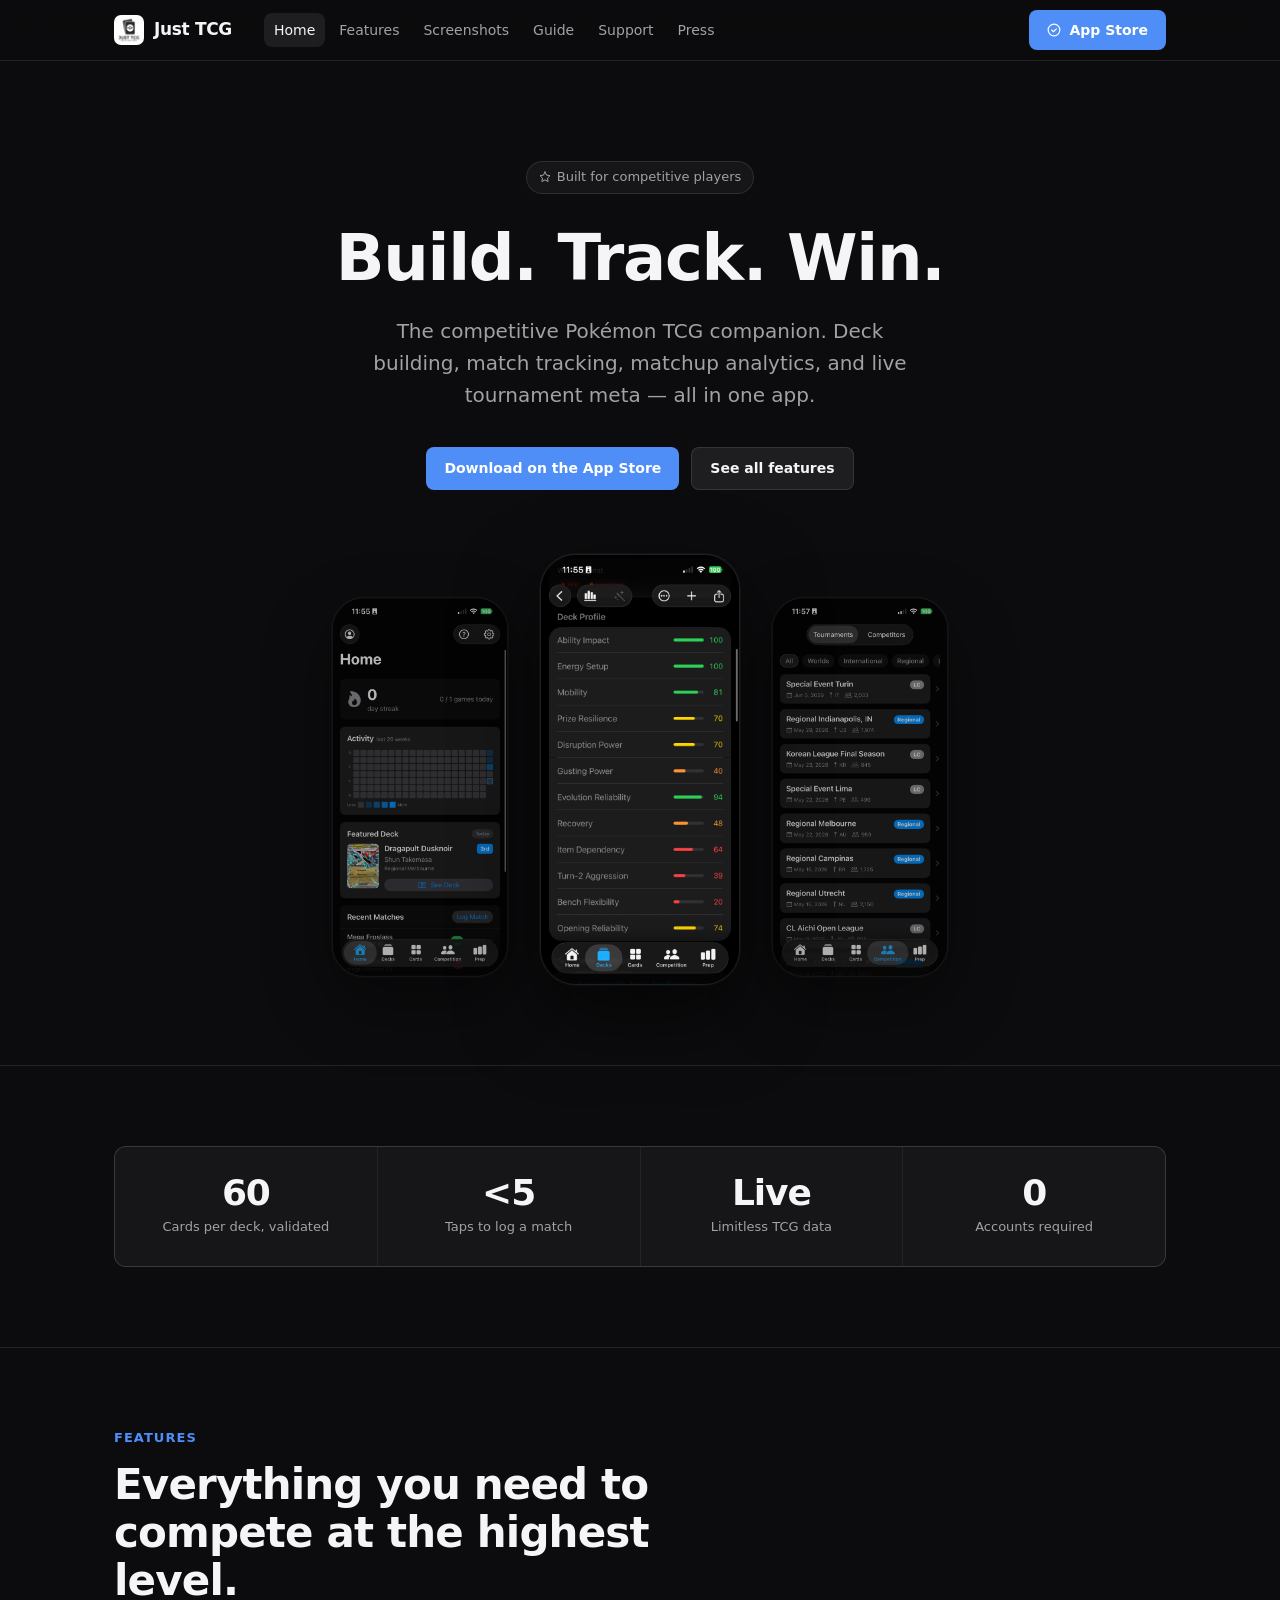
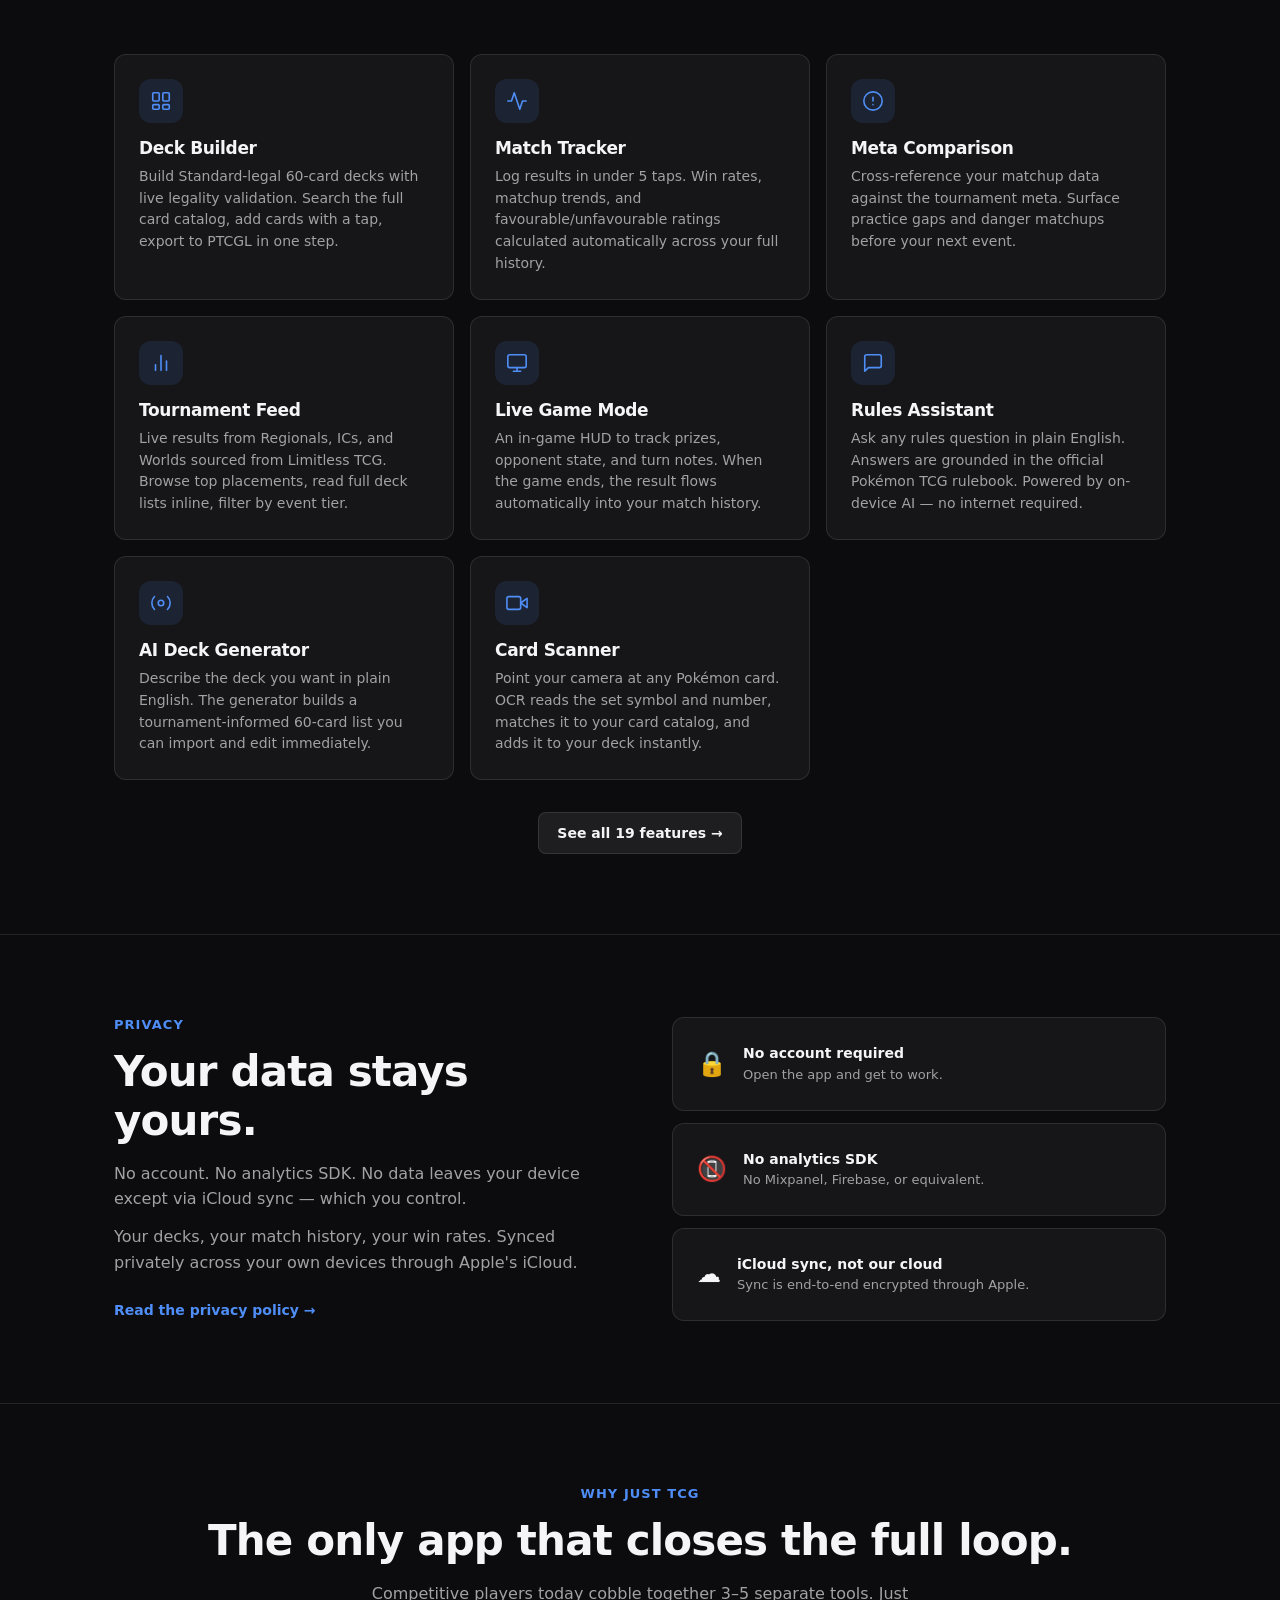
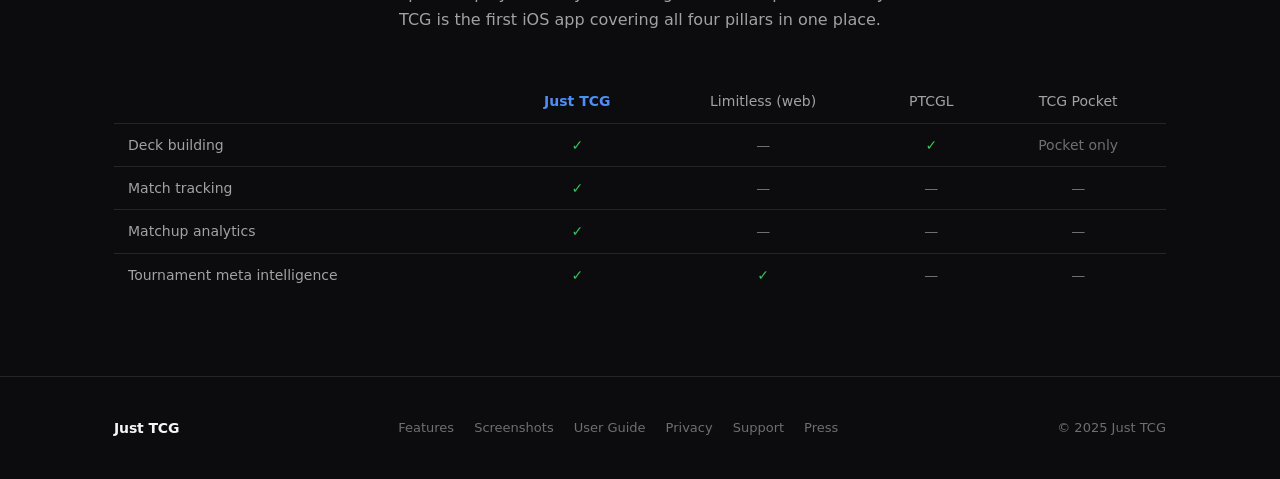
<file: docs/index.html>
<!DOCTYPE html>
<html lang="en">
<head>
  <meta charset="UTF-8">
  <meta name="viewport" content="width=device-width, initial-scale=1.0">
  <title>Just TCG — Competitive Pokémon TCG Companion</title>
  <meta name="description" content="Build decks, track matches, understand your matchups, and follow the tournament meta. Just TCG is the competitive Pokémon TCG companion for iOS.">
  <link rel="icon" type="image/png" href="assets/icon.png">
  <link rel="stylesheet" href="css/style.css">
</head>
<body>

<nav class="nav">
  <div class="nav-inner">
    <a class="nav-logo" href="index.html">
      <img src="assets/icon.png" alt="Just TCG icon">
      Just TCG
    </a>
    <div class="nav-links">
      <a href="index.html" class="active">Home</a>
      <a href="features.html">Features</a>
      <a href="screenshots.html">Screenshots</a>
      <a href="guide.html">Guide</a>
      <a href="support.html">Support</a>
      <a href="press.html">Press</a>
    </div>
    <div class="nav-cta">
      <a href="#" class="btn btn-primary">
        <svg width="14" height="14" viewBox="0 0 24 24" fill="none" stroke="currentColor" stroke-width="2" stroke-linecap="round" stroke-linejoin="round"><path d="M12 2a10 10 0 1 0 0 20A10 10 0 0 0 12 2z"/><path d="M8 12l3 3 5-5"/></svg>
        App Store
      </a>
    </div>
  </div>
</nav>

<!-- HERO -->
<section class="hero">
  <div class="container">
    <div class="hero-badge">
      <svg width="12" height="12" viewBox="0 0 24 24" fill="none" stroke="currentColor" stroke-width="2" stroke-linecap="round" stroke-linejoin="round"><polygon points="12 2 15.09 8.26 22 9.27 17 14.14 18.18 21.02 12 17.77 5.82 21.02 7 14.14 2 9.27 8.91 8.26 12 2"/></svg>
      Built for competitive players
    </div>
    <h1>Build. Track. Win.</h1>
    <p class="hero-sub">The competitive Pokémon TCG companion. Deck building, match tracking, matchup analytics, and live tournament meta — all in one app.</p>
    <div class="hero-actions">
      <a href="#" class="btn btn-primary">Download on the App Store</a>
      <a href="features.html" class="btn btn-secondary">See all features</a>
    </div>

    <!-- Phone screenshots -->
    <div class="phone-wrap">

      <div class="phone-screenshot">
        <img src="assets/screenshots/home.PNG" alt="Home dashboard">
      </div>

      <div class="phone-screenshot phone-screenshot--center">
        <img src="assets/screenshots/deck-stats.PNG" alt="Deck stats">
      </div>

      <div class="phone-screenshot">
        <img src="assets/screenshots/tournaments.PNG" alt="Tournament feed">
      </div>

    </div>
  </div>
</section>

<div class="divider"></div>

<!-- STATS -->
<section>
  <div class="container">
    <div class="stats-row">
      <div class="stat-item">
        <div class="stat-num">60</div>
        <div class="stat-label">Cards per deck, validated</div>
      </div>
      <div class="stat-item">
        <div class="stat-num">&lt;5</div>
        <div class="stat-label">Taps to log a match</div>
      </div>
      <div class="stat-item">
        <div class="stat-num">Live</div>
        <div class="stat-label">Limitless TCG data</div>
      </div>
      <div class="stat-item">
        <div class="stat-num">0</div>
        <div class="stat-label">Accounts required</div>
      </div>
    </div>
  </div>
</section>

<div class="divider"></div>

<!-- FEATURE HIGHLIGHTS -->
<section>
  <div class="container">
    <div class="section-label">Features</div>
    <h2 style="max-width:560px;margin-bottom:48px;">Everything you need to compete at the highest level.</h2>
    <div class="feature-grid">

      <div class="card">
        <div class="feature-icon">
          <svg viewBox="0 0 24 24"><rect x="3" y="3" width="7" height="9" rx="1"/><rect x="14" y="3" width="7" height="9" rx="1"/><rect x="3" y="16" width="7" height="5" rx="1"/><rect x="14" y="16" width="7" height="5" rx="1"/></svg>
        </div>
        <h3>Deck Builder</h3>
        <p>Build Standard-legal 60-card decks with live legality validation. Search the full card catalog, add cards with a tap, export to PTCGL in one step.</p>
      </div>

      <div class="card">
        <div class="feature-icon">
          <svg viewBox="0 0 24 24"><polyline points="22 12 18 12 15 21 9 3 6 12 2 12"/></svg>
        </div>
        <h3>Match Tracker</h3>
        <p>Log results in under 5 taps. Win rates, matchup trends, and favourable/unfavourable ratings calculated automatically across your full history.</p>
      </div>

      <div class="card">
        <div class="feature-icon">
          <svg viewBox="0 0 24 24"><circle cx="12" cy="12" r="10"/><line x1="12" y1="8" x2="12" y2="12"/><line x1="12" y1="16" x2="12.01" y2="16"/></svg>
        </div>
        <h3>Meta Comparison</h3>
        <p>Cross-reference your matchup data against the tournament meta. Surface practice gaps and danger matchups before your next event.</p>
      </div>

      <div class="card">
        <div class="feature-icon">
          <svg viewBox="0 0 24 24"><path d="M18 20V10"/><path d="M12 20V4"/><path d="M6 20v-6"/></svg>
        </div>
        <h3>Tournament Feed</h3>
        <p>Live results from Regionals, ICs, and Worlds sourced from Limitless TCG. Browse top placements, read full deck lists inline, filter by event tier.</p>
      </div>

      <div class="card">
        <div class="feature-icon">
          <svg viewBox="0 0 24 24"><rect x="2" y="3" width="20" height="14" rx="2"/><line x1="8" y1="21" x2="16" y2="21"/><line x1="12" y1="17" x2="12" y2="21"/></svg>
        </div>
        <h3>Live Game Mode</h3>
        <p>An in-game HUD to track prizes, opponent state, and turn notes. When the game ends, the result flows automatically into your match history.</p>
      </div>

      <div class="card">
        <div class="feature-icon">
          <svg viewBox="0 0 24 24"><path d="M21 15a2 2 0 0 1-2 2H7l-4 4V5a2 2 0 0 1 2-2h14a2 2 0 0 1 2 2z"/></svg>
        </div>
        <h3>Rules Assistant</h3>
        <p>Ask any rules question in plain English. Answers are grounded in the official Pokémon TCG rulebook. Powered by on-device AI — no internet required.</p>
      </div>

      <div class="card">
        <div class="feature-icon">
          <svg viewBox="0 0 24 24"><circle cx="12" cy="12" r="3"/><path d="M19.07 4.93a10 10 0 0 1 0 14.14"/><path d="M4.93 4.93a10 10 0 0 0 0 14.14"/></svg>
        </div>
        <h3>AI Deck Generator</h3>
        <p>Describe the deck you want in plain English. The generator builds a tournament-informed 60-card list you can import and edit immediately.</p>
      </div>

      <div class="card">
        <div class="feature-icon">
          <svg viewBox="0 0 24 24"><path d="M23 7l-7 5 7 5V7z"/><rect x="1" y="5" width="15" height="14" rx="2"/></svg>
        </div>
        <h3>Card Scanner</h3>
        <p>Point your camera at any Pokémon card. OCR reads the set symbol and number, matches it to your card catalog, and adds it to your deck instantly.</p>
      </div>

    </div>
    <div style="margin-top:32px;text-align:center;">
      <a href="features.html" class="btn btn-secondary">See all 19 features →</a>
    </div>
  </div>
</section>

<div class="divider"></div>

<!-- PRIVACY PITCH -->
<section>
  <div class="container" style="display:grid;grid-template-columns:1fr 1fr;gap:64px;align-items:center;">
    <div>
      <div class="section-label">Privacy</div>
      <h2>Your data stays yours.</h2>
      <p style="margin-top:16px;">No account. No analytics SDK. No data leaves your device except via iCloud sync — which you control.</p>
      <p>Your decks, your match history, your win rates. Synced privately across your own devices through Apple's iCloud.</p>
      <a href="privacy.html" style="display:inline-block;margin-top:24px;color:var(--accent);font-size:14px;font-weight:600;">Read the privacy policy →</a>
    </div>
    <div style="display:flex;flex-direction:column;gap:12px;">
      <div class="card" style="display:flex;align-items:center;gap:16px;">
        <span style="font-size:24px">🔒</span>
        <div>
          <div style="font-size:14px;font-weight:600;color:var(--text);">No account required</div>
          <div style="font-size:13px;color:var(--text-secondary);">Open the app and get to work.</div>
        </div>
      </div>
      <div class="card" style="display:flex;align-items:center;gap:16px;">
        <span style="font-size:24px">📵</span>
        <div>
          <div style="font-size:14px;font-weight:600;color:var(--text);">No analytics SDK</div>
          <div style="font-size:13px;color:var(--text-secondary);">No Mixpanel, Firebase, or equivalent.</div>
        </div>
      </div>
      <div class="card" style="display:flex;align-items:center;gap:16px;">
        <span style="font-size:24px">☁️</span>
        <div>
          <div style="font-size:14px;font-weight:600;color:var(--text);">iCloud sync, not our cloud</div>
          <div style="font-size:13px;color:var(--text-secondary);">Sync is end-to-end encrypted through Apple.</div>
        </div>
      </div>
    </div>
  </div>
</section>

<div class="divider"></div>

<!-- COMPETITIVE LANDSCAPE -->
<section>
  <div class="container text-center">
    <div class="section-label">Why Just TCG</div>
    <h2 style="margin-bottom:16px;">The only app that closes the full loop.</h2>
    <p style="max-width:560px;margin:0 auto 48px;">Competitive players today cobble together 3–5 separate tools. Just TCG is the first iOS app covering all four pillars in one place.</p>
    <div style="overflow-x:auto;">
      <table style="width:100%;border-collapse:collapse;font-size:14px;min-width:560px;">
        <thead>
          <tr style="border-bottom:1px solid var(--border);">
            <th style="text-align:left;padding:10px 14px;color:var(--text-secondary);font-weight:500;"></th>
            <th style="padding:10px 14px;color:var(--accent);font-weight:700;">Just TCG</th>
            <th style="padding:10px 14px;color:var(--text-secondary);font-weight:500;">Limitless (web)</th>
            <th style="padding:10px 14px;color:var(--text-secondary);font-weight:500;">PTCGL</th>
            <th style="padding:10px 14px;color:var(--text-secondary);font-weight:500;">TCG Pocket</th>
          </tr>
        </thead>
        <tbody>
          <tr style="border-bottom:1px solid var(--border);">
            <td style="text-align:left;padding:10px 14px;color:var(--text-secondary);">Deck building</td>
            <td style="text-align:center;padding:10px 14px;color:var(--success);">✓</td>
            <td style="text-align:center;padding:10px 14px;color:var(--text-tertiary);">—</td>
            <td style="text-align:center;padding:10px 14px;color:var(--success);">✓</td>
            <td style="text-align:center;padding:10px 14px;color:var(--text-tertiary);">Pocket only</td>
          </tr>
          <tr style="border-bottom:1px solid var(--border);">
            <td style="text-align:left;padding:10px 14px;color:var(--text-secondary);">Match tracking</td>
            <td style="text-align:center;padding:10px 14px;color:var(--success);">✓</td>
            <td style="text-align:center;padding:10px 14px;color:var(--text-tertiary);">—</td>
            <td style="text-align:center;padding:10px 14px;color:var(--text-tertiary);">—</td>
            <td style="text-align:center;padding:10px 14px;color:var(--text-tertiary);">—</td>
          </tr>
          <tr style="border-bottom:1px solid var(--border);">
            <td style="text-align:left;padding:10px 14px;color:var(--text-secondary);">Matchup analytics</td>
            <td style="text-align:center;padding:10px 14px;color:var(--success);">✓</td>
            <td style="text-align:center;padding:10px 14px;color:var(--text-tertiary);">—</td>
            <td style="text-align:center;padding:10px 14px;color:var(--text-tertiary);">—</td>
            <td style="text-align:center;padding:10px 14px;color:var(--text-tertiary);">—</td>
          </tr>
          <tr>
            <td style="text-align:left;padding:10px 14px;color:var(--text-secondary);">Tournament meta intelligence</td>
            <td style="text-align:center;padding:10px 14px;color:var(--success);">✓</td>
            <td style="text-align:center;padding:10px 14px;color:var(--success);">✓</td>
            <td style="text-align:center;padding:10px 14px;color:var(--text-tertiary);">—</td>
            <td style="text-align:center;padding:10px 14px;color:var(--text-tertiary);">—</td>
          </tr>
        </tbody>
      </table>
    </div>
  </div>
</section>

<footer>
  <div class="footer-inner">
    <div class="footer-logo">Just TCG</div>
    <div class="footer-links">
      <a href="features.html">Features</a>
      <a href="screenshots.html">Screenshots</a>
      <a href="guide.html">User Guide</a>
      <a href="privacy.html">Privacy</a>
      <a href="support.html">Support</a>
      <a href="press.html">Press</a>
    </div>
    <div class="footer-copy">© 2025 Just TCG</div>
  </div>
</footer>

</body>
</html>
</file>
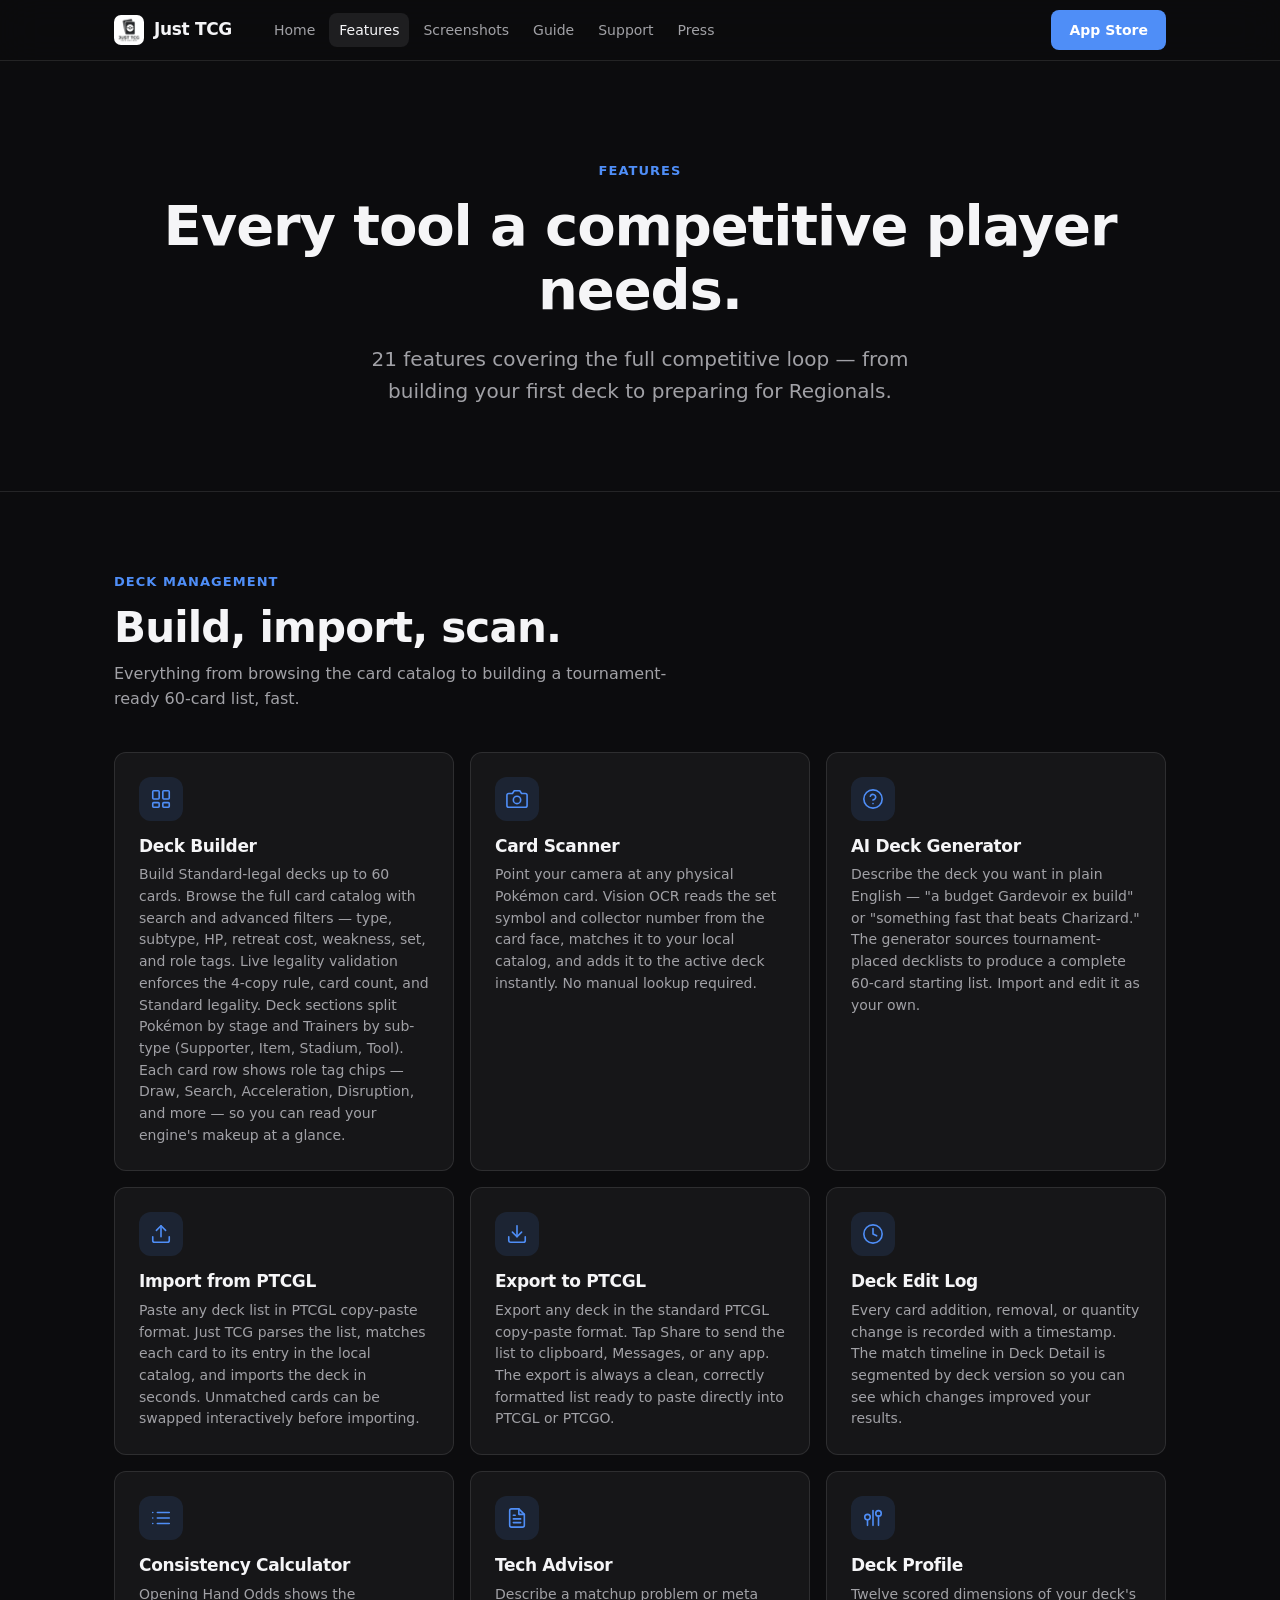
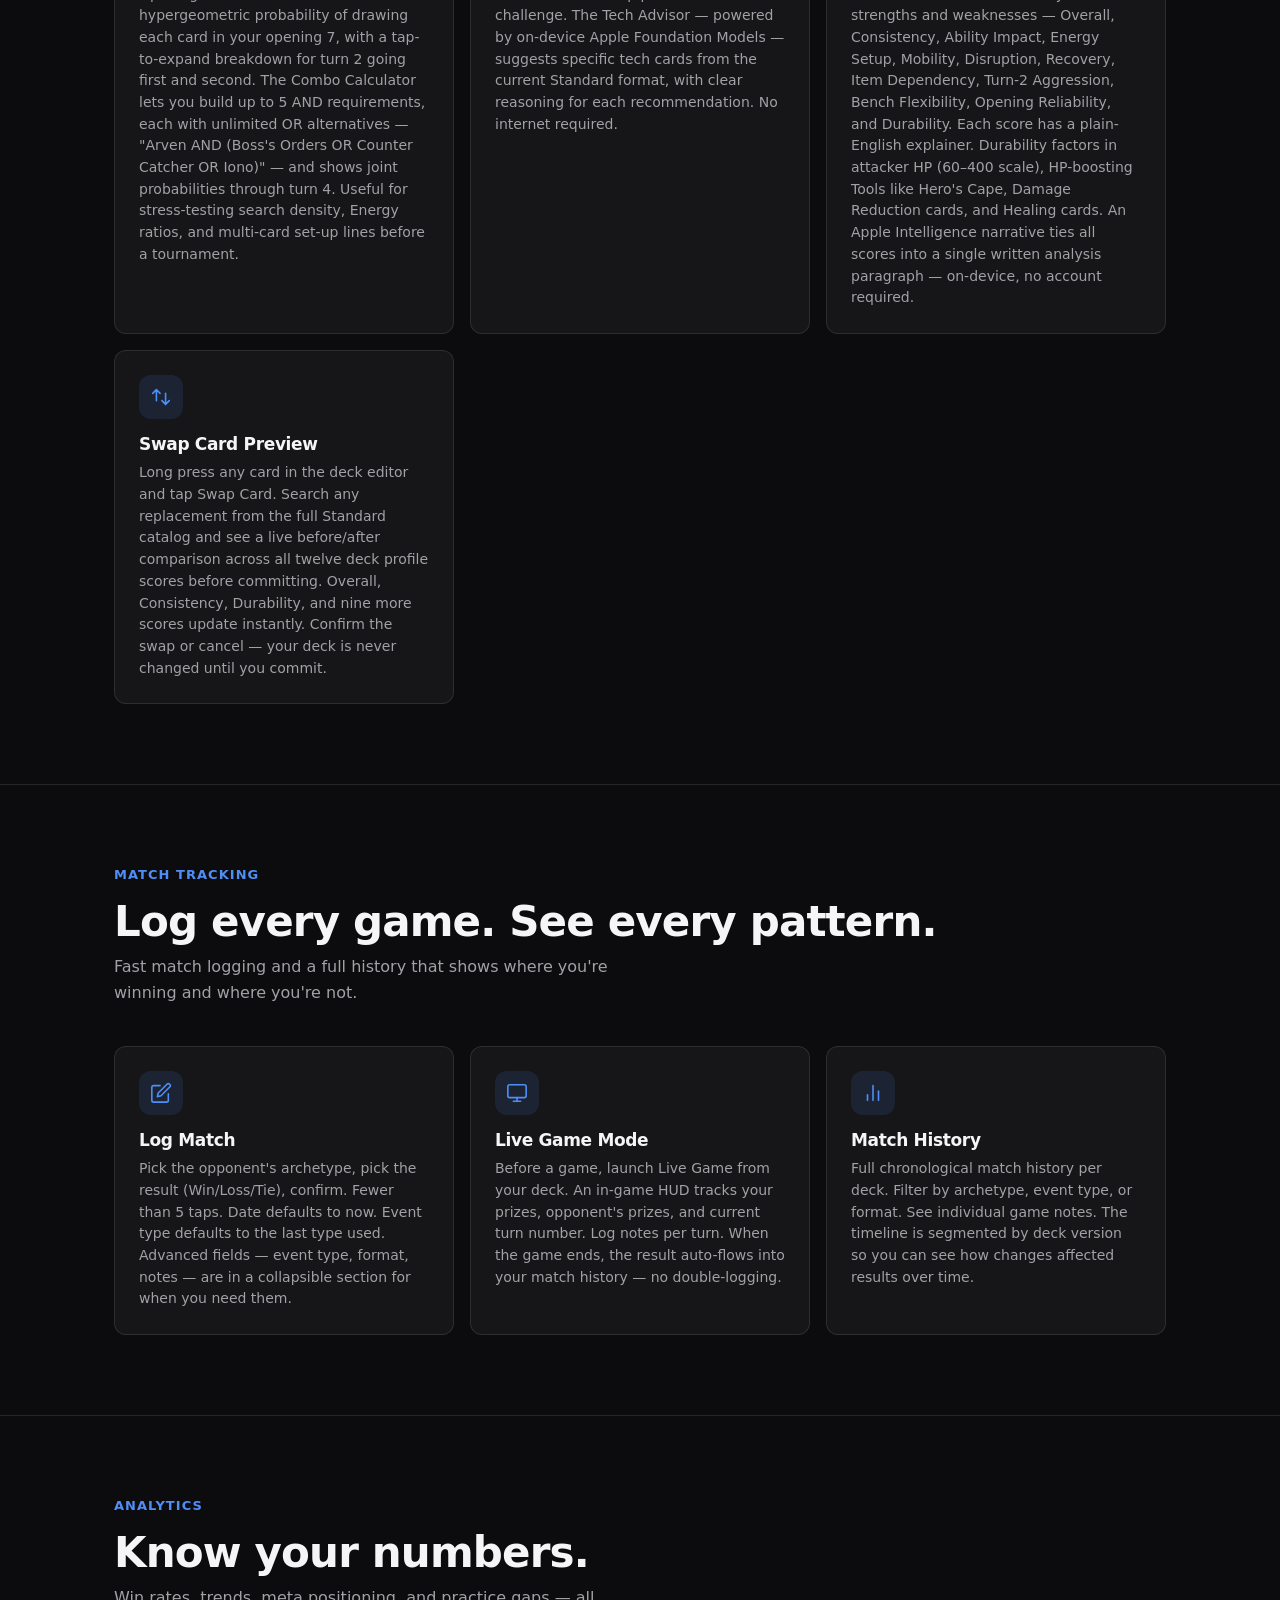
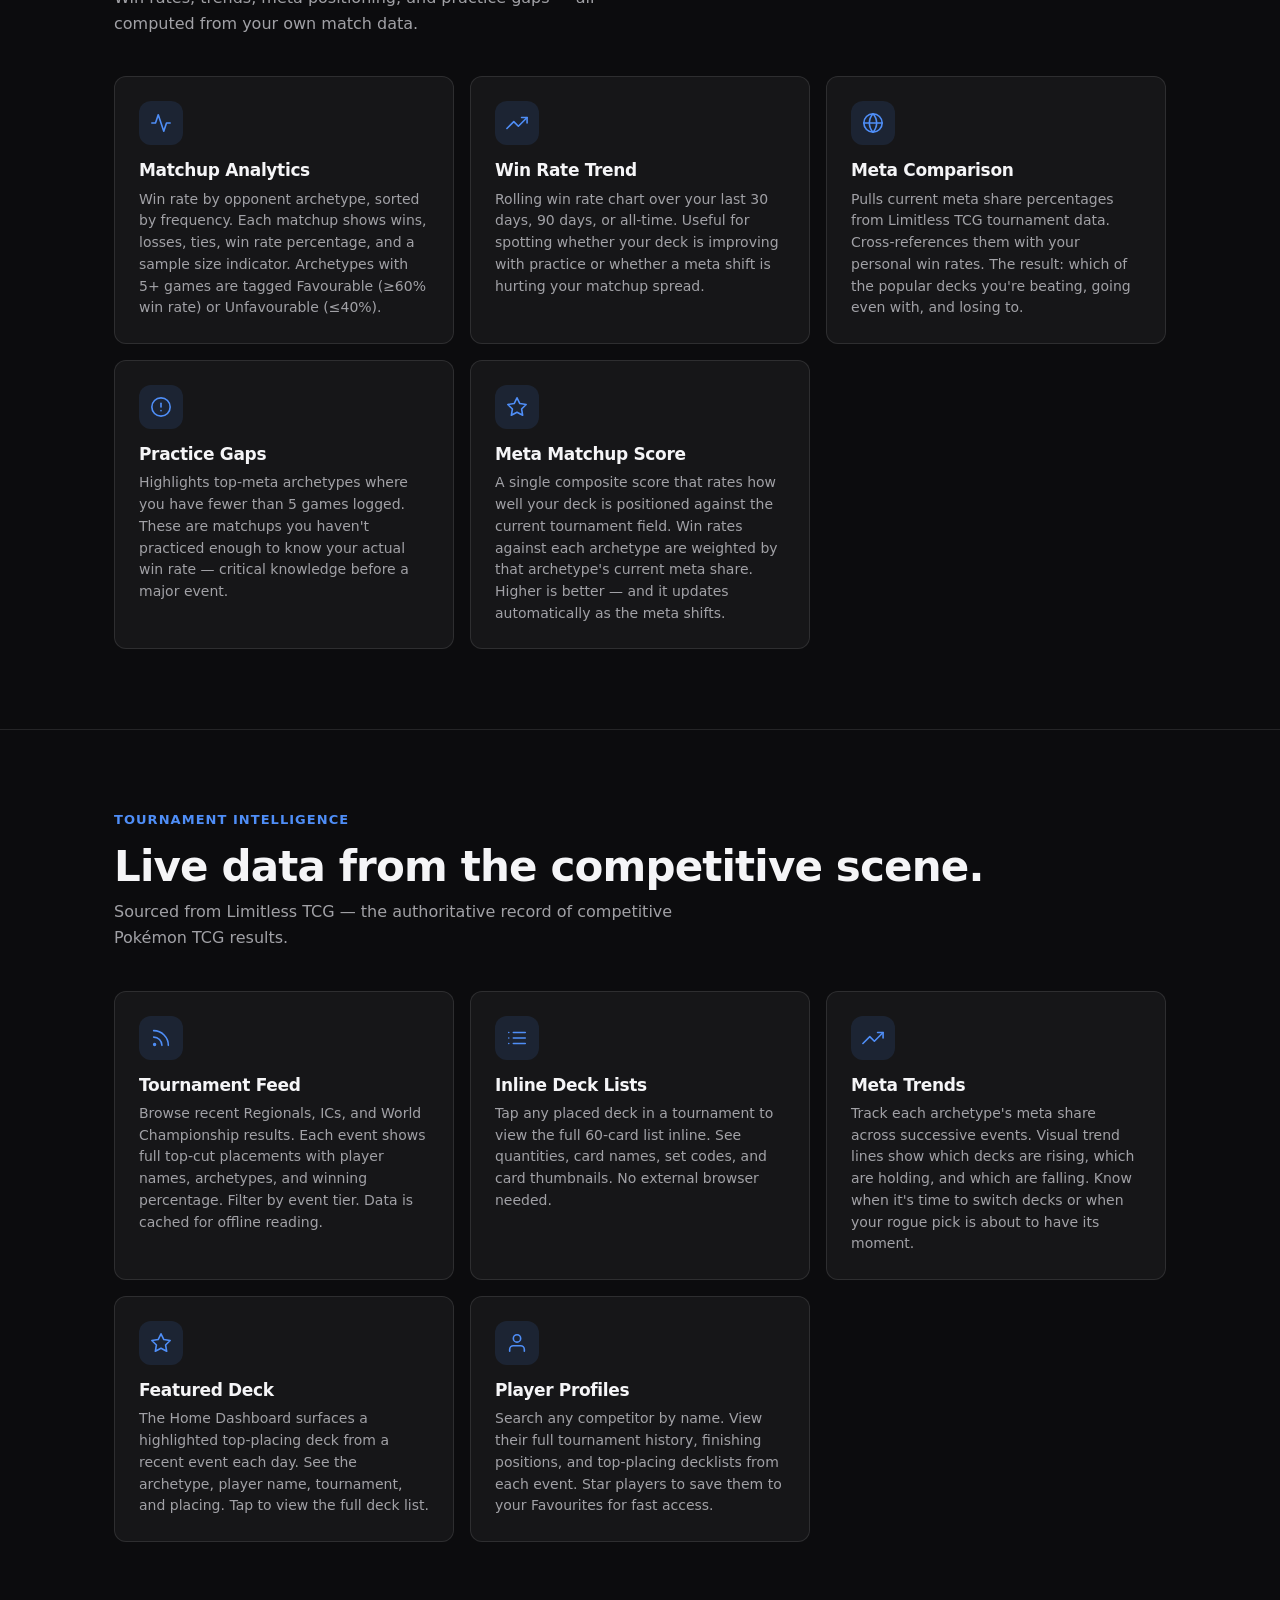
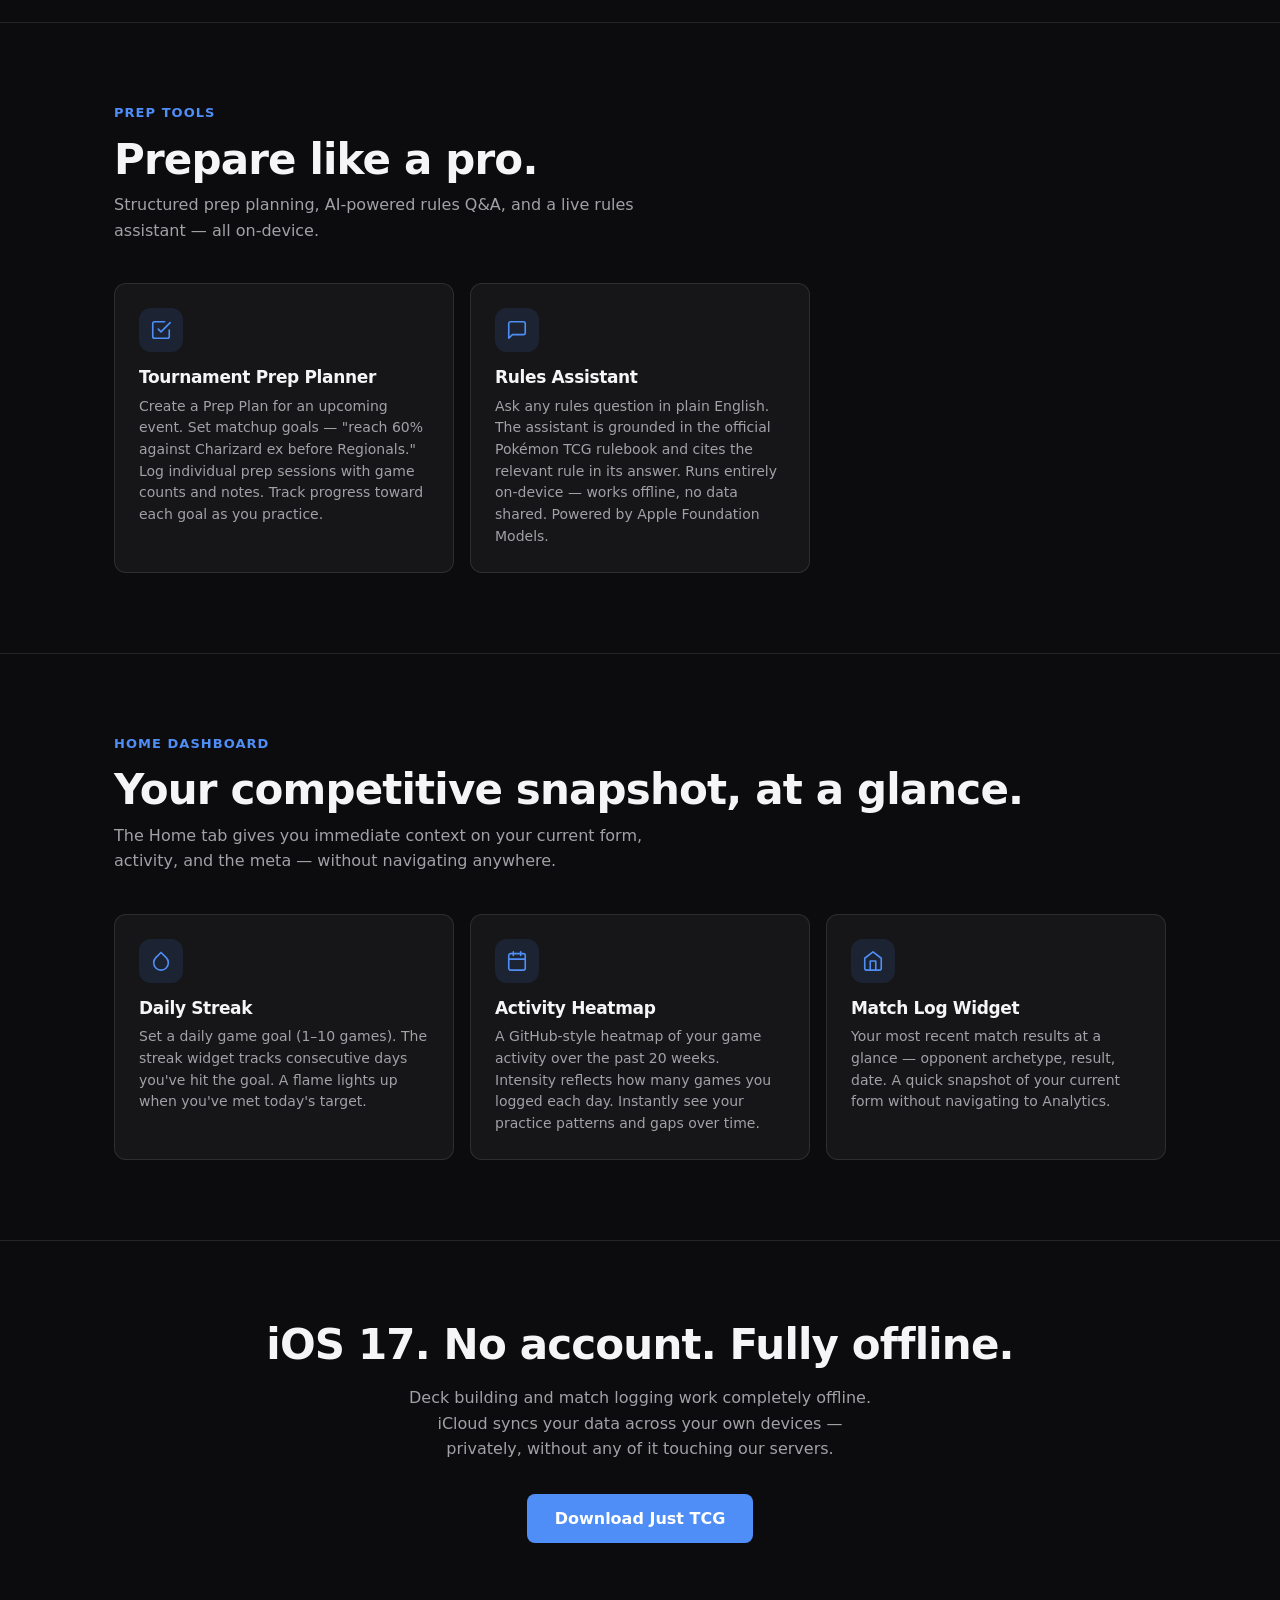
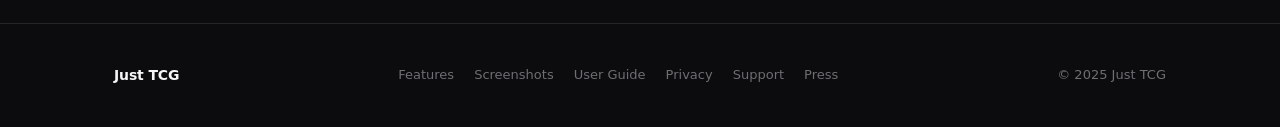
<file: docs/features.html>
<!DOCTYPE html>
<html lang="en">
<head>
  <meta charset="UTF-8">
  <meta name="viewport" content="width=device-width, initial-scale=1.0">
  <title>Features — Just TCG</title>
  <meta name="description" content="Deck building, match tracking, analytics, tournament meta, AI tools, and more. Everything in Just TCG.">
  <link rel="icon" type="image/png" href="assets/icon.png">
  <link rel="stylesheet" href="css/style.css">
</head>
<body>

<nav class="nav">
  <div class="nav-inner">
    <a class="nav-logo" href="index.html">
      <img src="assets/icon.png" alt="Just TCG icon">
      Just TCG
    </a>
    <div class="nav-links">
      <a href="index.html">Home</a>
      <a href="features.html" class="active">Features</a>
      <a href="screenshots.html">Screenshots</a>
      <a href="guide.html">Guide</a>
      <a href="support.html">Support</a>
      <a href="press.html">Press</a>
    </div>
    <div class="nav-cta">
      <a href="#" class="btn btn-primary">App Store</a>
    </div>
  </div>
</nav>

<section class="hero" style="padding-bottom:48px;">
  <div class="container">
    <div class="section-label">Features</div>
    <h1 style="font-size:clamp(34px,5vw,56px);">Every tool a competitive player needs.</h1>
    <p class="hero-sub">21 features covering the full competitive loop — from building your first deck to preparing for Regionals.</p>
  </div>
</section>

<div class="divider"></div>

<!-- DECK MANAGEMENT -->
<section>
  <div class="container">
    <div class="section-label">Deck Management</div>
    <h2 style="margin-bottom:8px;">Build, import, scan.</h2>
    <p style="max-width:560px;margin-bottom:40px;">Everything from browsing the card catalog to building a tournament-ready 60-card list, fast.</p>

    <div class="feature-grid">

      <div class="card">
        <div class="feature-icon">
          <svg viewBox="0 0 24 24" fill="none" stroke="var(--accent)" stroke-width="1.75" stroke-linecap="round" stroke-linejoin="round"><rect x="3" y="3" width="7" height="9" rx="1"/><rect x="14" y="3" width="7" height="9" rx="1"/><rect x="3" y="16" width="7" height="5" rx="1"/><rect x="14" y="16" width="7" height="5" rx="1"/></svg>
        </div>
        <h3>Deck Builder</h3>
        <p>Build Standard-legal decks up to 60 cards. Browse the full card catalog with search and advanced filters — type, subtype, HP, retreat cost, weakness, set, and role tags. Live legality validation enforces the 4-copy rule, card count, and Standard legality. Deck sections split Pokémon by stage and Trainers by sub-type (Supporter, Item, Stadium, Tool). Each card row shows role tag chips — Draw, Search, Acceleration, Disruption, and more — so you can read your engine's makeup at a glance.</p>
      </div>

      <div class="card">
        <div class="feature-icon">
          <svg viewBox="0 0 24 24" fill="none" stroke="var(--accent)" stroke-width="1.75" stroke-linecap="round" stroke-linejoin="round"><path d="M23 19a2 2 0 0 1-2 2H3a2 2 0 0 1-2-2V8a2 2 0 0 1 2-2h4l2-3h6l2 3h4a2 2 0 0 1 2 2z"/><circle cx="12" cy="13" r="4"/></svg>
        </div>
        <h3>Card Scanner</h3>
        <p>Point your camera at any physical Pokémon card. Vision OCR reads the set symbol and collector number from the card face, matches it to your local catalog, and adds it to the active deck instantly. No manual lookup required.</p>
      </div>

      <div class="card">
        <div class="feature-icon">
          <svg viewBox="0 0 24 24" fill="none" stroke="var(--accent)" stroke-width="1.75" stroke-linecap="round" stroke-linejoin="round"><circle cx="12" cy="12" r="10"/><path d="M9.09 9a3 3 0 0 1 5.83 1c0 2-3 3-3 3"/><line x1="12" y1="17" x2="12.01" y2="17"/></svg>
        </div>
        <h3>AI Deck Generator</h3>
        <p>Describe the deck you want in plain English — "a budget Gardevoir ex build" or "something fast that beats Charizard." The generator sources tournament-placed decklists to produce a complete 60-card starting list. Import and edit it as your own.</p>
      </div>

      <div class="card">
        <div class="feature-icon">
          <svg viewBox="0 0 24 24" fill="none" stroke="var(--accent)" stroke-width="1.75" stroke-linecap="round" stroke-linejoin="round"><path d="M21 15v4a2 2 0 0 1-2 2H5a2 2 0 0 1-2-2v-4"/><polyline points="17 8 12 3 7 8"/><line x1="12" y1="3" x2="12" y2="15"/></svg>
        </div>
        <h3>Import from PTCGL</h3>
        <p>Paste any deck list in PTCGL copy-paste format. Just TCG parses the list, matches each card to its entry in the local catalog, and imports the deck in seconds. Unmatched cards can be swapped interactively before importing.</p>
      </div>

      <div class="card">
        <div class="feature-icon">
          <svg viewBox="0 0 24 24" fill="none" stroke="var(--accent)" stroke-width="1.75" stroke-linecap="round" stroke-linejoin="round"><path d="M21 15v4a2 2 0 0 1-2 2H5a2 2 0 0 1-2-2v-4"/><polyline points="7 10 12 15 17 10"/><line x1="12" y1="15" x2="12" y2="3"/></svg>
        </div>
        <h3>Export to PTCGL</h3>
        <p>Export any deck in the standard PTCGL copy-paste format. Tap Share to send the list to clipboard, Messages, or any app. The export is always a clean, correctly formatted list ready to paste directly into PTCGL or PTCGO.</p>
      </div>

      <div class="card">
        <div class="feature-icon">
          <svg viewBox="0 0 24 24" fill="none" stroke="var(--accent)" stroke-width="1.75" stroke-linecap="round" stroke-linejoin="round"><circle cx="12" cy="12" r="10"/><polyline points="12 6 12 12 16 14"/></svg>
        </div>
        <h3>Deck Edit Log</h3>
        <p>Every card addition, removal, or quantity change is recorded with a timestamp. The match timeline in Deck Detail is segmented by deck version so you can see which changes improved your results.</p>
      </div>

      <div class="card">
        <div class="feature-icon">
          <svg viewBox="0 0 24 24" fill="none" stroke="var(--accent)" stroke-width="1.75" stroke-linecap="round" stroke-linejoin="round"><line x1="8" y1="6" x2="21" y2="6"/><line x1="8" y1="12" x2="21" y2="12"/><line x1="8" y1="18" x2="21" y2="18"/><line x1="3" y1="6" x2="3.01" y2="6"/><line x1="3" y1="12" x2="3.01" y2="12"/><line x1="3" y1="18" x2="3.01" y2="18"/></svg>
        </div>
        <h3>Consistency Calculator</h3>
        <p>Opening Hand Odds shows the hypergeometric probability of drawing each card in your opening 7, with a tap-to-expand breakdown for turn 2 going first and second. The Combo Calculator lets you build up to 5 AND requirements, each with unlimited OR alternatives — "Arven AND (Boss's Orders OR Counter Catcher OR Iono)" — and shows joint probabilities through turn 4. Useful for stress-testing search density, Energy ratios, and multi-card set-up lines before a tournament.</p>
      </div>

      <div class="card">
        <div class="feature-icon">
          <svg viewBox="0 0 24 24" fill="none" stroke="var(--accent)" stroke-width="1.75" stroke-linecap="round" stroke-linejoin="round"><path d="M14 2H6a2 2 0 0 0-2 2v16a2 2 0 0 0 2 2h12a2 2 0 0 0 2-2V8z"/><polyline points="14 2 14 8 20 8"/><line x1="16" y1="13" x2="8" y2="13"/><line x1="16" y1="17" x2="8" y2="17"/><polyline points="10 9 9 9 8 9"/></svg>
        </div>
        <h3>Tech Advisor</h3>
        <p>Describe a matchup problem or meta challenge. The Tech Advisor — powered by on-device Apple Foundation Models — suggests specific tech cards from the current Standard format, with clear reasoning for each recommendation. No internet required.</p>
      </div>

      <div class="card">
        <div class="feature-icon">
          <svg viewBox="0 0 24 24" fill="none" stroke="var(--accent)" stroke-width="1.75" stroke-linecap="round" stroke-linejoin="round"><path d="M18 20V10"/><path d="M12 20V4"/><path d="M6 20v-6"/><circle cx="18" cy="7" r="3"/><circle cx="6" cy="11" r="3"/></svg>
        </div>
        <h3>Deck Profile</h3>
        <p>Twelve scored dimensions of your deck's strengths and weaknesses — Overall, Consistency, Ability Impact, Energy Setup, Mobility, Disruption, Recovery, Item Dependency, Turn-2 Aggression, Bench Flexibility, Opening Reliability, and Durability. Each score has a plain-English explainer. Durability factors in attacker HP (60–400 scale), HP-boosting Tools like Hero's Cape, Damage Reduction cards, and Healing cards. An Apple Intelligence narrative ties all scores into a single written analysis paragraph — on-device, no account required.</p>
      </div>

      <div class="card">
        <div class="feature-icon">
          <svg viewBox="0 0 24 24" fill="none" stroke="var(--accent)" stroke-width="1.75" stroke-linecap="round" stroke-linejoin="round"><path d="M7 16V4m0 0L3 8m4-4 4 4"/><path d="M17 8v12m0 0 4-4m-4 4-4-4"/></svg>
        </div>
        <h3>Swap Card Preview</h3>
        <p>Long press any card in the deck editor and tap Swap Card. Search any replacement from the full Standard catalog and see a live before/after comparison across all twelve deck profile scores before committing. Overall, Consistency, Durability, and nine more scores update instantly. Confirm the swap or cancel — your deck is never changed until you commit.</p>
      </div>

    </div>
  </div>
</section>

<div class="divider"></div>

<!-- MATCH TRACKING -->
<section>
  <div class="container">
    <div class="section-label">Match Tracking</div>
    <h2 style="margin-bottom:8px;">Log every game. See every pattern.</h2>
    <p style="max-width:560px;margin-bottom:40px;">Fast match logging and a full history that shows where you're winning and where you're not.</p>

    <div class="feature-grid">

      <div class="card">
        <div class="feature-icon">
          <svg viewBox="0 0 24 24" fill="none" stroke="var(--accent)" stroke-width="1.75" stroke-linecap="round" stroke-linejoin="round"><path d="M11 4H4a2 2 0 0 0-2 2v14a2 2 0 0 0 2 2h14a2 2 0 0 0 2-2v-7"/><path d="M18.5 2.5a2.121 2.121 0 0 1 3 3L12 15l-4 1 1-4 9.5-9.5z"/></svg>
        </div>
        <h3>Log Match</h3>
        <p>Pick the opponent's archetype, pick the result (Win/Loss/Tie), confirm. Fewer than 5 taps. Date defaults to now. Event type defaults to the last type used. Advanced fields — event type, format, notes — are in a collapsible section for when you need them.</p>
      </div>

      <div class="card">
        <div class="feature-icon">
          <svg viewBox="0 0 24 24" fill="none" stroke="var(--accent)" stroke-width="1.75" stroke-linecap="round" stroke-linejoin="round"><rect x="2" y="3" width="20" height="14" rx="2"/><line x1="8" y1="21" x2="16" y2="21"/><line x1="12" y1="17" x2="12" y2="21"/></svg>
        </div>
        <h3>Live Game Mode</h3>
        <p>Before a game, launch Live Game from your deck. An in-game HUD tracks your prizes, opponent's prizes, and current turn number. Log notes per turn. When the game ends, the result auto-flows into your match history — no double-logging.</p>
      </div>

      <div class="card">
        <div class="feature-icon">
          <svg viewBox="0 0 24 24" fill="none" stroke="var(--accent)" stroke-width="1.75" stroke-linecap="round" stroke-linejoin="round"><path d="M18 20V10"/><path d="M12 20V4"/><path d="M6 20v-6"/></svg>
        </div>
        <h3>Match History</h3>
        <p>Full chronological match history per deck. Filter by archetype, event type, or format. See individual game notes. The timeline is segmented by deck version so you can see how changes affected results over time.</p>
      </div>

    </div>
  </div>
</section>

<div class="divider"></div>

<!-- ANALYTICS -->
<section>
  <div class="container">
    <div class="section-label">Analytics</div>
    <h2 style="margin-bottom:8px;">Know your numbers.</h2>
    <p style="max-width:560px;margin-bottom:40px;">Win rates, trends, meta positioning, and practice gaps — all computed from your own match data.</p>

    <div class="feature-grid">

      <div class="card">
        <div class="feature-icon">
          <svg viewBox="0 0 24 24" fill="none" stroke="var(--accent)" stroke-width="1.75" stroke-linecap="round" stroke-linejoin="round"><polyline points="22 12 18 12 15 21 9 3 6 12 2 12"/></svg>
        </div>
        <h3>Matchup Analytics</h3>
        <p>Win rate by opponent archetype, sorted by frequency. Each matchup shows wins, losses, ties, win rate percentage, and a sample size indicator. Archetypes with 5+ games are tagged Favourable (≥60% win rate) or Unfavourable (≤40%).</p>
      </div>

      <div class="card">
        <div class="feature-icon">
          <svg viewBox="0 0 24 24" fill="none" stroke="var(--accent)" stroke-width="1.75" stroke-linecap="round" stroke-linejoin="round"><polyline points="23 6 13.5 15.5 8.5 10.5 1 18"/><polyline points="17 6 23 6 23 12"/></svg>
        </div>
        <h3>Win Rate Trend</h3>
        <p>Rolling win rate chart over your last 30 days, 90 days, or all-time. Useful for spotting whether your deck is improving with practice or whether a meta shift is hurting your matchup spread.</p>
      </div>

      <div class="card">
        <div class="feature-icon">
          <svg viewBox="0 0 24 24" fill="none" stroke="var(--accent)" stroke-width="1.75" stroke-linecap="round" stroke-linejoin="round"><circle cx="12" cy="12" r="10"/><line x1="2" y1="12" x2="22" y2="12"/><path d="M12 2a15.3 15.3 0 0 1 4 10 15.3 15.3 0 0 1-4 10 15.3 15.3 0 0 1-4-10 15.3 15.3 0 0 1 4-10z"/></svg>
        </div>
        <h3>Meta Comparison</h3>
        <p>Pulls current meta share percentages from Limitless TCG tournament data. Cross-references them with your personal win rates. The result: which of the popular decks you're beating, going even with, and losing to.</p>
      </div>

      <div class="card">
        <div class="feature-icon">
          <svg viewBox="0 0 24 24" fill="none" stroke="var(--accent)" stroke-width="1.75" stroke-linecap="round" stroke-linejoin="round"><circle cx="12" cy="12" r="10"/><line x1="12" y1="8" x2="12" y2="12"/><line x1="12" y1="16" x2="12.01" y2="16"/></svg>
        </div>
        <h3>Practice Gaps</h3>
        <p>Highlights top-meta archetypes where you have fewer than 5 games logged. These are matchups you haven't practiced enough to know your actual win rate — critical knowledge before a major event.</p>
      </div>

      <div class="card">
        <div class="feature-icon">
          <svg viewBox="0 0 24 24" fill="none" stroke="var(--accent)" stroke-width="1.75" stroke-linecap="round" stroke-linejoin="round"><polygon points="12 2 15.09 8.26 22 9.27 17 14.14 18.18 21.02 12 17.77 5.82 21.02 7 14.14 2 9.27 8.91 8.26 12 2"/></svg>
        </div>
        <h3>Meta Matchup Score</h3>
        <p>A single composite score that rates how well your deck is positioned against the current tournament field. Win rates against each archetype are weighted by that archetype's current meta share. Higher is better — and it updates automatically as the meta shifts.</p>
      </div>

    </div>
  </div>
</section>

<div class="divider"></div>

<!-- TOURNAMENT INTELLIGENCE -->
<section>
  <div class="container">
    <div class="section-label">Tournament Intelligence</div>
    <h2 style="margin-bottom:8px;">Live data from the competitive scene.</h2>
    <p style="max-width:560px;margin-bottom:40px;">Sourced from Limitless TCG — the authoritative record of competitive Pokémon TCG results.</p>

    <div class="feature-grid">

      <div class="card">
        <div class="feature-icon">
          <svg viewBox="0 0 24 24" fill="none" stroke="var(--accent)" stroke-width="1.75" stroke-linecap="round" stroke-linejoin="round"><path d="M4 11a9 9 0 0 1 9 9"/><path d="M4 4a16 16 0 0 1 16 16"/><circle cx="5" cy="19" r="1"/></svg>
        </div>
        <h3>Tournament Feed</h3>
        <p>Browse recent Regionals, ICs, and World Championship results. Each event shows full top-cut placements with player names, archetypes, and winning percentage. Filter by event tier. Data is cached for offline reading.</p>
      </div>

      <div class="card">
        <div class="feature-icon">
          <svg viewBox="0 0 24 24" fill="none" stroke="var(--accent)" stroke-width="1.75" stroke-linecap="round" stroke-linejoin="round"><line x1="8" y1="6" x2="21" y2="6"/><line x1="8" y1="12" x2="21" y2="12"/><line x1="8" y1="18" x2="21" y2="18"/><line x1="3" y1="6" x2="3.01" y2="6"/><line x1="3" y1="12" x2="3.01" y2="12"/><line x1="3" y1="18" x2="3.01" y2="18"/></svg>
        </div>
        <h3>Inline Deck Lists</h3>
        <p>Tap any placed deck in a tournament to view the full 60-card list inline. See quantities, card names, set codes, and card thumbnails. No external browser needed.</p>
      </div>

      <div class="card">
        <div class="feature-icon">
          <svg viewBox="0 0 24 24" fill="none" stroke="var(--accent)" stroke-width="1.75" stroke-linecap="round" stroke-linejoin="round"><polyline points="23 6 13.5 15.5 8.5 10.5 1 18"/><polyline points="17 6 23 6 23 12"/></svg>
        </div>
        <h3>Meta Trends</h3>
        <p>Track each archetype's meta share across successive events. Visual trend lines show which decks are rising, which are holding, and which are falling. Know when it's time to switch decks or when your rogue pick is about to have its moment.</p>
      </div>

      <div class="card">
        <div class="feature-icon">
          <svg viewBox="0 0 24 24" fill="none" stroke="var(--accent)" stroke-width="1.75" stroke-linecap="round" stroke-linejoin="round"><polygon points="12 2 15.09 8.26 22 9.27 17 14.14 18.18 21.02 12 17.77 5.82 21.02 7 14.14 2 9.27 8.91 8.26 12 2"/></svg>
        </div>
        <h3>Featured Deck</h3>
        <p>The Home Dashboard surfaces a highlighted top-placing deck from a recent event each day. See the archetype, player name, tournament, and placing. Tap to view the full deck list.</p>
      </div>

      <div class="card">
        <div class="feature-icon">
          <svg viewBox="0 0 24 24" fill="none" stroke="var(--accent)" stroke-width="1.75" stroke-linecap="round" stroke-linejoin="round"><path d="M20 21v-2a4 4 0 0 0-4-4H8a4 4 0 0 0-4 4v2"/><circle cx="12" cy="7" r="4"/></svg>
        </div>
        <h3>Player Profiles</h3>
        <p>Search any competitor by name. View their full tournament history, finishing positions, and top-placing decklists from each event. Star players to save them to your Favourites for fast access.</p>
      </div>

    </div>
  </div>
</section>

<div class="divider"></div>

<!-- PREP & AI -->
<section>
  <div class="container">
    <div class="section-label">Prep Tools</div>
    <h2 style="margin-bottom:8px;">Prepare like a pro.</h2>
    <p style="max-width:560px;margin-bottom:40px;">Structured prep planning, AI-powered rules Q&A, and a live rules assistant — all on-device.</p>

    <div class="feature-grid">

      <div class="card">
        <div class="feature-icon">
          <svg viewBox="0 0 24 24" fill="none" stroke="var(--accent)" stroke-width="1.75" stroke-linecap="round" stroke-linejoin="round"><path d="M9 11l3 3L22 4"/><path d="M21 12v7a2 2 0 0 1-2 2H5a2 2 0 0 1-2-2V5a2 2 0 0 1 2-2h11"/></svg>
        </div>
        <h3>Tournament Prep Planner</h3>
        <p>Create a Prep Plan for an upcoming event. Set matchup goals — "reach 60% against Charizard ex before Regionals." Log individual prep sessions with game counts and notes. Track progress toward each goal as you practice.</p>
      </div>

      <div class="card">
        <div class="feature-icon">
          <svg viewBox="0 0 24 24" fill="none" stroke="var(--accent)" stroke-width="1.75" stroke-linecap="round" stroke-linejoin="round"><path d="M21 15a2 2 0 0 1-2 2H7l-4 4V5a2 2 0 0 1 2-2h14a2 2 0 0 1 2 2z"/></svg>
        </div>
        <h3>Rules Assistant</h3>
        <p>Ask any rules question in plain English. The assistant is grounded in the official Pokémon TCG rulebook and cites the relevant rule in its answer. Runs entirely on-device — works offline, no data shared. Powered by Apple Foundation Models.</p>
      </div>

    </div>
  </div>
</section>

<div class="divider"></div>

<!-- HOME -->
<section>
  <div class="container">
    <div class="section-label">Home Dashboard</div>
    <h2 style="margin-bottom:8px;">Your competitive snapshot, at a glance.</h2>
    <p style="max-width:560px;margin-bottom:40px;">The Home tab gives you immediate context on your current form, activity, and the meta — without navigating anywhere.</p>

    <div class="feature-grid">

      <div class="card">
        <div class="feature-icon">
          <svg viewBox="0 0 24 24" fill="none" stroke="var(--accent)" stroke-width="1.75" stroke-linecap="round" stroke-linejoin="round"><path d="M12 2.69l5.66 5.66a8 8 0 1 1-11.31 0z"/></svg>
        </div>
        <h3>Daily Streak</h3>
        <p>Set a daily game goal (1–10 games). The streak widget tracks consecutive days you've hit the goal. A flame lights up when you've met today's target.</p>
      </div>

      <div class="card">
        <div class="feature-icon">
          <svg viewBox="0 0 24 24" fill="none" stroke="var(--accent)" stroke-width="1.75" stroke-linecap="round" stroke-linejoin="round"><rect x="3" y="4" width="18" height="18" rx="2"/><line x1="16" y1="2" x2="16" y2="6"/><line x1="8" y1="2" x2="8" y2="6"/><line x1="3" y1="10" x2="21" y2="10"/></svg>
        </div>
        <h3>Activity Heatmap</h3>
        <p>A GitHub-style heatmap of your game activity over the past 20 weeks. Intensity reflects how many games you logged each day. Instantly see your practice patterns and gaps over time.</p>
      </div>

      <div class="card">
        <div class="feature-icon">
          <svg viewBox="0 0 24 24" fill="none" stroke="var(--accent)" stroke-width="1.75" stroke-linecap="round" stroke-linejoin="round"><path d="M3 9l9-7 9 7v11a2 2 0 0 1-2 2H5a2 2 0 0 1-2-2z"/><polyline points="9 22 9 12 15 12 15 22"/></svg>
        </div>
        <h3>Match Log Widget</h3>
        <p>Your most recent match results at a glance — opponent archetype, result, date. A quick snapshot of your current form without navigating to Analytics.</p>
      </div>

    </div>
  </div>
</section>

<div class="divider"></div>

<section>
  <div class="container text-center">
    <h2 style="margin-bottom:16px;">iOS 17. No account. Fully offline.</h2>
    <p style="max-width:480px;margin:0 auto 32px;">Deck building and match logging work completely offline. iCloud syncs your data across your own devices — privately, without any of it touching our servers.</p>
    <a href="#" class="btn btn-primary" style="font-size:16px;padding:12px 28px;">Download Just TCG</a>
  </div>
</section>

<footer>
  <div class="footer-inner">
    <div class="footer-logo">Just TCG</div>
    <div class="footer-links">
      <a href="features.html">Features</a>
      <a href="screenshots.html">Screenshots</a>
      <a href="guide.html">User Guide</a>
      <a href="privacy.html">Privacy</a>
      <a href="support.html">Support</a>
      <a href="press.html">Press</a>
    </div>
    <div class="footer-copy">© 2025 Just TCG</div>
  </div>
</footer>

</body>
</html>
</file>
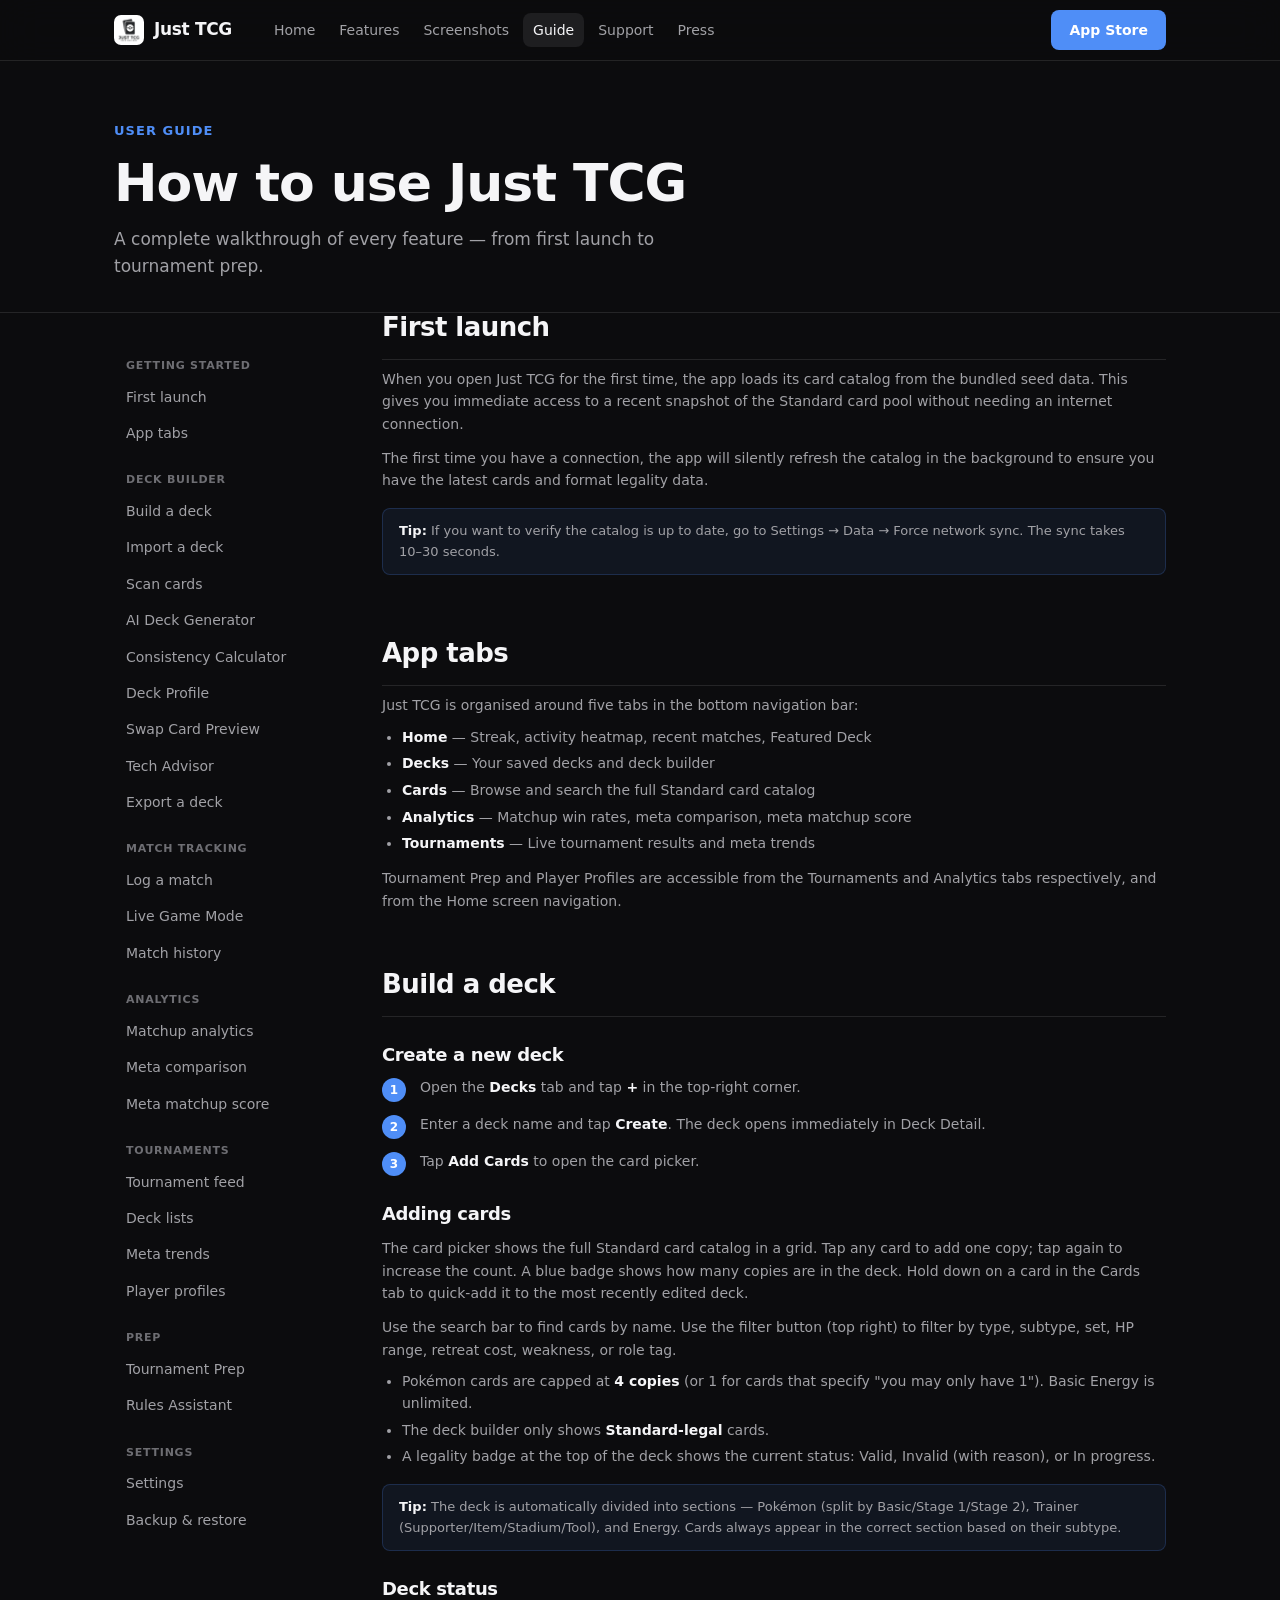
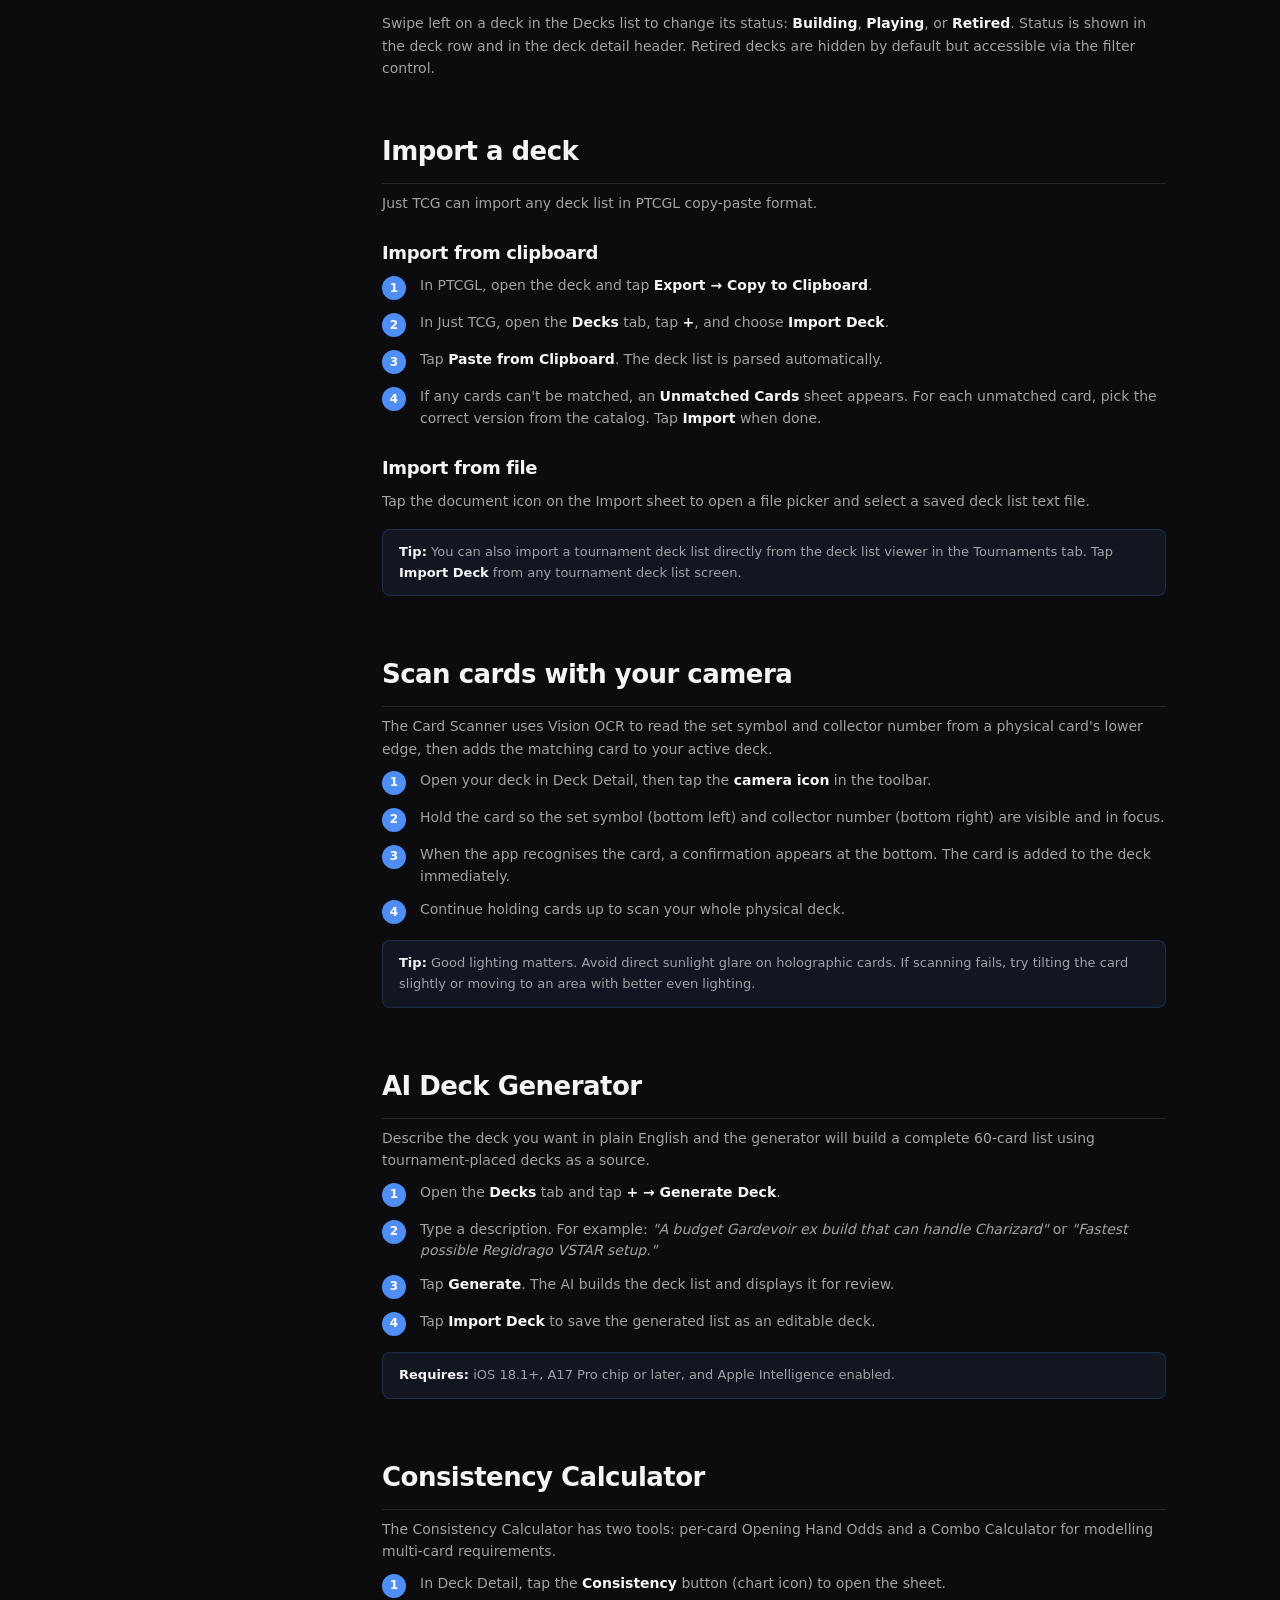
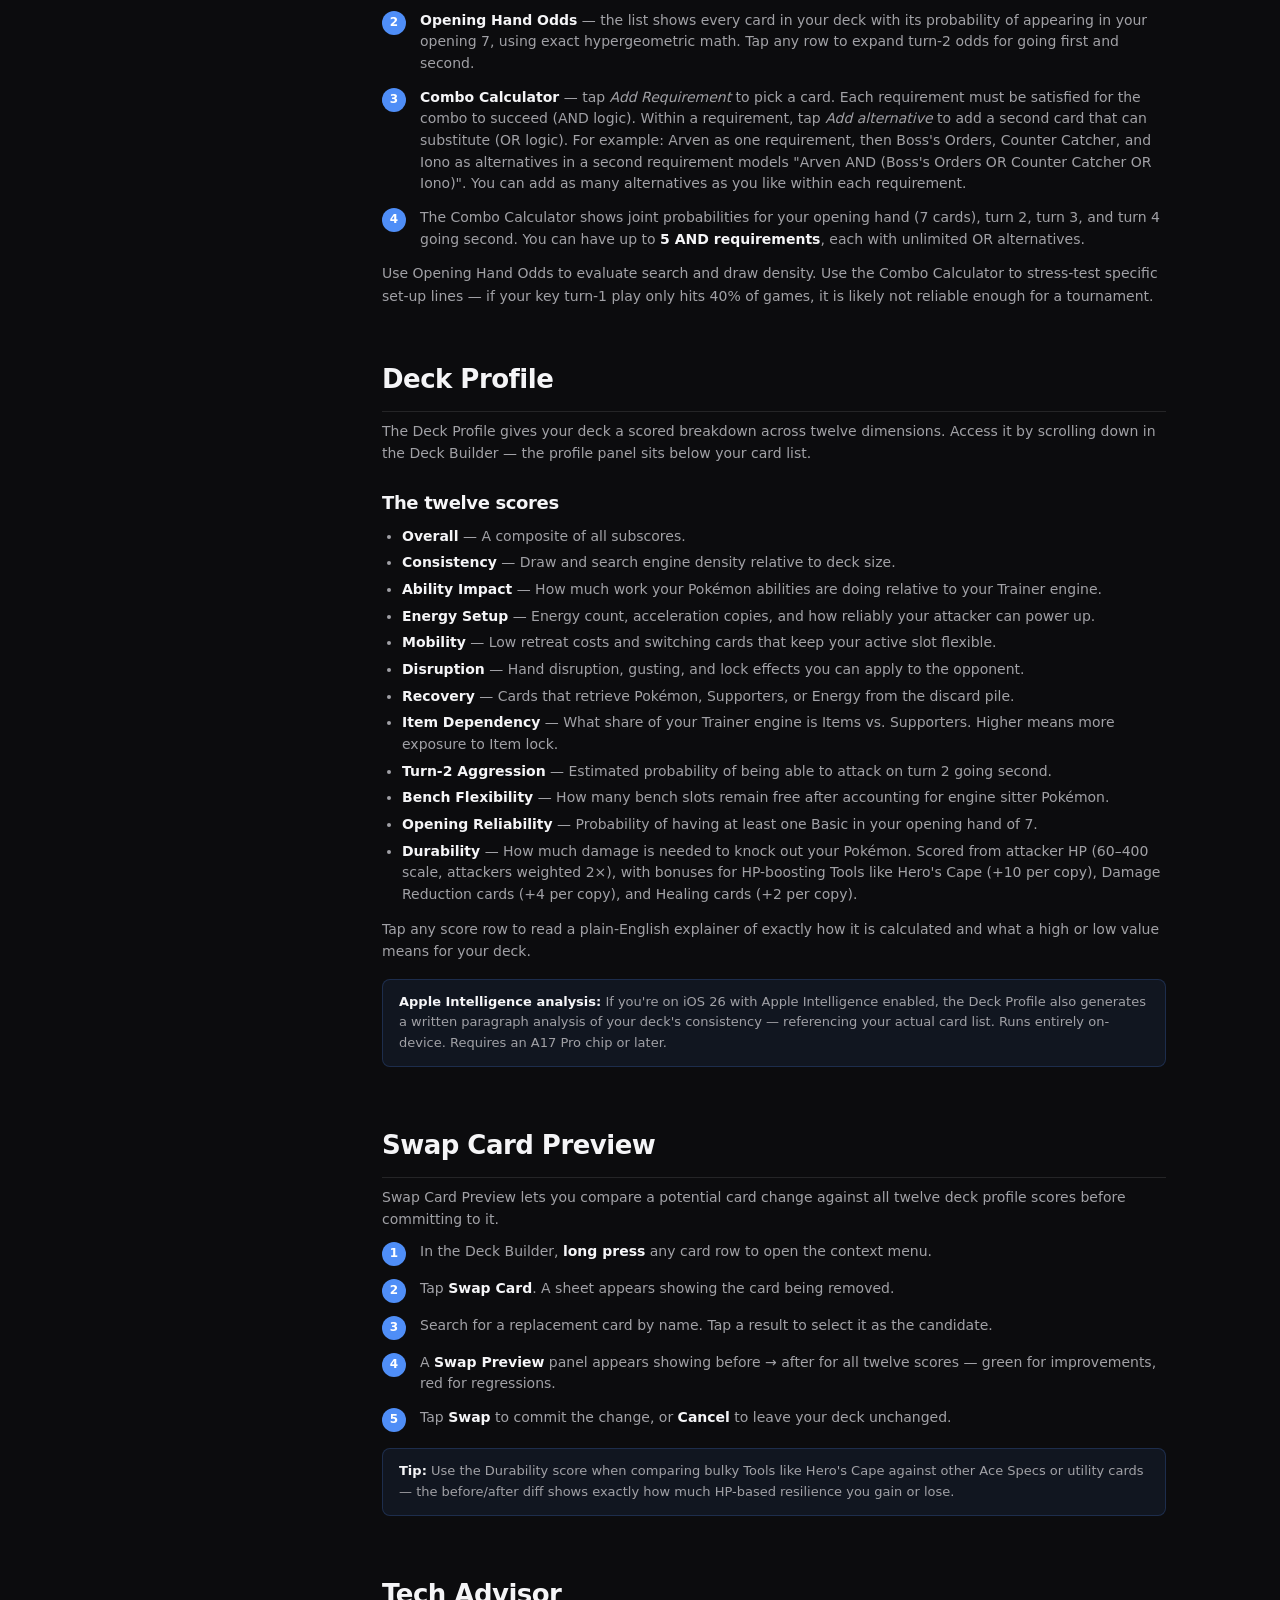
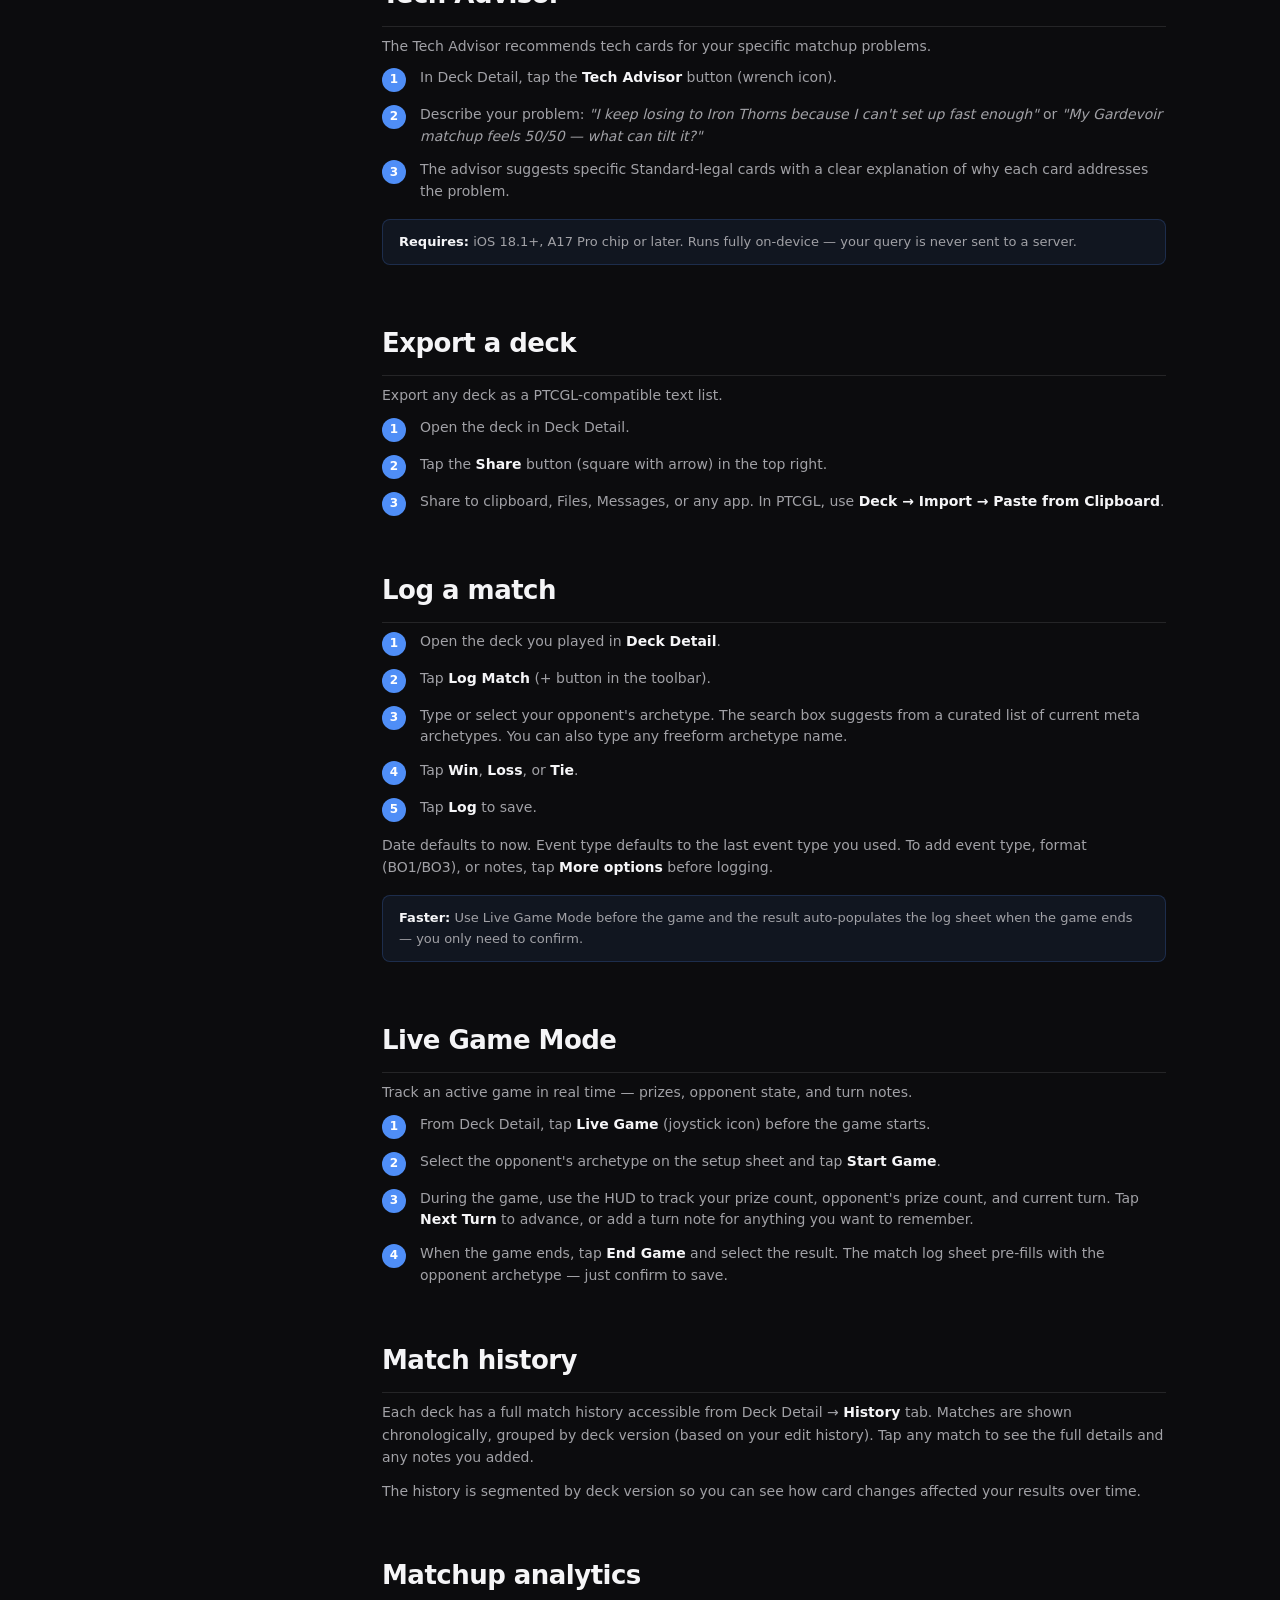
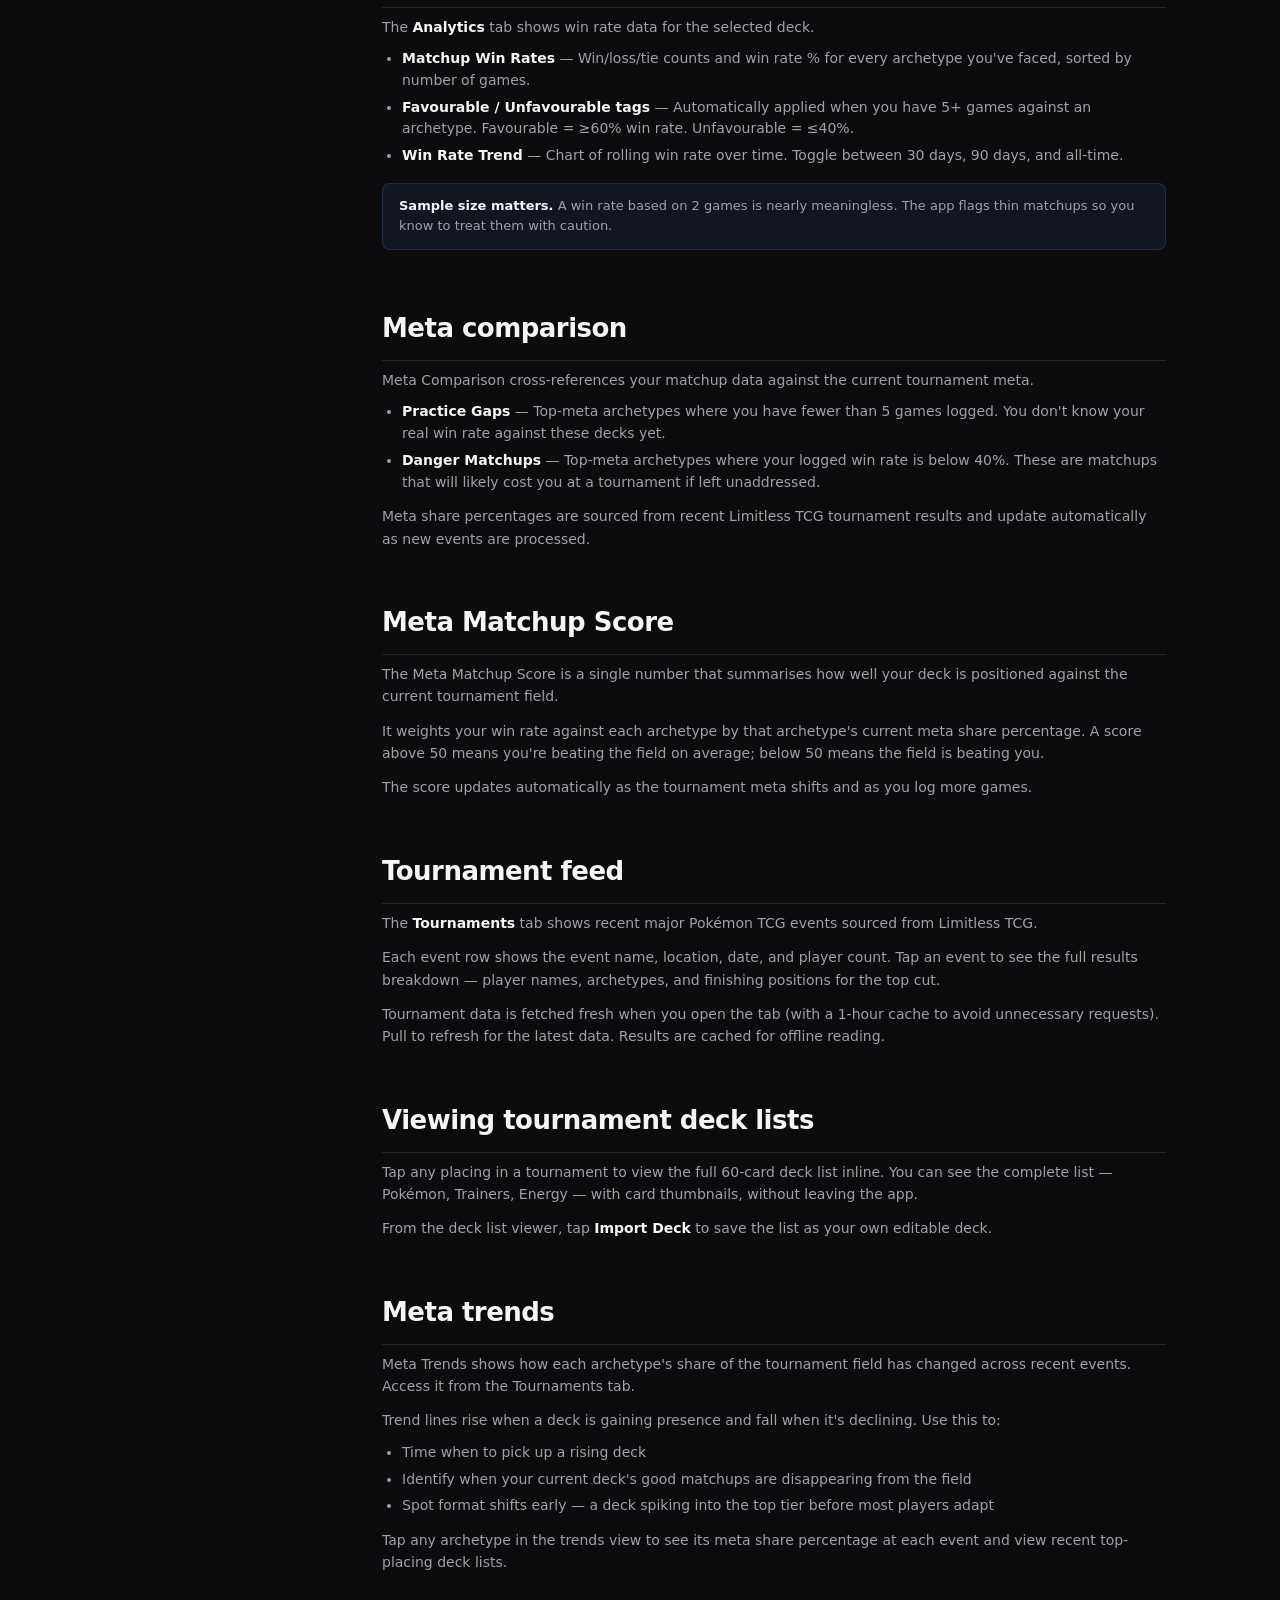
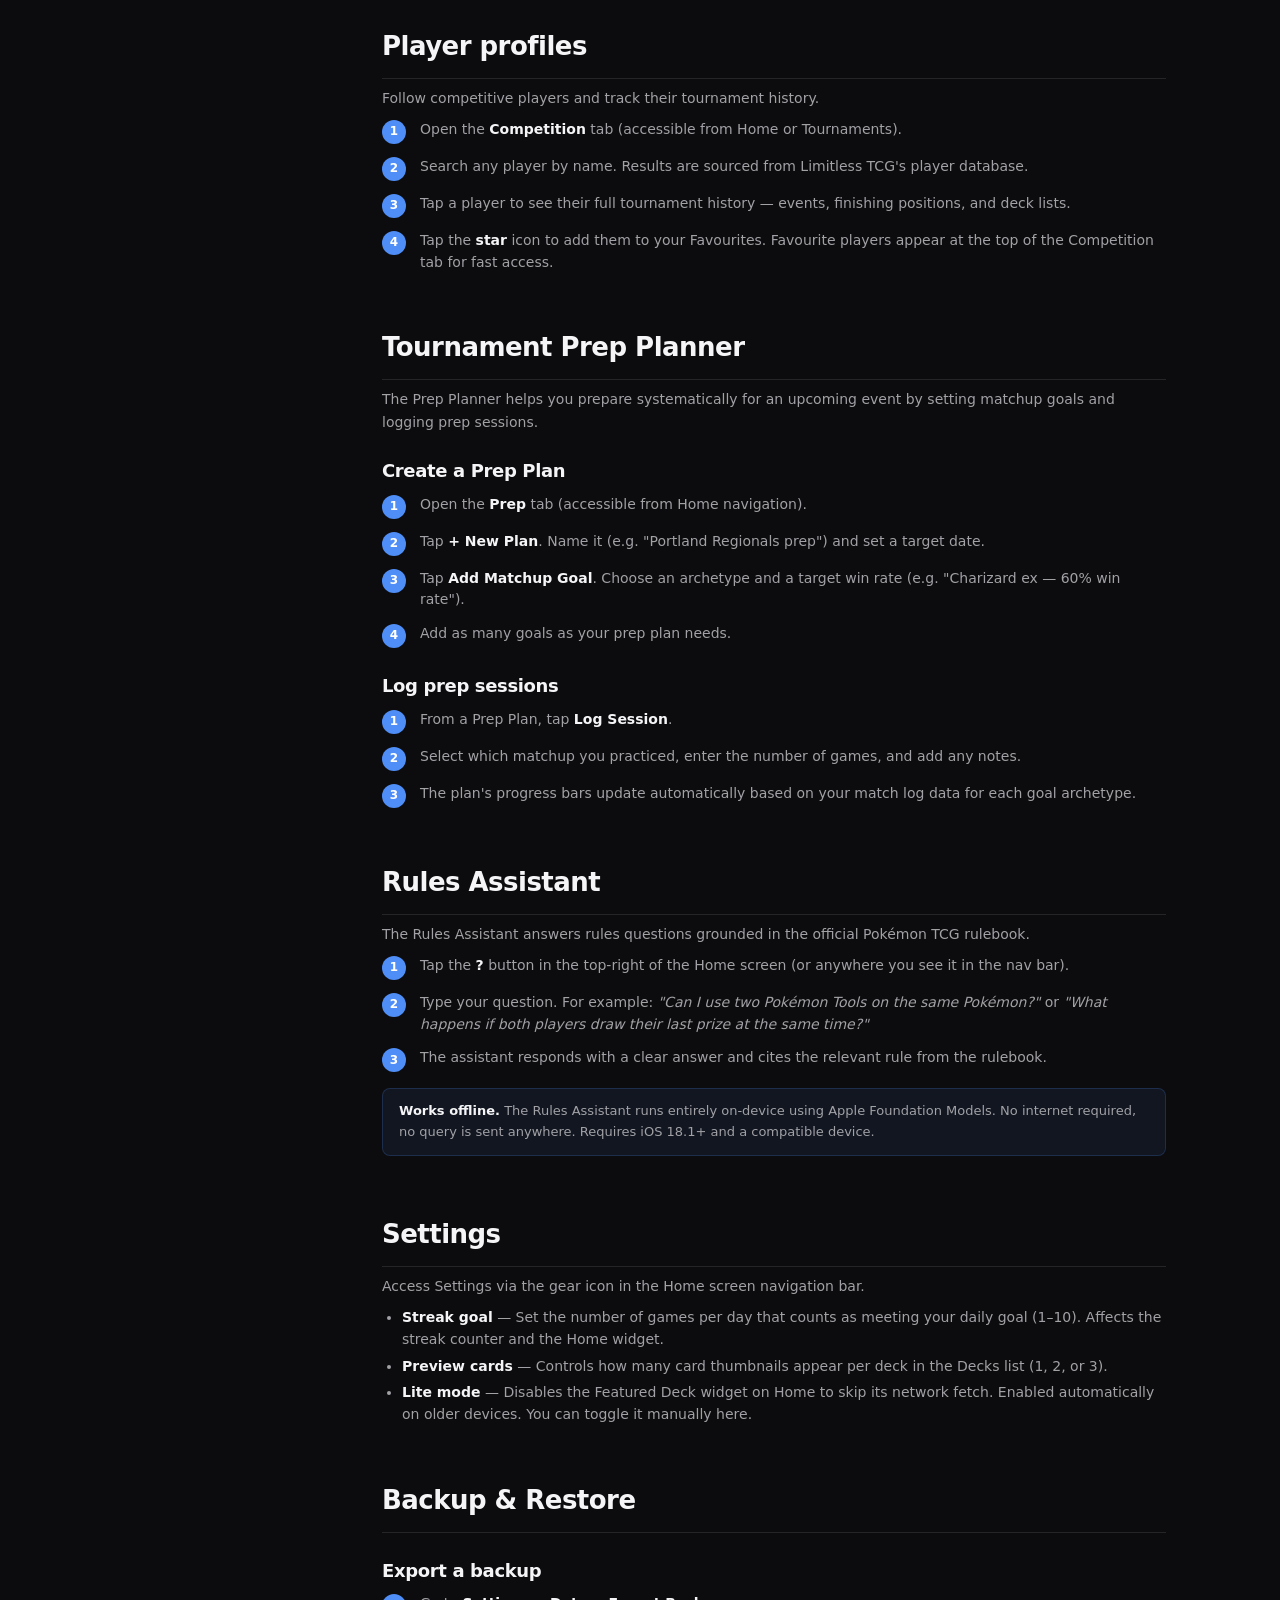
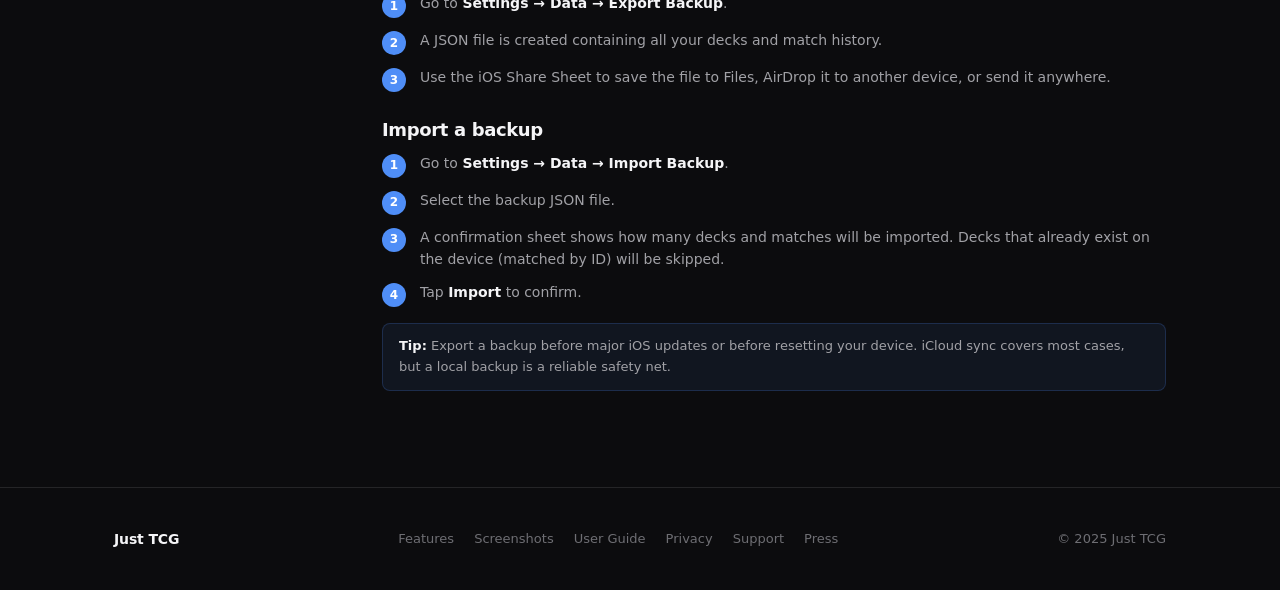
<file: docs/guide.html>
<!DOCTYPE html>
<html lang="en">
<head>
  <meta charset="UTF-8">
  <meta name="viewport" content="width=device-width, initial-scale=1.0">
  <title>User Guide — Just TCG</title>
  <meta name="description" content="Complete user guide for Just TCG. Learn how to build decks, track matches, use analytics, and follow the tournament meta.">
  <link rel="icon" type="image/png" href="assets/icon.png">
  <link rel="stylesheet" href="css/style.css">
  <style>
    .guide-step {
      display: flex;
      gap: 14px;
      align-items: flex-start;
      margin-bottom: 12px;
    }
    .step-num {
      width: 24px;
      height: 24px;
      background: var(--accent);
      border-radius: 50%;
      display: flex;
      align-items: center;
      justify-content: center;
      font-size: 12px;
      font-weight: 700;
      color: #fff;
      flex-shrink: 0;
      margin-top: 1px;
    }
    .step-text { font-size: 14px; color: var(--text-secondary); line-height: 1.55; }
    .step-text strong { color: var(--text); }

    .tip {
      background: rgba(79, 142, 247, 0.08);
      border: 1px solid rgba(79, 142, 247, 0.2);
      border-radius: var(--radius-sm);
      padding: 12px 16px;
      font-size: 13px;
      color: var(--text-secondary);
      margin: 16px 0;
    }
    .tip strong { color: var(--accent); }

    .guide-section {
      scroll-margin-top: 80px;
      padding-top: 48px;
    }
    .guide-section:first-child { padding-top: 0; }
    .guide-section h2 {
      font-size: 26px;
      margin-bottom: 8px;
      padding-bottom: 16px;
      border-bottom: 1px solid var(--border);
    }
    .guide-section h3 {
      font-size: 18px;
      margin: 28px 0 12px;
      color: var(--text);
    }
    .guide-section p {
      font-size: 14px;
      line-height: 1.6;
      color: var(--text-secondary);
      margin-bottom: 10px;
    }
    .guide-section ul {
      font-size: 14px;
      color: var(--text-secondary);
      padding-left: 20px;
      margin-bottom: 12px;
    }
    .guide-section li { margin-bottom: 5px; line-height: 1.55; }
    .guide-section strong { color: var(--text); }

    .guide-nav-section {
      font-size: 11px;
      font-weight: 600;
      text-transform: uppercase;
      letter-spacing: 0.07em;
      color: var(--text-tertiary);
      padding: 12px 12px 4px;
      margin-top: 8px;
    }
  </style>
</head>
<body>

<nav class="nav">
  <div class="nav-inner">
    <a class="nav-logo" href="index.html">
      <img src="assets/icon.png" alt="Just TCG icon">
      Just TCG
    </a>
    <div class="nav-links">
      <a href="index.html">Home</a>
      <a href="features.html">Features</a>
      <a href="screenshots.html">Screenshots</a>
      <a href="guide.html" class="active">Guide</a>
      <a href="support.html">Support</a>
      <a href="press.html">Press</a>
    </div>
    <div class="nav-cta">
      <a href="#" class="btn btn-primary">App Store</a>
    </div>
  </div>
</nav>

<section style="padding-top:60px;padding-bottom:32px;">
  <div class="container">
    <div class="section-label">User Guide</div>
    <h1 style="font-size:clamp(32px,5vw,52px);margin-bottom:12px;">How to use Just TCG</h1>
    <p style="font-size:17px;color:var(--text-secondary);max-width:560px;">A complete walkthrough of every feature — from first launch to tournament prep.</p>
  </div>
</section>

<div class="divider"></div>

<section style="padding-top:0;padding-bottom:80px;">
  <div class="container">
    <div class="guide-layout">

      <!-- Sidebar nav -->
      <nav class="guide-nav">
        <div class="guide-nav-section">Getting started</div>
        <a href="#getting-started">First launch</a>
        <a href="#tabs">App tabs</a>

        <div class="guide-nav-section">Deck Builder</div>
        <a href="#build-deck">Build a deck</a>
        <a href="#import-deck">Import a deck</a>
        <a href="#scan-cards">Scan cards</a>
        <a href="#deck-generator">AI Deck Generator</a>
        <a href="#consistency">Consistency Calculator</a>
        <a href="#deck-profile">Deck Profile</a>
        <a href="#swap-card">Swap Card Preview</a>
        <a href="#tech-advisor">Tech Advisor</a>
        <a href="#export-deck">Export a deck</a>

        <div class="guide-nav-section">Match Tracking</div>
        <a href="#log-match">Log a match</a>
        <a href="#live-game">Live Game Mode</a>
        <a href="#match-history">Match history</a>

        <div class="guide-nav-section">Analytics</div>
        <a href="#analytics">Matchup analytics</a>
        <a href="#meta-comparison">Meta comparison</a>
        <a href="#meta-score">Meta matchup score</a>

        <div class="guide-nav-section">Tournaments</div>
        <a href="#tournament-feed">Tournament feed</a>
        <a href="#deck-lists">Deck lists</a>
        <a href="#meta-trends">Meta trends</a>
        <a href="#players">Player profiles</a>

        <div class="guide-nav-section">Prep</div>
        <a href="#prep-planner">Tournament Prep</a>
        <a href="#rules-assistant">Rules Assistant</a>

        <div class="guide-nav-section">Settings</div>
        <a href="#settings">Settings</a>
        <a href="#backup">Backup &amp; restore</a>
      </nav>

      <!-- Content -->
      <div class="guide-content">

        <!-- GETTING STARTED -->
        <div class="guide-section" id="getting-started">
          <h2>First launch</h2>
          <p>When you open Just TCG for the first time, the app loads its card catalog from the bundled seed data. This gives you immediate access to a recent snapshot of the Standard card pool without needing an internet connection.</p>
          <p>The first time you have a connection, the app will silently refresh the catalog in the background to ensure you have the latest cards and format legality data.</p>
          <div class="tip"><strong>Tip:</strong> If you want to verify the catalog is up to date, go to Settings → Data → Force network sync. The sync takes 10–30 seconds.</div>
        </div>

        <div class="guide-section" id="tabs">
          <h2>App tabs</h2>
          <p>Just TCG is organised around five tabs in the bottom navigation bar:</p>
          <ul>
            <li><strong>Home</strong> — Streak, activity heatmap, recent matches, Featured Deck</li>
            <li><strong>Decks</strong> — Your saved decks and deck builder</li>
            <li><strong>Cards</strong> — Browse and search the full Standard card catalog</li>
            <li><strong>Analytics</strong> — Matchup win rates, meta comparison, meta matchup score</li>
            <li><strong>Tournaments</strong> — Live tournament results and meta trends</li>
          </ul>
          <p>Tournament Prep and Player Profiles are accessible from the Tournaments and Analytics tabs respectively, and from the Home screen navigation.</p>
        </div>

        <!-- DECK BUILDER -->
        <div class="guide-section" id="build-deck">
          <h2>Build a deck</h2>

          <h3>Create a new deck</h3>
          <div class="guide-step"><div class="step-num">1</div><div class="step-text">Open the <strong>Decks</strong> tab and tap <strong>+</strong> in the top-right corner.</div></div>
          <div class="guide-step"><div class="step-num">2</div><div class="step-text">Enter a deck name and tap <strong>Create</strong>. The deck opens immediately in Deck Detail.</div></div>
          <div class="guide-step"><div class="step-num">3</div><div class="step-text">Tap <strong>Add Cards</strong> to open the card picker.</div></div>

          <h3>Adding cards</h3>
          <p>The card picker shows the full Standard card catalog in a grid. Tap any card to add one copy; tap again to increase the count. A blue badge shows how many copies are in the deck. Hold down on a card in the Cards tab to quick-add it to the most recently edited deck.</p>
          <p>Use the search bar to find cards by name. Use the filter button (top right) to filter by type, subtype, set, HP range, retreat cost, weakness, or role tag.</p>
          <ul>
            <li>Pokémon cards are capped at <strong>4 copies</strong> (or 1 for cards that specify "you may only have 1"). Basic Energy is unlimited.</li>
            <li>The deck builder only shows <strong>Standard-legal</strong> cards.</li>
            <li>A legality badge at the top of the deck shows the current status: Valid, Invalid (with reason), or In progress.</li>
          </ul>

          <div class="tip"><strong>Tip:</strong> The deck is automatically divided into sections — Pokémon (split by Basic/Stage 1/Stage 2), Trainer (Supporter/Item/Stadium/Tool), and Energy. Cards always appear in the correct section based on their subtype.</div>

          <h3>Deck status</h3>
          <p>Swipe left on a deck in the Decks list to change its status: <strong>Building</strong>, <strong>Playing</strong>, or <strong>Retired</strong>. Status is shown in the deck row and in the deck detail header. Retired decks are hidden by default but accessible via the filter control.</p>
        </div>

        <div class="guide-section" id="import-deck">
          <h2>Import a deck</h2>
          <p>Just TCG can import any deck list in PTCGL copy-paste format.</p>

          <h3>Import from clipboard</h3>
          <div class="guide-step"><div class="step-num">1</div><div class="step-text">In PTCGL, open the deck and tap <strong>Export → Copy to Clipboard</strong>.</div></div>
          <div class="guide-step"><div class="step-num">2</div><div class="step-text">In Just TCG, open the <strong>Decks</strong> tab, tap <strong>+</strong>, and choose <strong>Import Deck</strong>.</div></div>
          <div class="guide-step"><div class="step-num">3</div><div class="step-text">Tap <strong>Paste from Clipboard</strong>. The deck list is parsed automatically.</div></div>
          <div class="guide-step"><div class="step-num">4</div><div class="step-text">If any cards can't be matched, an <strong>Unmatched Cards</strong> sheet appears. For each unmatched card, pick the correct version from the catalog. Tap <strong>Import</strong> when done.</div></div>

          <h3>Import from file</h3>
          <p>Tap the document icon on the Import sheet to open a file picker and select a saved deck list text file.</p>

          <div class="tip"><strong>Tip:</strong> You can also import a tournament deck list directly from the deck list viewer in the Tournaments tab. Tap <strong>Import Deck</strong> from any tournament deck list screen.</div>
        </div>

        <div class="guide-section" id="scan-cards">
          <h2>Scan cards with your camera</h2>
          <p>The Card Scanner uses Vision OCR to read the set symbol and collector number from a physical card's lower edge, then adds the matching card to your active deck.</p>

          <div class="guide-step"><div class="step-num">1</div><div class="step-text">Open your deck in Deck Detail, then tap the <strong>camera icon</strong> in the toolbar.</div></div>
          <div class="guide-step"><div class="step-num">2</div><div class="step-text">Hold the card so the set symbol (bottom left) and collector number (bottom right) are visible and in focus.</div></div>
          <div class="guide-step"><div class="step-num">3</div><div class="step-text">When the app recognises the card, a confirmation appears at the bottom. The card is added to the deck immediately.</div></div>
          <div class="guide-step"><div class="step-num">4</div><div class="step-text">Continue holding cards up to scan your whole physical deck.</div></div>

          <div class="tip"><strong>Tip:</strong> Good lighting matters. Avoid direct sunlight glare on holographic cards. If scanning fails, try tilting the card slightly or moving to an area with better even lighting.</div>
        </div>

        <div class="guide-section" id="deck-generator">
          <h2>AI Deck Generator</h2>
          <p>Describe the deck you want in plain English and the generator will build a complete 60-card list using tournament-placed decks as a source.</p>

          <div class="guide-step"><div class="step-num">1</div><div class="step-text">Open the <strong>Decks</strong> tab and tap <strong>+ → Generate Deck</strong>.</div></div>
          <div class="guide-step"><div class="step-num">2</div><div class="step-text">Type a description. For example: <em>"A budget Gardevoir ex build that can handle Charizard"</em> or <em>"Fastest possible Regidrago VSTAR setup."</em></div></div>
          <div class="guide-step"><div class="step-num">3</div><div class="step-text">Tap <strong>Generate</strong>. The AI builds the deck list and displays it for review.</div></div>
          <div class="guide-step"><div class="step-num">4</div><div class="step-text">Tap <strong>Import Deck</strong> to save the generated list as an editable deck.</div></div>

          <div class="tip"><strong>Requires:</strong> iOS 18.1+, A17 Pro chip or later, and Apple Intelligence enabled.</div>
        </div>

        <div class="guide-section" id="consistency">
          <h2>Consistency Calculator</h2>
          <p>The Consistency Calculator has two tools: per-card Opening Hand Odds and a Combo Calculator for modelling multi-card requirements.</p>

          <div class="guide-step"><div class="step-num">1</div><div class="step-text">In Deck Detail, tap the <strong>Consistency</strong> button (chart icon) to open the sheet.</div></div>
          <div class="guide-step"><div class="step-num">2</div><div class="step-text"><strong>Opening Hand Odds</strong> — the list shows every card in your deck with its probability of appearing in your opening 7, using exact hypergeometric math. Tap any row to expand turn-2 odds for going first and second.</div></div>
          <div class="guide-step"><div class="step-num">3</div><div class="step-text"><strong>Combo Calculator</strong> — tap <em>Add Requirement</em> to pick a card. Each requirement must be satisfied for the combo to succeed (AND logic). Within a requirement, tap <em>Add alternative</em> to add a second card that can substitute (OR logic). For example: Arven as one requirement, then Boss's Orders, Counter Catcher, and Iono as alternatives in a second requirement models "Arven AND (Boss's Orders OR Counter Catcher OR Iono)". You can add as many alternatives as you like within each requirement.</div></div>
          <div class="guide-step"><div class="step-num">4</div><div class="step-text">The Combo Calculator shows joint probabilities for your opening hand (7 cards), turn 2, turn 3, and turn 4 going second. You can have up to <strong>5 AND requirements</strong>, each with unlimited OR alternatives.</div></div>

          <p>Use Opening Hand Odds to evaluate search and draw density. Use the Combo Calculator to stress-test specific set-up lines — if your key turn-1 play only hits 40% of games, it is likely not reliable enough for a tournament.</p>
        </div>

        <div class="guide-section" id="deck-profile">
          <h2>Deck Profile</h2>
          <p>The Deck Profile gives your deck a scored breakdown across twelve dimensions. Access it by scrolling down in the Deck Builder — the profile panel sits below your card list.</p>

          <h3>The twelve scores</h3>
          <ul>
            <li><strong>Overall</strong> — A composite of all subscores.</li>
            <li><strong>Consistency</strong> — Draw and search engine density relative to deck size.</li>
            <li><strong>Ability Impact</strong> — How much work your Pokémon abilities are doing relative to your Trainer engine.</li>
            <li><strong>Energy Setup</strong> — Energy count, acceleration copies, and how reliably your attacker can power up.</li>
            <li><strong>Mobility</strong> — Low retreat costs and switching cards that keep your active slot flexible.</li>
            <li><strong>Disruption</strong> — Hand disruption, gusting, and lock effects you can apply to the opponent.</li>
            <li><strong>Recovery</strong> — Cards that retrieve Pokémon, Supporters, or Energy from the discard pile.</li>
            <li><strong>Item Dependency</strong> — What share of your Trainer engine is Items vs. Supporters. Higher means more exposure to Item lock.</li>
            <li><strong>Turn-2 Aggression</strong> — Estimated probability of being able to attack on turn 2 going second.</li>
            <li><strong>Bench Flexibility</strong> — How many bench slots remain free after accounting for engine sitter Pokémon.</li>
            <li><strong>Opening Reliability</strong> — Probability of having at least one Basic in your opening hand of 7.</li>
            <li><strong>Durability</strong> — How much damage is needed to knock out your Pokémon. Scored from attacker HP (60–400 scale, attackers weighted 2×), with bonuses for HP-boosting Tools like Hero's Cape (+10 per copy), Damage Reduction cards (+4 per copy), and Healing cards (+2 per copy).</li>
          </ul>

          <p>Tap any score row to read a plain-English explainer of exactly how it is calculated and what a high or low value means for your deck.</p>

          <div class="tip"><strong>Apple Intelligence analysis:</strong> If you're on iOS 26 with Apple Intelligence enabled, the Deck Profile also generates a written paragraph analysis of your deck's consistency — referencing your actual card list. Runs entirely on-device. Requires an A17 Pro chip or later.</div>
        </div>

        <div class="guide-section" id="swap-card">
          <h2>Swap Card Preview</h2>
          <p>Swap Card Preview lets you compare a potential card change against all twelve deck profile scores before committing to it.</p>

          <div class="guide-step"><div class="step-num">1</div><div class="step-text">In the Deck Builder, <strong>long press</strong> any card row to open the context menu.</div></div>
          <div class="guide-step"><div class="step-num">2</div><div class="step-text">Tap <strong>Swap Card</strong>. A sheet appears showing the card being removed.</div></div>
          <div class="guide-step"><div class="step-num">3</div><div class="step-text">Search for a replacement card by name. Tap a result to select it as the candidate.</div></div>
          <div class="guide-step"><div class="step-num">4</div><div class="step-text">A <strong>Swap Preview</strong> panel appears showing before → after for all twelve scores — green for improvements, red for regressions.</div></div>
          <div class="guide-step"><div class="step-num">5</div><div class="step-text">Tap <strong>Swap</strong> to commit the change, or <strong>Cancel</strong> to leave your deck unchanged.</div></div>

          <div class="tip"><strong>Tip:</strong> Use the Durability score when comparing bulky Tools like Hero's Cape against other Ace Specs or utility cards — the before/after diff shows exactly how much HP-based resilience you gain or lose.</div>
        </div>

        <div class="guide-section" id="tech-advisor">
          <h2>Tech Advisor</h2>
          <p>The Tech Advisor recommends tech cards for your specific matchup problems.</p>

          <div class="guide-step"><div class="step-num">1</div><div class="step-text">In Deck Detail, tap the <strong>Tech Advisor</strong> button (wrench icon).</div></div>
          <div class="guide-step"><div class="step-num">2</div><div class="step-text">Describe your problem: <em>"I keep losing to Iron Thorns because I can't set up fast enough"</em> or <em>"My Gardevoir matchup feels 50/50 — what can tilt it?"</em></div></div>
          <div class="guide-step"><div class="step-num">3</div><div class="step-text">The advisor suggests specific Standard-legal cards with a clear explanation of why each card addresses the problem.</div></div>

          <div class="tip"><strong>Requires:</strong> iOS 18.1+, A17 Pro chip or later. Runs fully on-device — your query is never sent to a server.</div>
        </div>

        <div class="guide-section" id="export-deck">
          <h2>Export a deck</h2>
          <p>Export any deck as a PTCGL-compatible text list.</p>

          <div class="guide-step"><div class="step-num">1</div><div class="step-text">Open the deck in Deck Detail.</div></div>
          <div class="guide-step"><div class="step-num">2</div><div class="step-text">Tap the <strong>Share</strong> button (square with arrow) in the top right.</div></div>
          <div class="guide-step"><div class="step-num">3</div><div class="step-text">Share to clipboard, Files, Messages, or any app. In PTCGL, use <strong>Deck → Import → Paste from Clipboard</strong>.</div></div>
        </div>

        <!-- MATCH TRACKING -->
        <div class="guide-section" id="log-match">
          <h2>Log a match</h2>

          <div class="guide-step"><div class="step-num">1</div><div class="step-text">Open the deck you played in <strong>Deck Detail</strong>.</div></div>
          <div class="guide-step"><div class="step-num">2</div><div class="step-text">Tap <strong>Log Match</strong> (+ button in the toolbar).</div></div>
          <div class="guide-step"><div class="step-num">3</div><div class="step-text">Type or select your opponent's archetype. The search box suggests from a curated list of current meta archetypes. You can also type any freeform archetype name.</div></div>
          <div class="guide-step"><div class="step-num">4</div><div class="step-text">Tap <strong>Win</strong>, <strong>Loss</strong>, or <strong>Tie</strong>.</div></div>
          <div class="guide-step"><div class="step-num">5</div><div class="step-text">Tap <strong>Log</strong> to save.</div></div>

          <p>Date defaults to now. Event type defaults to the last event type you used. To add event type, format (BO1/BO3), or notes, tap <strong>More options</strong> before logging.</p>

          <div class="tip"><strong>Faster:</strong> Use Live Game Mode before the game and the result auto-populates the log sheet when the game ends — you only need to confirm.</div>
        </div>

        <div class="guide-section" id="live-game">
          <h2>Live Game Mode</h2>
          <p>Track an active game in real time — prizes, opponent state, and turn notes.</p>

          <div class="guide-step"><div class="step-num">1</div><div class="step-text">From Deck Detail, tap <strong>Live Game</strong> (joystick icon) before the game starts.</div></div>
          <div class="guide-step"><div class="step-num">2</div><div class="step-text">Select the opponent's archetype on the setup sheet and tap <strong>Start Game</strong>.</div></div>
          <div class="guide-step"><div class="step-num">3</div><div class="step-text">During the game, use the HUD to track your prize count, opponent's prize count, and current turn. Tap <strong>Next Turn</strong> to advance, or add a turn note for anything you want to remember.</div></div>
          <div class="guide-step"><div class="step-num">4</div><div class="step-text">When the game ends, tap <strong>End Game</strong> and select the result. The match log sheet pre-fills with the opponent archetype — just confirm to save.</div></div>
        </div>

        <div class="guide-section" id="match-history">
          <h2>Match history</h2>
          <p>Each deck has a full match history accessible from Deck Detail → <strong>History</strong> tab. Matches are shown chronologically, grouped by deck version (based on your edit history). Tap any match to see the full details and any notes you added.</p>
          <p>The history is segmented by deck version so you can see how card changes affected your results over time.</p>
        </div>

        <!-- ANALYTICS -->
        <div class="guide-section" id="analytics">
          <h2>Matchup analytics</h2>
          <p>The <strong>Analytics</strong> tab shows win rate data for the selected deck.</p>
          <ul>
            <li><strong>Matchup Win Rates</strong> — Win/loss/tie counts and win rate % for every archetype you've faced, sorted by number of games.</li>
            <li><strong>Favourable / Unfavourable tags</strong> — Automatically applied when you have 5+ games against an archetype. Favourable = ≥60% win rate. Unfavourable = ≤40%.</li>
            <li><strong>Win Rate Trend</strong> — Chart of rolling win rate over time. Toggle between 30 days, 90 days, and all-time.</li>
          </ul>
          <div class="tip"><strong>Sample size matters.</strong> A win rate based on 2 games is nearly meaningless. The app flags thin matchups so you know to treat them with caution.</div>
        </div>

        <div class="guide-section" id="meta-comparison">
          <h2>Meta comparison</h2>
          <p>Meta Comparison cross-references your matchup data against the current tournament meta.</p>
          <ul>
            <li><strong>Practice Gaps</strong> — Top-meta archetypes where you have fewer than 5 games logged. You don't know your real win rate against these decks yet.</li>
            <li><strong>Danger Matchups</strong> — Top-meta archetypes where your logged win rate is below 40%. These are matchups that will likely cost you at a tournament if left unaddressed.</li>
          </ul>
          <p>Meta share percentages are sourced from recent Limitless TCG tournament results and update automatically as new events are processed.</p>
        </div>

        <div class="guide-section" id="meta-score">
          <h2>Meta Matchup Score</h2>
          <p>The Meta Matchup Score is a single number that summarises how well your deck is positioned against the current tournament field.</p>
          <p>It weights your win rate against each archetype by that archetype's current meta share percentage. A score above 50 means you're beating the field on average; below 50 means the field is beating you.</p>
          <p>The score updates automatically as the tournament meta shifts and as you log more games.</p>
        </div>

        <!-- TOURNAMENTS -->
        <div class="guide-section" id="tournament-feed">
          <h2>Tournament feed</h2>
          <p>The <strong>Tournaments</strong> tab shows recent major Pokémon TCG events sourced from Limitless TCG.</p>
          <p>Each event row shows the event name, location, date, and player count. Tap an event to see the full results breakdown — player names, archetypes, and finishing positions for the top cut.</p>
          <p>Tournament data is fetched fresh when you open the tab (with a 1-hour cache to avoid unnecessary requests). Pull to refresh for the latest data. Results are cached for offline reading.</p>
        </div>

        <div class="guide-section" id="deck-lists">
          <h2>Viewing tournament deck lists</h2>
          <p>Tap any placing in a tournament to view the full 60-card deck list inline. You can see the complete list — Pokémon, Trainers, Energy — with card thumbnails, without leaving the app.</p>
          <p>From the deck list viewer, tap <strong>Import Deck</strong> to save the list as your own editable deck.</p>
        </div>

        <div class="guide-section" id="meta-trends">
          <h2>Meta trends</h2>
          <p>Meta Trends shows how each archetype's share of the tournament field has changed across recent events. Access it from the Tournaments tab.</p>
          <p>Trend lines rise when a deck is gaining presence and fall when it's declining. Use this to:</p>
          <ul>
            <li>Time when to pick up a rising deck</li>
            <li>Identify when your current deck's good matchups are disappearing from the field</li>
            <li>Spot format shifts early — a deck spiking into the top tier before most players adapt</li>
          </ul>
          <p>Tap any archetype in the trends view to see its meta share percentage at each event and view recent top-placing deck lists.</p>
        </div>

        <div class="guide-section" id="players">
          <h2>Player profiles</h2>
          <p>Follow competitive players and track their tournament history.</p>

          <div class="guide-step"><div class="step-num">1</div><div class="step-text">Open the <strong>Competition</strong> tab (accessible from Home or Tournaments).</div></div>
          <div class="guide-step"><div class="step-num">2</div><div class="step-text">Search any player by name. Results are sourced from Limitless TCG's player database.</div></div>
          <div class="guide-step"><div class="step-num">3</div><div class="step-text">Tap a player to see their full tournament history — events, finishing positions, and deck lists.</div></div>
          <div class="guide-step"><div class="step-num">4</div><div class="step-text">Tap the <strong>star</strong> icon to add them to your Favourites. Favourite players appear at the top of the Competition tab for fast access.</div></div>
        </div>

        <!-- PREP -->
        <div class="guide-section" id="prep-planner">
          <h2>Tournament Prep Planner</h2>
          <p>The Prep Planner helps you prepare systematically for an upcoming event by setting matchup goals and logging prep sessions.</p>

          <h3>Create a Prep Plan</h3>
          <div class="guide-step"><div class="step-num">1</div><div class="step-text">Open the <strong>Prep</strong> tab (accessible from Home navigation).</div></div>
          <div class="guide-step"><div class="step-num">2</div><div class="step-text">Tap <strong>+ New Plan</strong>. Name it (e.g. "Portland Regionals prep") and set a target date.</div></div>
          <div class="guide-step"><div class="step-num">3</div><div class="step-text">Tap <strong>Add Matchup Goal</strong>. Choose an archetype and a target win rate (e.g. "Charizard ex — 60% win rate").</div></div>
          <div class="guide-step"><div class="step-num">4</div><div class="step-text">Add as many goals as your prep plan needs.</div></div>

          <h3>Log prep sessions</h3>
          <div class="guide-step"><div class="step-num">1</div><div class="step-text">From a Prep Plan, tap <strong>Log Session</strong>.</div></div>
          <div class="guide-step"><div class="step-num">2</div><div class="step-text">Select which matchup you practiced, enter the number of games, and add any notes.</div></div>
          <div class="guide-step"><div class="step-num">3</div><div class="step-text">The plan's progress bars update automatically based on your match log data for each goal archetype.</div></div>
        </div>

        <div class="guide-section" id="rules-assistant">
          <h2>Rules Assistant</h2>
          <p>The Rules Assistant answers rules questions grounded in the official Pokémon TCG rulebook.</p>

          <div class="guide-step"><div class="step-num">1</div><div class="step-text">Tap the <strong>?</strong> button in the top-right of the Home screen (or anywhere you see it in the nav bar).</div></div>
          <div class="guide-step"><div class="step-num">2</div><div class="step-text">Type your question. For example: <em>"Can I use two Pokémon Tools on the same Pokémon?"</em> or <em>"What happens if both players draw their last prize at the same time?"</em></div></div>
          <div class="guide-step"><div class="step-num">3</div><div class="step-text">The assistant responds with a clear answer and cites the relevant rule from the rulebook.</div></div>

          <div class="tip"><strong>Works offline.</strong> The Rules Assistant runs entirely on-device using Apple Foundation Models. No internet required, no query is sent anywhere. Requires iOS 18.1+ and a compatible device.</div>
        </div>

        <!-- SETTINGS -->
        <div class="guide-section" id="settings">
          <h2>Settings</h2>
          <p>Access Settings via the gear icon in the Home screen navigation bar.</p>
          <ul>
            <li><strong>Streak goal</strong> — Set the number of games per day that counts as meeting your daily goal (1–10). Affects the streak counter and the Home widget.</li>
            <li><strong>Preview cards</strong> — Controls how many card thumbnails appear per deck in the Decks list (1, 2, or 3).</li>
            <li><strong>Lite mode</strong> — Disables the Featured Deck widget on Home to skip its network fetch. Enabled automatically on older devices. You can toggle it manually here.</li>
          </ul>
        </div>

        <div class="guide-section" id="backup">
          <h2>Backup &amp; Restore</h2>

          <h3>Export a backup</h3>
          <div class="guide-step"><div class="step-num">1</div><div class="step-text">Go to <strong>Settings → Data → Export Backup</strong>.</div></div>
          <div class="guide-step"><div class="step-num">2</div><div class="step-text">A JSON file is created containing all your decks and match history.</div></div>
          <div class="guide-step"><div class="step-num">3</div><div class="step-text">Use the iOS Share Sheet to save the file to Files, AirDrop it to another device, or send it anywhere.</div></div>

          <h3>Import a backup</h3>
          <div class="guide-step"><div class="step-num">1</div><div class="step-text">Go to <strong>Settings → Data → Import Backup</strong>.</div></div>
          <div class="guide-step"><div class="step-num">2</div><div class="step-text">Select the backup JSON file.</div></div>
          <div class="guide-step"><div class="step-num">3</div><div class="step-text">A confirmation sheet shows how many decks and matches will be imported. Decks that already exist on the device (matched by ID) will be skipped.</div></div>
          <div class="guide-step"><div class="step-num">4</div><div class="step-text">Tap <strong>Import</strong> to confirm.</div></div>

          <div class="tip"><strong>Tip:</strong> Export a backup before major iOS updates or before resetting your device. iCloud sync covers most cases, but a local backup is a reliable safety net.</div>
        </div>

      </div>
    </div>
  </div>
</section>

<footer>
  <div class="footer-inner">
    <div class="footer-logo">Just TCG</div>
    <div class="footer-links">
      <a href="features.html">Features</a>
      <a href="screenshots.html">Screenshots</a>
      <a href="guide.html">User Guide</a>
      <a href="privacy.html">Privacy</a>
      <a href="support.html">Support</a>
      <a href="press.html">Press</a>
    </div>
    <div class="footer-copy">© 2025 Just TCG</div>
  </div>
</footer>

<script>
// Highlight active guide nav link on scroll
const sections = document.querySelectorAll('.guide-section');
const navLinks = document.querySelectorAll('.guide-nav a');

function updateActiveLink() {
  let current = '';
  sections.forEach(section => {
    const top = section.getBoundingClientRect().top;
    if (top <= 100) current = section.id;
  });
  navLinks.forEach(link => {
    link.classList.remove('active');
    if (link.getAttribute('href') === '#' + current) link.classList.add('active');
  });
}

window.addEventListener('scroll', updateActiveLink, { passive: true });
updateActiveLink();
</script>

</body>
</html>
</file>
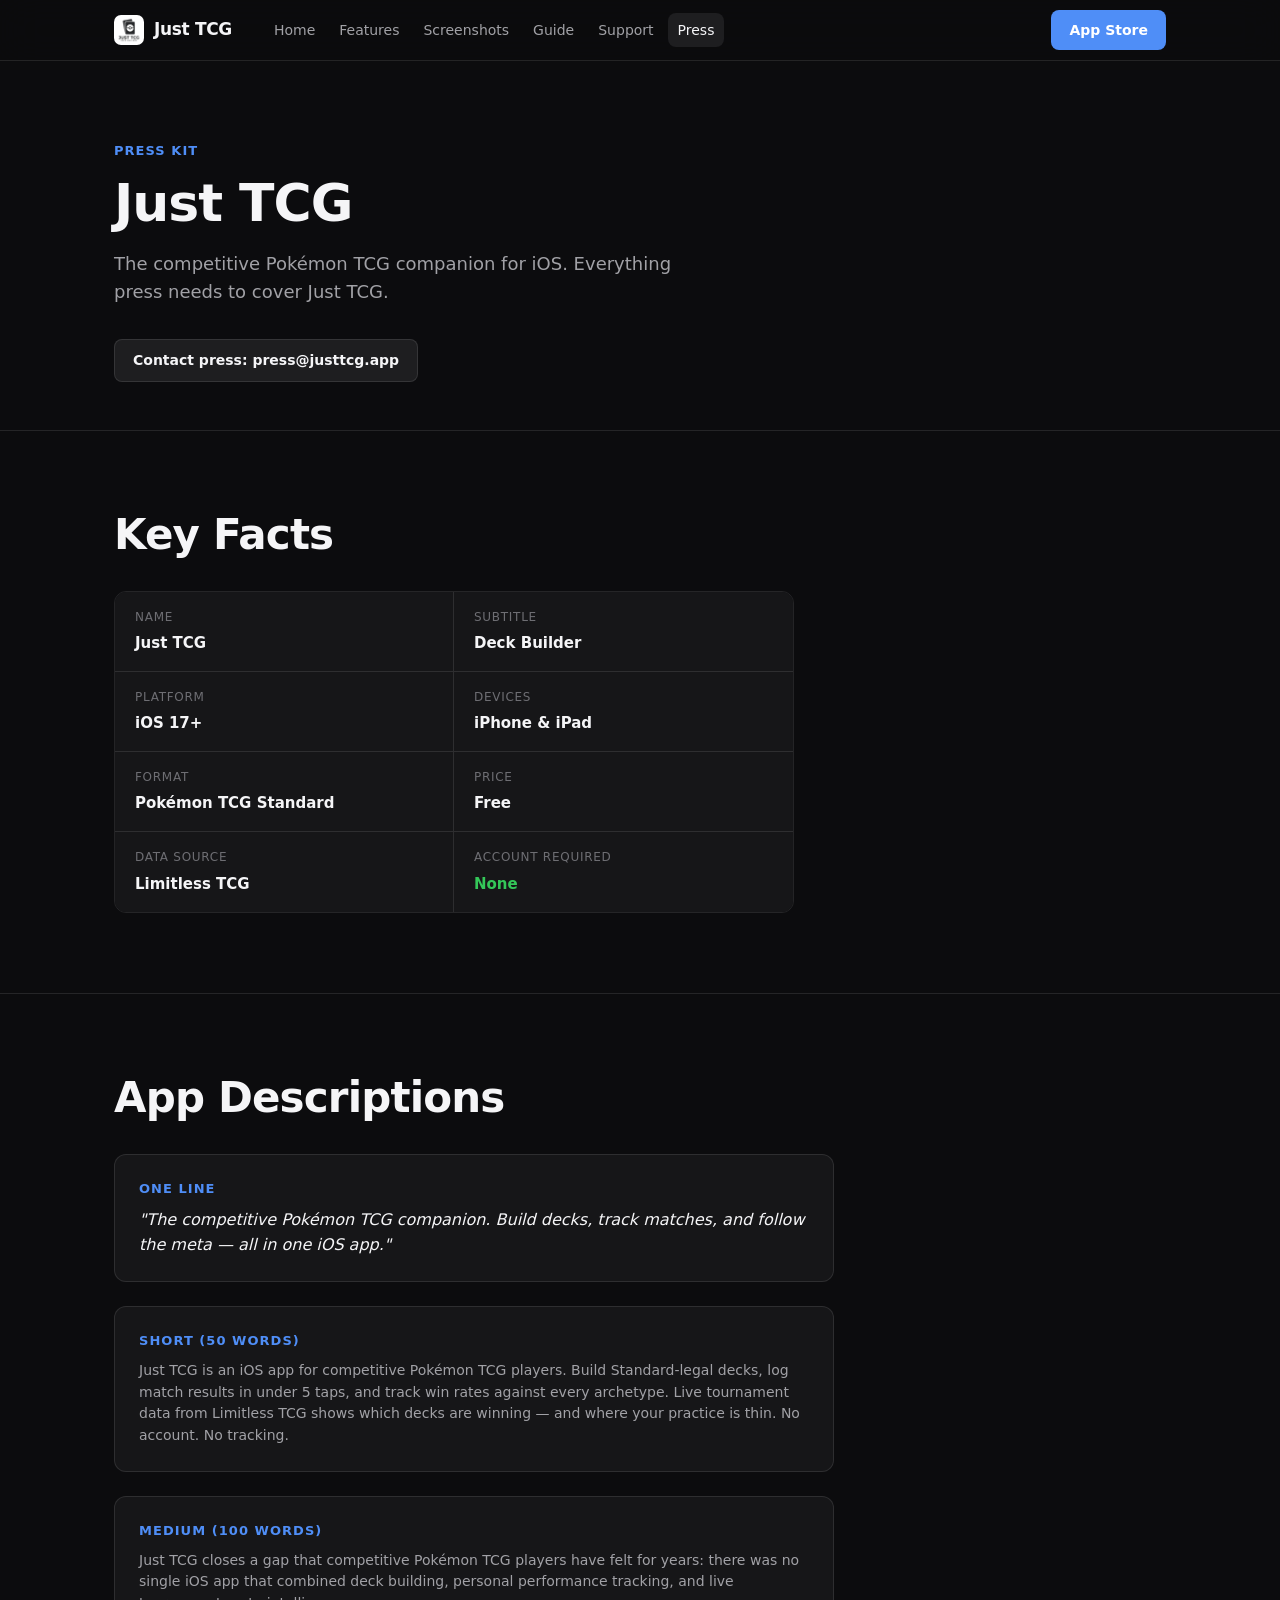
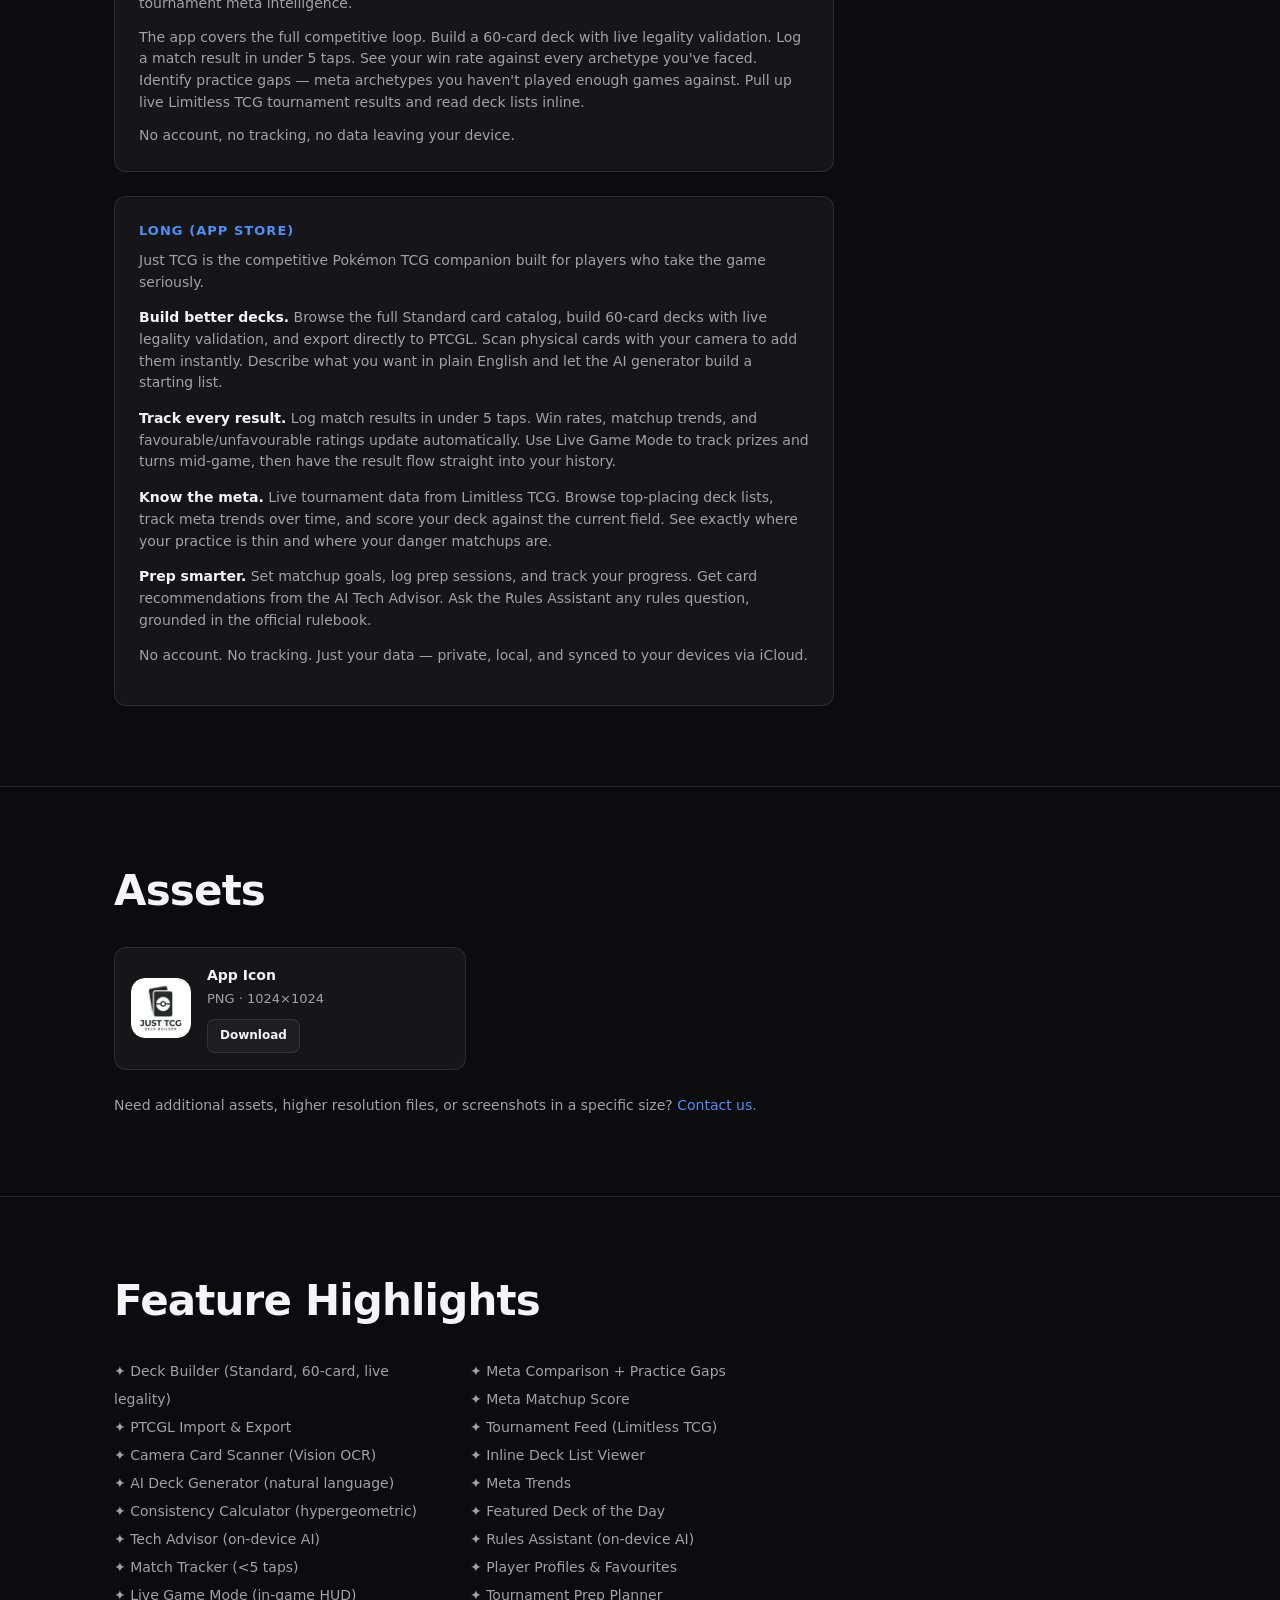
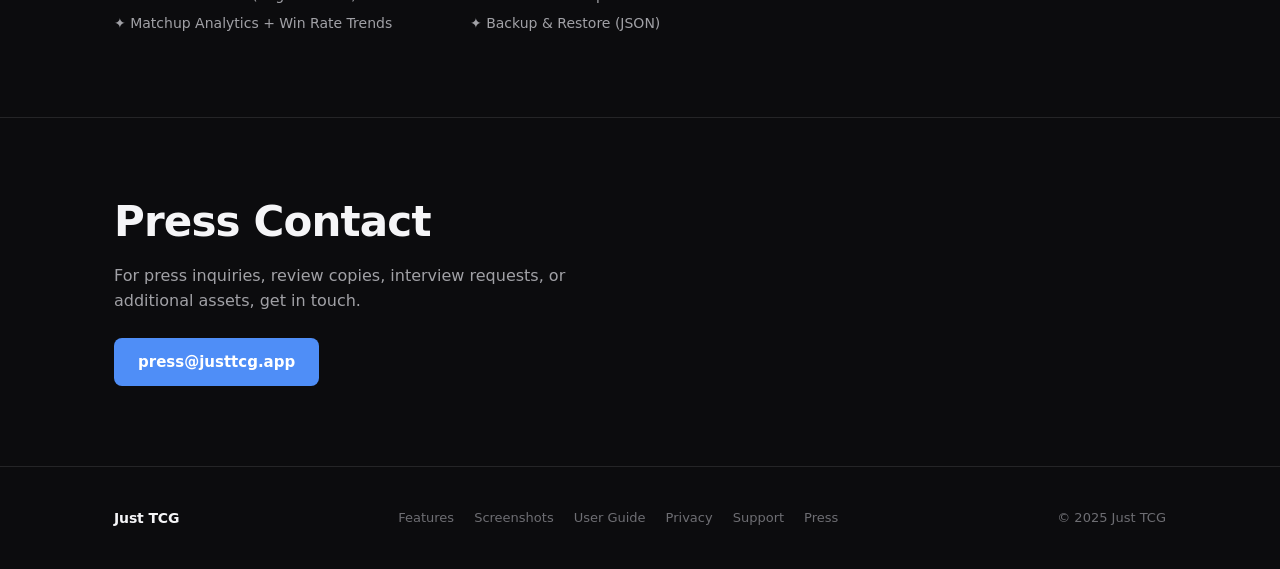
<file: docs/press.html>
<!DOCTYPE html>
<html lang="en">
<head>
  <meta charset="UTF-8">
  <meta name="viewport" content="width=device-width, initial-scale=1.0">
  <title>Press — Just TCG</title>
  <meta name="description" content="Press kit for Just TCG — app descriptions, key facts, icon downloads, and contact.">
  <link rel="icon" type="image/png" href="assets/icon.png">
  <link rel="stylesheet" href="css/style.css">
</head>
<body>

<nav class="nav">
  <div class="nav-inner">
    <a class="nav-logo" href="index.html">
      <img src="assets/icon.png" alt="Just TCG icon">
      Just TCG
    </a>
    <div class="nav-links">
      <a href="index.html">Home</a>
      <a href="features.html">Features</a>
      <a href="screenshots.html">Screenshots</a>
      <a href="guide.html">Guide</a>
      <a href="support.html">Support</a>
      <a href="press.html" class="active">Press</a>
    </div>
    <div class="nav-cta">
      <a href="#" class="btn btn-primary">App Store</a>
    </div>
  </div>
</nav>

<section style="padding-top:80px;padding-bottom:48px;">
  <div class="container">
    <div class="section-label">Press Kit</div>
    <h1 style="font-size:clamp(32px,5vw,52px);margin-bottom:16px;">Just TCG</h1>
    <p style="font-size:18px;color:var(--text-secondary);max-width:560px;margin-bottom:32px;">The competitive Pokémon TCG companion for iOS. Everything press needs to cover Just TCG.</p>
    <a href="mailto:press@justtcg.app" class="btn btn-secondary">Contact press: press@justtcg.app</a>
  </div>
</section>

<div class="divider"></div>

<!-- KEY FACTS -->
<section>
  <div class="container">
    <h2 style="margin-bottom:32px;">Key Facts</h2>
    <div style="display:grid;grid-template-columns:1fr 1fr;gap:0;border:1px solid var(--border);border-radius:var(--radius);overflow:hidden;max-width:680px;">
      <div style="padding:16px 20px;border-bottom:1px solid var(--border);border-right:1px solid var(--border);background:var(--surface);">
        <div style="font-size:12px;color:var(--text-tertiary);font-weight:500;text-transform:uppercase;letter-spacing:0.06em;">Name</div>
        <div style="font-size:15px;color:var(--text);font-weight:600;margin-top:4px;">Just TCG</div>
      </div>
      <div style="padding:16px 20px;border-bottom:1px solid var(--border);background:var(--surface);">
        <div style="font-size:12px;color:var(--text-tertiary);font-weight:500;text-transform:uppercase;letter-spacing:0.06em;">Subtitle</div>
        <div style="font-size:15px;color:var(--text);font-weight:600;margin-top:4px;">Deck Builder</div>
      </div>
      <div style="padding:16px 20px;border-bottom:1px solid var(--border);border-right:1px solid var(--border);background:var(--surface);">
        <div style="font-size:12px;color:var(--text-tertiary);font-weight:500;text-transform:uppercase;letter-spacing:0.06em;">Platform</div>
        <div style="font-size:15px;color:var(--text);font-weight:600;margin-top:4px;">iOS 17+</div>
      </div>
      <div style="padding:16px 20px;border-bottom:1px solid var(--border);background:var(--surface);">
        <div style="font-size:12px;color:var(--text-tertiary);font-weight:500;text-transform:uppercase;letter-spacing:0.06em;">Devices</div>
        <div style="font-size:15px;color:var(--text);font-weight:600;margin-top:4px;">iPhone &amp; iPad</div>
      </div>
      <div style="padding:16px 20px;border-bottom:1px solid var(--border);border-right:1px solid var(--border);background:var(--surface);">
        <div style="font-size:12px;color:var(--text-tertiary);font-weight:500;text-transform:uppercase;letter-spacing:0.06em;">Format</div>
        <div style="font-size:15px;color:var(--text);font-weight:600;margin-top:4px;">Pokémon TCG Standard</div>
      </div>
      <div style="padding:16px 20px;border-bottom:1px solid var(--border);background:var(--surface);">
        <div style="font-size:12px;color:var(--text-tertiary);font-weight:500;text-transform:uppercase;letter-spacing:0.06em;">Price</div>
        <div style="font-size:15px;color:var(--text);font-weight:600;margin-top:4px;">Free</div>
      </div>
      <div style="padding:16px 20px;border-right:1px solid var(--border);background:var(--surface);">
        <div style="font-size:12px;color:var(--text-tertiary);font-weight:500;text-transform:uppercase;letter-spacing:0.06em;">Data source</div>
        <div style="font-size:15px;color:var(--text);font-weight:600;margin-top:4px;">Limitless TCG</div>
      </div>
      <div style="padding:16px 20px;background:var(--surface);">
        <div style="font-size:12px;color:var(--text-tertiary);font-weight:500;text-transform:uppercase;letter-spacing:0.06em;">Account required</div>
        <div style="font-size:15px;color:var(--success);font-weight:600;margin-top:4px;">None</div>
      </div>
    </div>
  </div>
</section>

<div class="divider"></div>

<!-- APP DESCRIPTIONS -->
<section>
  <div class="container">
    <h2 style="margin-bottom:32px;">App Descriptions</h2>

    <div style="display:flex;flex-direction:column;gap:24px;max-width:720px;">

      <div class="card">
        <div class="section-label" style="margin-bottom:8px;">One line</div>
        <p style="font-size:16px;color:var(--text);font-style:italic;">"The competitive Pokémon TCG companion. Build decks, track matches, and follow the meta — all in one iOS app."</p>
      </div>

      <div class="card">
        <div class="section-label" style="margin-bottom:8px;">Short (50 words)</div>
        <p style="color:var(--text-secondary);">Just TCG is an iOS app for competitive Pokémon TCG players. Build Standard-legal decks, log match results in under 5 taps, and track win rates against every archetype. Live tournament data from Limitless TCG shows which decks are winning — and where your practice is thin. No account. No tracking.</p>
      </div>

      <div class="card">
        <div class="section-label" style="margin-bottom:8px;">Medium (100 words)</div>
        <p style="color:var(--text-secondary);">Just TCG closes a gap that competitive Pokémon TCG players have felt for years: there was no single iOS app that combined deck building, personal performance tracking, and live tournament meta intelligence.</p>
        <p style="color:var(--text-secondary);">The app covers the full competitive loop. Build a 60-card deck with live legality validation. Log a match result in under 5 taps. See your win rate against every archetype you've faced. Identify practice gaps — meta archetypes you haven't played enough games against. Pull up live Limitless TCG tournament results and read deck lists inline.</p>
        <p style="color:var(--text-secondary);">No account, no tracking, no data leaving your device.</p>
      </div>

      <div class="card">
        <div class="section-label" style="margin-bottom:8px;">Long (App Store)</div>
        <div class="prose" style="max-width:none;">
          <p>Just TCG is the competitive Pokémon TCG companion built for players who take the game seriously.</p>
          <p><strong>Build better decks.</strong> Browse the full Standard card catalog, build 60-card decks with live legality validation, and export directly to PTCGL. Scan physical cards with your camera to add them instantly. Describe what you want in plain English and let the AI generator build a starting list.</p>
          <p><strong>Track every result.</strong> Log match results in under 5 taps. Win rates, matchup trends, and favourable/unfavourable ratings update automatically. Use Live Game Mode to track prizes and turns mid-game, then have the result flow straight into your history.</p>
          <p><strong>Know the meta.</strong> Live tournament data from Limitless TCG. Browse top-placing deck lists, track meta trends over time, and score your deck against the current field. See exactly where your practice is thin and where your danger matchups are.</p>
          <p><strong>Prep smarter.</strong> Set matchup goals, log prep sessions, and track your progress. Get card recommendations from the AI Tech Advisor. Ask the Rules Assistant any rules question, grounded in the official rulebook.</p>
          <p>No account. No tracking. Just your data — private, local, and synced to your devices via iCloud.</p>
        </div>
      </div>

    </div>
  </div>
</section>

<div class="divider"></div>

<!-- ASSETS -->
<section>
  <div class="container">
    <h2 style="margin-bottom:32px;">Assets</h2>

    <div style="display:grid;grid-template-columns:repeat(auto-fill,minmax(300px,1fr));gap:16px;max-width:720px;">

      <div class="press-asset">
        <div class="press-asset-preview">
          <img src="assets/icon.png" alt="App Icon" style="width:100%;height:100%;object-fit:cover;border-radius:14px;">
        </div>
        <div>
          <div style="font-size:14px;font-weight:600;color:var(--text);">App Icon</div>
          <div style="font-size:13px;color:var(--text-secondary);margin-top:2px;">PNG · 1024×1024</div>
          <a href="assets/icon.png" download="just-tcg-icon.png" class="btn btn-secondary" style="margin-top:10px;font-size:12px;padding:6px 12px;">Download</a>
        </div>
      </div>

    </div>

    <p style="margin-top:24px;font-size:14px;color:var(--text-secondary);">Need additional assets, higher resolution files, or screenshots in a specific size? <a href="mailto:press@justtcg.app">Contact us.</a></p>
  </div>
</section>

<div class="divider"></div>

<!-- FEATURES SUMMARY -->
<section>
  <div class="container">
    <h2 style="margin-bottom:32px;">Feature Highlights</h2>
    <div style="columns:2;column-gap:32px;max-width:680px;">
      <ul style="color:var(--text-secondary);font-size:14px;line-height:2;list-style:none;padding:0;">
        <li>✦ Deck Builder (Standard, 60-card, live legality)</li>
        <li>✦ PTCGL Import &amp; Export</li>
        <li>✦ Camera Card Scanner (Vision OCR)</li>
        <li>✦ AI Deck Generator (natural language)</li>
        <li>✦ Consistency Calculator (hypergeometric)</li>
        <li>✦ Tech Advisor (on-device AI)</li>
        <li>✦ Match Tracker (&lt;5 taps)</li>
        <li>✦ Live Game Mode (in-game HUD)</li>
        <li>✦ Matchup Analytics + Win Rate Trends</li>
        <li>✦ Meta Comparison + Practice Gaps</li>
        <li>✦ Meta Matchup Score</li>
        <li>✦ Tournament Feed (Limitless TCG)</li>
        <li>✦ Inline Deck List Viewer</li>
        <li>✦ Meta Trends</li>
        <li>✦ Featured Deck of the Day</li>
        <li>✦ Rules Assistant (on-device AI)</li>
        <li>✦ Player Profiles &amp; Favourites</li>
        <li>✦ Tournament Prep Planner</li>
        <li>✦ Backup &amp; Restore (JSON)</li>
      </ul>
    </div>
  </div>
</section>

<div class="divider"></div>

<!-- CONTACT -->
<section>
  <div class="container">
    <h2 style="margin-bottom:16px;">Press Contact</h2>
    <p style="color:var(--text-secondary);margin-bottom:24px;max-width:480px;">For press inquiries, review copies, interview requests, or additional assets, get in touch.</p>
    <a href="mailto:press@justtcg.app" class="btn btn-primary" style="font-size:15px;padding:12px 24px;">press@justtcg.app</a>
  </div>
</section>

<footer>
  <div class="footer-inner">
    <div class="footer-logo">Just TCG</div>
    <div class="footer-links">
      <a href="features.html">Features</a>
      <a href="screenshots.html">Screenshots</a>
      <a href="guide.html">User Guide</a>
      <a href="privacy.html">Privacy</a>
      <a href="support.html">Support</a>
      <a href="press.html">Press</a>
    </div>
    <div class="footer-copy">© 2025 Just TCG</div>
  </div>
</footer>

</body>
</html>
</file>
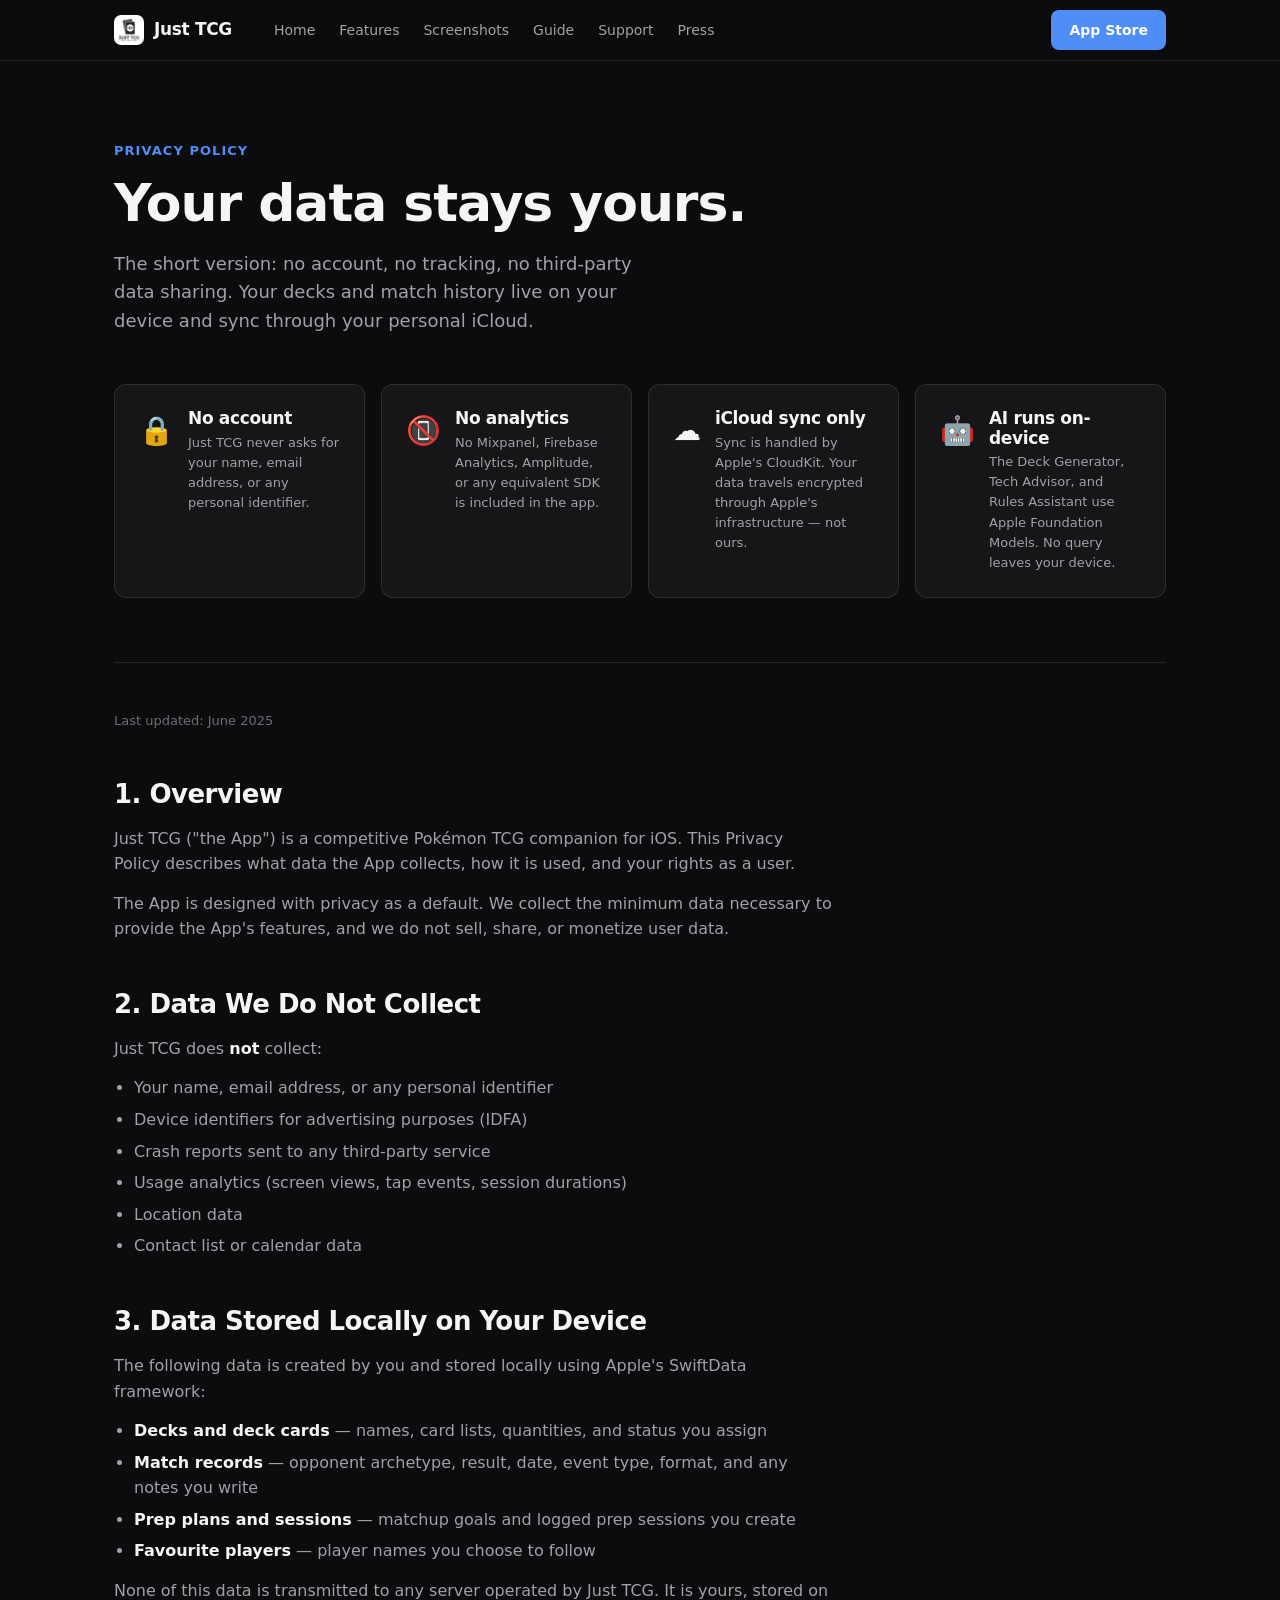
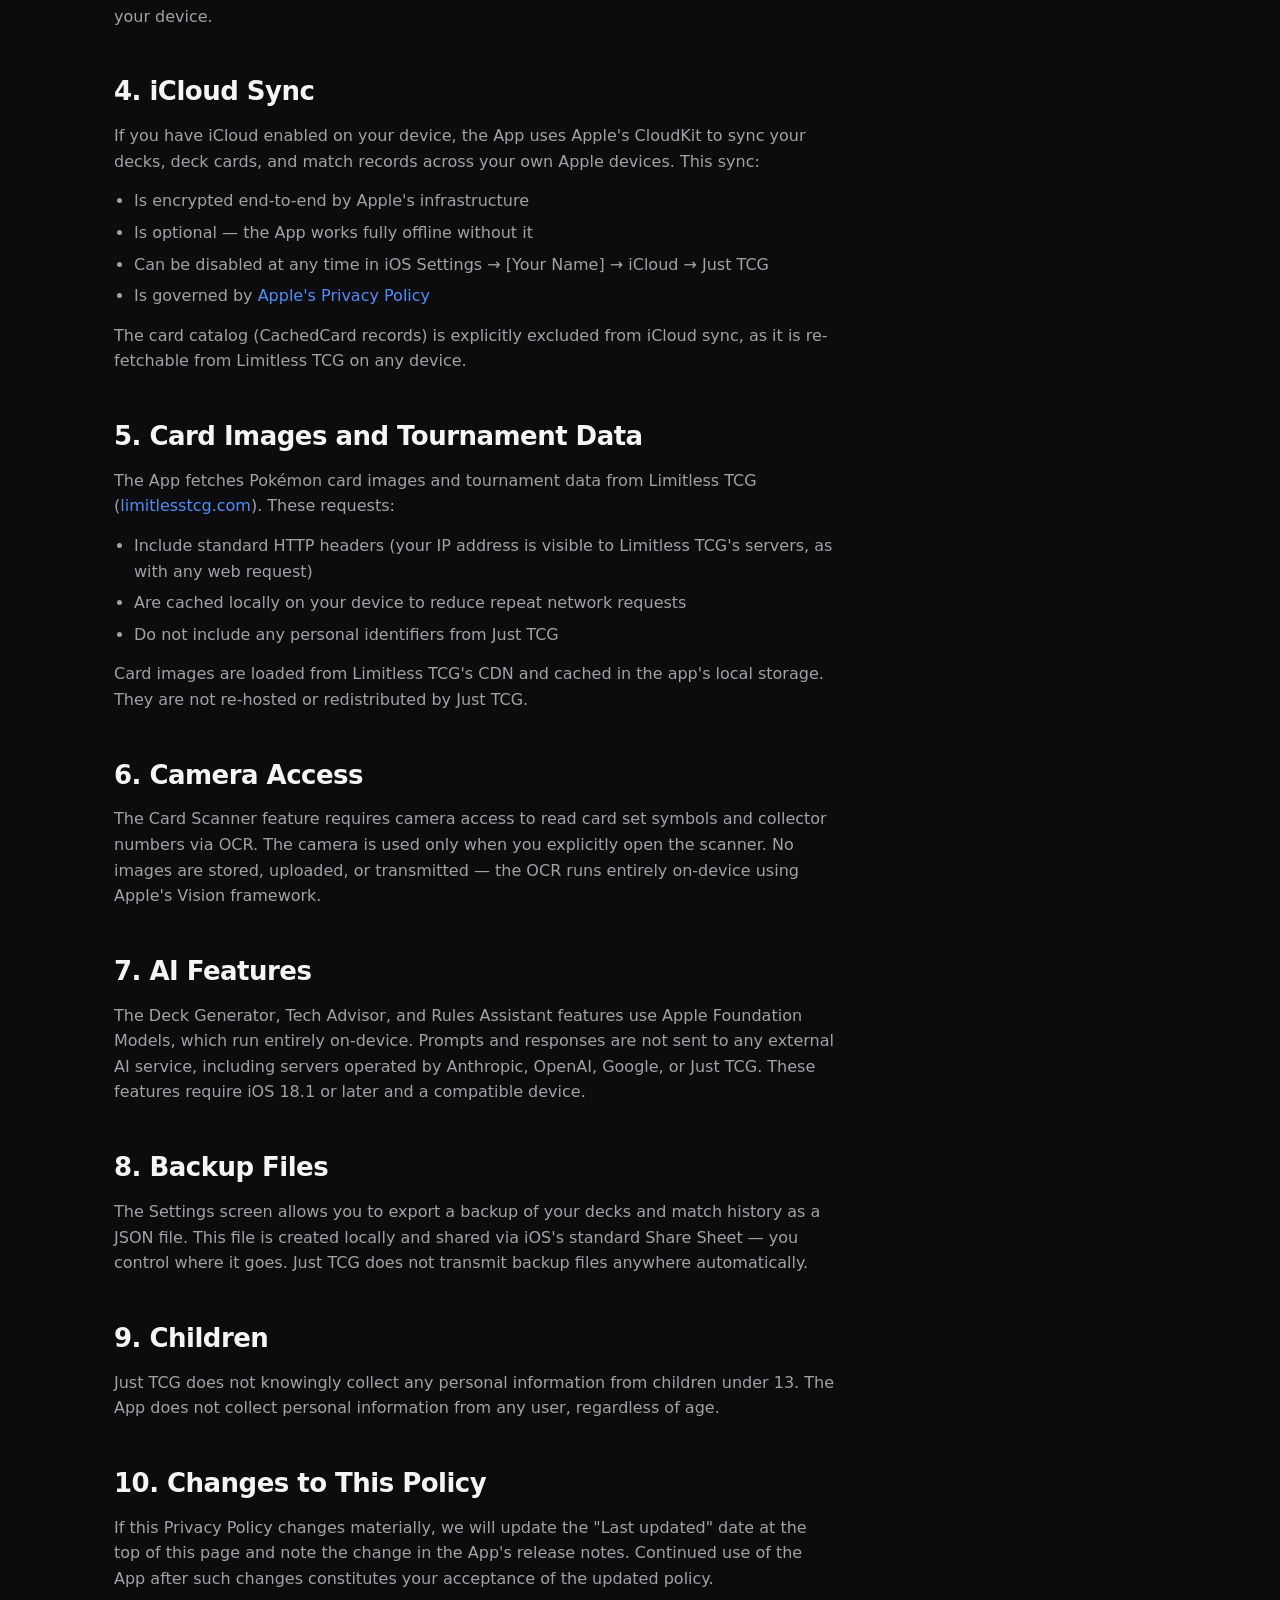
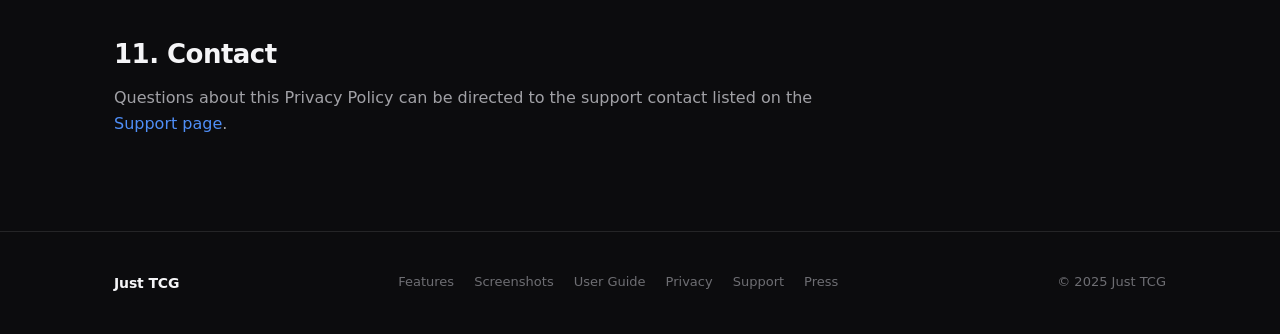
<file: docs/privacy.html>
<!DOCTYPE html>
<html lang="en">
<head>
  <meta charset="UTF-8">
  <meta name="viewport" content="width=device-width, initial-scale=1.0">
  <title>Privacy Policy — Just TCG</title>
  <meta name="description" content="Just TCG privacy policy. No account required, no analytics SDK, your data stays on your device.">
  <link rel="icon" type="image/png" href="assets/icon.png">
  <link rel="stylesheet" href="css/style.css">
</head>
<body>

<nav class="nav">
  <div class="nav-inner">
    <a class="nav-logo" href="index.html">
      <img src="assets/icon.png" alt="Just TCG icon">
      Just TCG
    </a>
    <div class="nav-links">
      <a href="index.html">Home</a>
      <a href="features.html">Features</a>
      <a href="screenshots.html">Screenshots</a>
      <a href="guide.html">Guide</a>
      <a href="support.html">Support</a>
      <a href="press.html">Press</a>
    </div>
    <div class="nav-cta">
      <a href="#" class="btn btn-primary">App Store</a>
    </div>
  </div>
</nav>

<section style="padding-top:80px;padding-bottom:80px;">
  <div class="container">

    <!-- Summary cards -->
    <div class="section-label">Privacy Policy</div>
    <h1 style="font-size:clamp(32px,5vw,52px);margin-bottom:16px;">Your data stays yours.</h1>
    <p style="font-size:18px;color:var(--text-secondary);max-width:560px;margin-bottom:48px;">The short version: no account, no tracking, no third-party data sharing. Your decks and match history live on your device and sync through your personal iCloud.</p>

    <div style="display:grid;grid-template-columns:repeat(auto-fit,minmax(220px,1fr));gap:16px;margin-bottom:64px;">
      <div class="card" style="display:flex;align-items:flex-start;gap:14px;">
        <span style="font-size:28px;flex-shrink:0;">🔒</span>
        <div>
          <h4 style="margin-bottom:4px;">No account</h4>
          <p style="font-size:13px;">Just TCG never asks for your name, email address, or any personal identifier.</p>
        </div>
      </div>
      <div class="card" style="display:flex;align-items:flex-start;gap:14px;">
        <span style="font-size:28px;flex-shrink:0;">📵</span>
        <div>
          <h4 style="margin-bottom:4px;">No analytics</h4>
          <p style="font-size:13px;">No Mixpanel, Firebase Analytics, Amplitude, or any equivalent SDK is included in the app.</p>
        </div>
      </div>
      <div class="card" style="display:flex;align-items:flex-start;gap:14px;">
        <span style="font-size:28px;flex-shrink:0;">☁️</span>
        <div>
          <h4 style="margin-bottom:4px;">iCloud sync only</h4>
          <p style="font-size:13px;">Sync is handled by Apple's CloudKit. Your data travels encrypted through Apple's infrastructure — not ours.</p>
        </div>
      </div>
      <div class="card" style="display:flex;align-items:flex-start;gap:14px;">
        <span style="font-size:28px;flex-shrink:0;">🤖</span>
        <div>
          <h4 style="margin-bottom:4px;">AI runs on-device</h4>
          <p style="font-size:13px;">The Deck Generator, Tech Advisor, and Rules Assistant use Apple Foundation Models. No query leaves your device.</p>
        </div>
      </div>
    </div>

    <!-- Full policy -->
    <div class="divider" style="margin-bottom:48px;"></div>

    <div class="prose">
      <p style="color:var(--text-tertiary);font-size:13px;">Last updated: June 2025</p>

      <h2>1. Overview</h2>
      <p>Just TCG ("the App") is a competitive Pokémon TCG companion for iOS. This Privacy Policy describes what data the App collects, how it is used, and your rights as a user.</p>
      <p>The App is designed with privacy as a default. We collect the minimum data necessary to provide the App's features, and we do not sell, share, or monetize user data.</p>

      <h2>2. Data We Do Not Collect</h2>
      <p>Just TCG does <strong>not</strong> collect:</p>
      <ul>
        <li>Your name, email address, or any personal identifier</li>
        <li>Device identifiers for advertising purposes (IDFA)</li>
        <li>Crash reports sent to any third-party service</li>
        <li>Usage analytics (screen views, tap events, session durations)</li>
        <li>Location data</li>
        <li>Contact list or calendar data</li>
      </ul>

      <h2>3. Data Stored Locally on Your Device</h2>
      <p>The following data is created by you and stored locally using Apple's SwiftData framework:</p>
      <ul>
        <li><strong>Decks and deck cards</strong> — names, card lists, quantities, and status you assign</li>
        <li><strong>Match records</strong> — opponent archetype, result, date, event type, format, and any notes you write</li>
        <li><strong>Prep plans and sessions</strong> — matchup goals and logged prep sessions you create</li>
        <li><strong>Favourite players</strong> — player names you choose to follow</li>
      </ul>
      <p>None of this data is transmitted to any server operated by Just TCG. It is yours, stored on your device.</p>

      <h2>4. iCloud Sync</h2>
      <p>If you have iCloud enabled on your device, the App uses Apple's CloudKit to sync your decks, deck cards, and match records across your own Apple devices. This sync:</p>
      <ul>
        <li>Is encrypted end-to-end by Apple's infrastructure</li>
        <li>Is optional — the App works fully offline without it</li>
        <li>Can be disabled at any time in iOS Settings → [Your Name] → iCloud → Just TCG</li>
        <li>Is governed by <a href="https://www.apple.com/legal/privacy/">Apple's Privacy Policy</a></li>
      </ul>
      <p>The card catalog (CachedCard records) is explicitly excluded from iCloud sync, as it is re-fetchable from Limitless TCG on any device.</p>

      <h2>5. Card Images and Tournament Data</h2>
      <p>The App fetches Pokémon card images and tournament data from Limitless TCG (<a href="https://limitlesstcg.com">limitlesstcg.com</a>). These requests:</p>
      <ul>
        <li>Include standard HTTP headers (your IP address is visible to Limitless TCG's servers, as with any web request)</li>
        <li>Are cached locally on your device to reduce repeat network requests</li>
        <li>Do not include any personal identifiers from Just TCG</li>
      </ul>
      <p>Card images are loaded from Limitless TCG's CDN and cached in the app's local storage. They are not re-hosted or redistributed by Just TCG.</p>

      <h2>6. Camera Access</h2>
      <p>The Card Scanner feature requires camera access to read card set symbols and collector numbers via OCR. The camera is used only when you explicitly open the scanner. No images are stored, uploaded, or transmitted — the OCR runs entirely on-device using Apple's Vision framework.</p>

      <h2>7. AI Features</h2>
      <p>The Deck Generator, Tech Advisor, and Rules Assistant features use Apple Foundation Models, which run entirely on-device. Prompts and responses are not sent to any external AI service, including servers operated by Anthropic, OpenAI, Google, or Just TCG. These features require iOS 18.1 or later and a compatible device.</p>

      <h2>8. Backup Files</h2>
      <p>The Settings screen allows you to export a backup of your decks and match history as a JSON file. This file is created locally and shared via iOS's standard Share Sheet — you control where it goes. Just TCG does not transmit backup files anywhere automatically.</p>

      <h2>9. Children</h2>
      <p>Just TCG does not knowingly collect any personal information from children under 13. The App does not collect personal information from any user, regardless of age.</p>

      <h2>10. Changes to This Policy</h2>
      <p>If this Privacy Policy changes materially, we will update the "Last updated" date at the top of this page and note the change in the App's release notes. Continued use of the App after such changes constitutes your acceptance of the updated policy.</p>

      <h2>11. Contact</h2>
      <p>Questions about this Privacy Policy can be directed to the support contact listed on the <a href="support.html">Support page</a>.</p>
    </div>

  </div>
</section>

<footer>
  <div class="footer-inner">
    <div class="footer-logo">Just TCG</div>
    <div class="footer-links">
      <a href="features.html">Features</a>
      <a href="screenshots.html">Screenshots</a>
      <a href="guide.html">User Guide</a>
      <a href="privacy.html">Privacy</a>
      <a href="support.html">Support</a>
      <a href="press.html">Press</a>
    </div>
    <div class="footer-copy">© 2025 Just TCG</div>
  </div>
</footer>

</body>
</html>
</file>
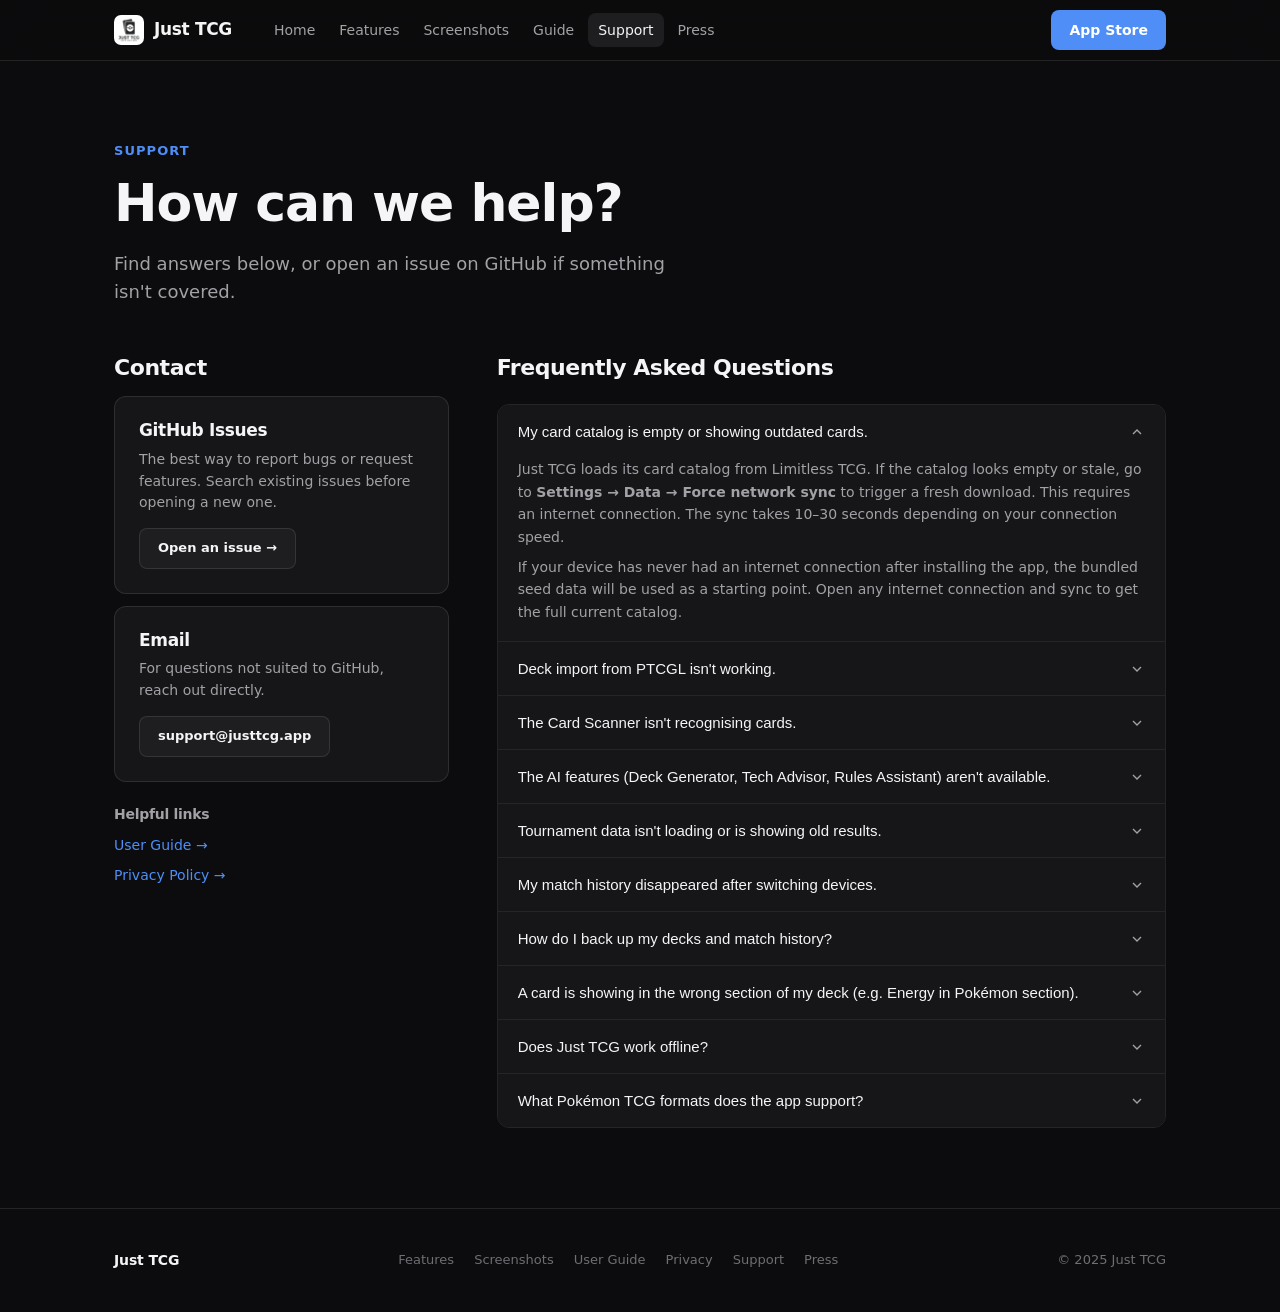
<file: docs/support.html>
<!DOCTYPE html>
<html lang="en">
<head>
  <meta charset="UTF-8">
  <meta name="viewport" content="width=device-width, initial-scale=1.0">
  <title>Support — Just TCG</title>
  <meta name="description" content="Get help with Just TCG. FAQ, troubleshooting steps, and contact information.">
  <link rel="icon" type="image/png" href="assets/icon.png">
  <link rel="stylesheet" href="css/style.css">
</head>
<body>

<nav class="nav">
  <div class="nav-inner">
    <a class="nav-logo" href="index.html">
      <img src="assets/icon.png" alt="Just TCG icon">
      Just TCG
    </a>
    <div class="nav-links">
      <a href="index.html">Home</a>
      <a href="features.html">Features</a>
      <a href="screenshots.html">Screenshots</a>
      <a href="guide.html">Guide</a>
      <a href="support.html" class="active">Support</a>
      <a href="press.html">Press</a>
    </div>
    <div class="nav-cta">
      <a href="#" class="btn btn-primary">App Store</a>
    </div>
  </div>
</nav>

<section style="padding-top:80px;padding-bottom:48px;">
  <div class="container">
    <div class="section-label">Support</div>
    <h1 style="font-size:clamp(32px,5vw,52px);margin-bottom:16px;">How can we help?</h1>
    <p style="font-size:18px;color:var(--text-secondary);max-width:560px;">Find answers below, or open an issue on GitHub if something isn't covered.</p>
  </div>
</section>

<section style="padding-top:0;">
  <div class="container" style="display:grid;grid-template-columns:1fr 2fr;gap:48px;align-items:flex-start;">

    <!-- Contact sidebar -->
    <div>
      <h3 style="margin-bottom:16px;">Contact</h3>
      <div class="card" style="margin-bottom:12px;">
        <h4 style="margin-bottom:8px;">GitHub Issues</h4>
        <p style="font-size:14px;">The best way to report bugs or request features. Search existing issues before opening a new one.</p>
        <a href="#" class="btn btn-secondary" style="margin-top:14px;font-size:13px;">Open an issue →</a>
      </div>
      <div class="card">
        <h4 style="margin-bottom:8px;">Email</h4>
        <p style="font-size:14px;">For questions not suited to GitHub, reach out directly.</p>
        <a href="mailto:support@justtcg.app" class="btn btn-secondary" style="margin-top:14px;font-size:13px;">support@justtcg.app</a>
      </div>

      <div style="margin-top:24px;">
        <h4 style="margin-bottom:12px;font-size:14px;color:var(--text-secondary);">Helpful links</h4>
        <div style="display:flex;flex-direction:column;gap:8px;">
          <a href="guide.html" style="font-size:14px;color:var(--accent);">User Guide →</a>
          <a href="privacy.html" style="font-size:14px;color:var(--accent);">Privacy Policy →</a>
        </div>
      </div>
    </div>

    <!-- FAQ -->
    <div>
      <h3 style="margin-bottom:24px;">Frequently Asked Questions</h3>

      <div class="accordion" id="faq">

        <div class="accordion-item open">
          <button class="accordion-header" onclick="toggleAccordion(this)">
            My card catalog is empty or showing outdated cards.
            <svg class="chevron" viewBox="0 0 24 24"><polyline points="6 9 12 15 18 9"/></svg>
          </button>
          <div class="accordion-body">
            <p>Just TCG loads its card catalog from Limitless TCG. If the catalog looks empty or stale, go to <strong>Settings → Data → Force network sync</strong> to trigger a fresh download. This requires an internet connection. The sync takes 10–30 seconds depending on your connection speed.</p>
            <p style="margin-top:8px;">If your device has never had an internet connection after installing the app, the bundled seed data will be used as a starting point. Open any internet connection and sync to get the full current catalog.</p>
          </div>
        </div>

        <div class="accordion-item">
          <button class="accordion-header" onclick="toggleAccordion(this)">
            Deck import from PTCGL isn't working.
            <svg class="chevron" viewBox="0 0 24 24"><polyline points="6 9 12 15 18 9"/></svg>
          </button>
          <div class="accordion-body">
            <p>The import expects the standard PTCGL copy-paste format. Make sure you copy the full list from PTCGL (Deck Details → Export → Copy to Clipboard). The list should start with <code style="font-size:12px;background:var(--surface-2);padding:1px 5px;border-radius:4px;">Pokémon: X</code> and include quantity, name, set code, and collector number for each card.</p>
            <p style="margin-top:8px;">If a card can't be matched automatically, an unmatched card swap sheet will appear so you can pick the correct version manually. Basic Energy cards sometimes use non-standard formatting — the swap sheet handles those too.</p>
          </div>
        </div>

        <div class="accordion-item">
          <button class="accordion-header" onclick="toggleAccordion(this)">
            The Card Scanner isn't recognising cards.
            <svg class="chevron" viewBox="0 0 24 24"><polyline points="6 9 12 15 18 9"/></svg>
          </button>
          <div class="accordion-body">
            <p>For best results: hold the card steady, ensure the set symbol (bottom left of the card) and collector number (bottom right) are both fully visible and in focus. Good lighting without glare makes a significant difference.</p>
            <p style="margin-top:8px;">The scanner reads the collector number and set code printed at the bottom of the card — not the card illustration or name. Holographic foil cards sometimes cause glare; try tilting the card slightly to reduce reflection.</p>
          </div>
        </div>

        <div class="accordion-item">
          <button class="accordion-header" onclick="toggleAccordion(this)">
            The AI features (Deck Generator, Tech Advisor, Rules Assistant) aren't available.
            <svg class="chevron" viewBox="0 0 24 24"><polyline points="6 9 12 15 18 9"/></svg>
          </button>
          <div class="accordion-body">
            <p>AI features require <strong>iOS 18.1 or later</strong> and a device with an A17 Pro chip or later (iPhone 15 Pro, iPhone 16 family, and newer). On devices that don't meet these requirements, the AI features are hidden.</p>
            <p style="margin-top:8px;">If your device meets the requirements but features still don't appear, ensure that Apple Intelligence is enabled in Settings → Apple Intelligence &amp; Siri.</p>
          </div>
        </div>

        <div class="accordion-item">
          <button class="accordion-header" onclick="toggleAccordion(this)">
            Tournament data isn't loading or is showing old results.
            <svg class="chevron" viewBox="0 0 24 24"><polyline points="6 9 12 15 18 9"/></svg>
          </button>
          <div class="accordion-body">
            <p>Tournament data is fetched live from Limitless TCG when you open the Tournaments tab, then cached for up to 1 hour. If you're seeing older data, pull down on the tournament list to force a refresh.</p>
            <p style="margin-top:8px;">If the refresh fails, an error banner will appear. Check your internet connection. If Limitless TCG is experiencing downtime, the cached data will be shown until the service recovers. Just TCG is not affiliated with Limitless TCG.</p>
          </div>
        </div>

        <div class="accordion-item">
          <button class="accordion-header" onclick="toggleAccordion(this)">
            My match history disappeared after switching devices.
            <svg class="chevron" viewBox="0 0 24 24"><polyline points="6 9 12 15 18 9"/></svg>
          </button>
          <div class="accordion-body">
            <p>Match history syncs across devices via iCloud. Check the following:</p>
            <ul style="font-size:14px;color:var(--text-secondary);margin-top:8px;padding-left:18px;">
              <li>Both devices are signed into the same Apple ID</li>
              <li>iCloud is enabled for Just TCG on both devices (Settings → [Your Name] → iCloud)</li>
              <li>The new device has had a few minutes to sync after first launch</li>
            </ul>
            <p style="margin-top:8px;">If sync doesn't recover your data, use a backup exported from Settings → Export Backup on your original device, then import it on the new device via Settings → Import Backup.</p>
          </div>
        </div>

        <div class="accordion-item">
          <button class="accordion-header" onclick="toggleAccordion(this)">
            How do I back up my decks and match history?
            <svg class="chevron" viewBox="0 0 24 24"><polyline points="6 9 12 15 18 9"/></svg>
          </button>
          <div class="accordion-body">
            <p>Go to <strong>Settings → Data → Export Backup</strong>. This creates a JSON file containing all your decks and match history. Share it to Files, AirDrop, or any other destination using the iOS Share Sheet.</p>
            <p style="margin-top:8px;">To restore, go to <strong>Settings → Data → Import Backup</strong> and select the file. Decks that already exist on the device will be skipped to prevent duplicates.</p>
          </div>
        </div>

        <div class="accordion-item">
          <button class="accordion-header" onclick="toggleAccordion(this)">
            A card is showing in the wrong section of my deck (e.g. Energy in Pokémon section).
            <svg class="chevron" viewBox="0 0 24 24"><polyline points="6 9 12 15 18 9"/></svg>
          </button>
          <div class="accordion-body">
            <p>Card sectioning is determined by the card's subtype in the local catalog. If a card appears in the wrong section, it may have incomplete or incorrect catalog data. Try forcing a card cache sync via <strong>Settings → Developer → Force network sync</strong> (visible in the release build as Force network sync under Data).</p>
            <p style="margin-top:8px;">If the problem persists after syncing, please open a GitHub issue with the card's name, set code, and collector number so we can investigate the catalog entry.</p>
          </div>
        </div>

        <div class="accordion-item">
          <button class="accordion-header" onclick="toggleAccordion(this)">
            Does Just TCG work offline?
            <svg class="chevron" viewBox="0 0 24 24"><polyline points="6 9 12 15 18 9"/></svg>
          </button>
          <div class="accordion-body">
            <p>Yes. Deck building and match logging work completely offline using the locally cached card data. Analytics are also computed entirely from your local match records.</p>
            <p style="margin-top:8px;">Features that require a connection: card catalog refresh, tournament feed, and fetching new deck list data. These will show cached data when offline and refresh when connectivity returns.</p>
          </div>
        </div>

        <div class="accordion-item">
          <button class="accordion-header" onclick="toggleAccordion(this)">
            What Pokémon TCG formats does the app support?
            <svg class="chevron" viewBox="0 0 24 24"><polyline points="6 9 12 15 18 9"/></svg>
          </button>
          <div class="accordion-body">
            <p>Just TCG supports the <strong>Standard format</strong> only. The card catalog, deck legality validation, and tournament data are all specific to Standard. Expanded and Pocket formats are not currently supported.</p>
          </div>
        </div>

      </div>
    </div>

  </div>
</section>

<footer>
  <div class="footer-inner">
    <div class="footer-logo">Just TCG</div>
    <div class="footer-links">
      <a href="features.html">Features</a>
      <a href="screenshots.html">Screenshots</a>
      <a href="guide.html">User Guide</a>
      <a href="privacy.html">Privacy</a>
      <a href="support.html">Support</a>
      <a href="press.html">Press</a>
    </div>
    <div class="footer-copy">© 2025 Just TCG</div>
  </div>
</footer>

<script>
function toggleAccordion(btn) {
  const item = btn.closest('.accordion-item');
  const isOpen = item.classList.contains('open');
  document.querySelectorAll('.accordion-item.open').forEach(el => el.classList.remove('open'));
  if (!isOpen) item.classList.add('open');
}
</script>

</body>
</html>
</file>
<file: docs/css/style.css>
:root {
  --bg: #0C0C0E;
  --surface: #161618;
  --surface-2: #1E1E20;
  --border: rgba(255, 255, 255, 0.10);
  --accent: #4F8EF7;
  --accent-dark: #3A7BEB;
  --text: #F5F5F7;
  --text-secondary: #A1A1A6;
  --text-tertiary: #6E6E73;
  --success: #34C759;
  --warning: #FF9F0A;
  --danger: #FF3B30;
  --radius: 12px;
  --radius-sm: 8px;
  --radius-lg: 20px;
  --max-width: 1100px;
}

*, *::before, *::after { box-sizing: border-box; margin: 0; padding: 0; }

html { scroll-behavior: smooth; }

body {
  background: var(--bg);
  color: var(--text);
  font-family: -apple-system, BlinkMacSystemFont, 'SF Pro Display', 'Segoe UI', system-ui, sans-serif;
  font-size: 16px;
  line-height: 1.6;
  -webkit-font-smoothing: antialiased;
}

a { color: var(--accent); text-decoration: none; }
a:hover { color: var(--text); }

img { max-width: 100%; display: block; }

/* ── NAV ── */

.nav {
  position: sticky;
  top: 0;
  z-index: 100;
  background: rgba(12, 12, 14, 0.85);
  backdrop-filter: blur(20px);
  -webkit-backdrop-filter: blur(20px);
  border-bottom: 1px solid var(--border);
}

.nav-inner {
  max-width: var(--max-width);
  margin: 0 auto;
  padding: 0 24px;
  height: 60px;
  display: flex;
  align-items: center;
  gap: 32px;
}

.nav-logo {
  display: flex;
  align-items: center;
  gap: 10px;
  color: var(--text);
  font-weight: 700;
  font-size: 17px;
  letter-spacing: -0.02em;
  flex-shrink: 0;
}

.nav-logo img {
  width: 30px;
  height: 30px;
  border-radius: 7px;
}

.nav-links {
  display: flex;
  gap: 4px;
  flex: 1;
}

.nav-links a {
  color: var(--text-secondary);
  font-size: 14px;
  font-weight: 500;
  padding: 6px 10px;
  border-radius: var(--radius-sm);
  transition: color 0.15s, background 0.15s;
}

.nav-links a:hover, .nav-links a.active {
  color: var(--text);
  background: var(--surface-2);
}

.nav-cta {
  margin-left: auto;
}

.btn {
  display: inline-flex;
  align-items: center;
  gap: 8px;
  padding: 9px 18px;
  border-radius: var(--radius-sm);
  font-size: 14px;
  font-weight: 600;
  cursor: pointer;
  border: none;
  transition: opacity 0.15s, transform 0.1s;
  text-decoration: none;
}

.btn:hover { opacity: 0.85; }
.btn:active { transform: scale(0.98); }

.btn-primary {
  background: var(--accent);
  color: #fff;
}

.btn-secondary {
  background: var(--surface-2);
  color: var(--text);
  border: 1px solid var(--border);
}

/* ── LAYOUT ── */

.container {
  max-width: var(--max-width);
  margin: 0 auto;
  padding: 0 24px;
}

section { padding: 80px 0; }

.section-label {
  font-size: 13px;
  font-weight: 600;
  letter-spacing: 0.08em;
  text-transform: uppercase;
  color: var(--accent);
  margin-bottom: 12px;
}

h1, h2, h3, h4 {
  line-height: 1.15;
  letter-spacing: -0.02em;
  color: var(--text);
}

h1 { font-size: clamp(40px, 6vw, 64px); font-weight: 700; }
h2 { font-size: clamp(28px, 4vw, 42px); font-weight: 700; }
h3 { font-size: 22px; font-weight: 600; }
h4 { font-size: 17px; font-weight: 600; }

p { color: var(--text-secondary); }
p + p { margin-top: 12px; }

.text-center { text-align: center; }

/* ── HERO ── */

.hero {
  padding: 100px 0 80px;
  text-align: center;
}

.hero-badge {
  display: inline-flex;
  align-items: center;
  gap: 6px;
  padding: 5px 12px;
  border-radius: 999px;
  border: 1px solid var(--border);
  background: var(--surface);
  font-size: 13px;
  color: var(--text-secondary);
  margin-bottom: 28px;
}

.hero h1 { margin-bottom: 20px; }

.hero-sub {
  font-size: 20px;
  color: var(--text-secondary);
  max-width: 540px;
  margin: 0 auto 36px;
}

.hero-actions {
  display: flex;
  gap: 12px;
  justify-content: center;
  flex-wrap: wrap;
}

/* ── PHONE MOCKUP ── */

.phone-wrap {
  display: flex;
  justify-content: center;
  margin: 64px auto 0;
  gap: 20px;
  flex-wrap: wrap;
}

.phone {
  width: 220px;
  height: 440px;
  background: var(--surface);
  border: 1.5px solid var(--border);
  border-radius: 36px;
  overflow: hidden;
  position: relative;
  flex-shrink: 0;
  box-shadow: 0 30px 80px rgba(0,0,0,0.6), 0 0 0 1px rgba(255,255,255,0.05);
}

.phone-screenshot {
  width: 200px;
  flex-shrink: 0;
  border-radius: 36px;
  overflow: hidden;
  border: 1.5px solid rgba(255,255,255,0.08);
  box-shadow: 0 30px 80px rgba(0,0,0,0.6), 0 0 0 1px rgba(255,255,255,0.05);
  align-self: center;
  transform: scale(0.88) translateY(20px);
  opacity: 0.7;
  transition: transform 0.2s, opacity 0.2s;
}

.phone-screenshot--center {
  transform: scale(1);
  opacity: 1;
  z-index: 1;
}

.phone-screenshot img {
  display: block;
  width: 100%;
  height: auto;
}

.phone-notch {
  position: absolute;
  top: 0;
  left: 50%;
  transform: translateX(-50%);
  width: 100px;
  height: 28px;
  background: var(--bg);
  border-radius: 0 0 16px 16px;
  z-index: 2;
}

.phone-screen {
  position: absolute;
  inset: 0;
  padding: 36px 0 0;
  display: flex;
  flex-direction: column;
}

.phone-screen-header {
  padding: 8px 16px 4px;
  font-size: 18px;
  font-weight: 700;
  letter-spacing: -0.02em;
  color: var(--text);
  flex-shrink: 0;
}

.phone-screen-content {
  flex: 1;
  overflow: hidden;
  padding: 8px 12px;
  display: flex;
  flex-direction: column;
  gap: 6px;
}

.mock-card {
  background: var(--surface-2);
  border-radius: 10px;
  padding: 10px 12px;
  border: 1px solid var(--border);
}

.mock-card-title {
  font-size: 11px;
  font-weight: 600;
  color: var(--text);
  margin-bottom: 4px;
}

.mock-card-sub {
  font-size: 10px;
  color: var(--text-secondary);
}

.mock-stat {
  display: flex;
  justify-content: space-between;
  align-items: center;
  padding: 6px 0;
  border-bottom: 1px solid var(--border);
  font-size: 10px;
}

.mock-stat:last-child { border-bottom: none; }

.mock-stat-label { color: var(--text-secondary); }

.mock-stat-win { color: var(--success); font-weight: 600; }
.mock-stat-loss { color: var(--danger); font-weight: 600; }

.mock-bar {
  height: 4px;
  background: var(--border);
  border-radius: 2px;
  margin-top: 4px;
  overflow: hidden;
}

.mock-bar-fill {
  height: 100%;
  background: var(--accent);
  border-radius: 2px;
}

.phone-tab-bar {
  height: 54px;
  background: var(--surface);
  border-top: 1px solid var(--border);
  display: flex;
  align-items: center;
  justify-content: space-around;
  padding: 0 8px;
  flex-shrink: 0;
}

.tab-icon {
  width: 22px;
  height: 22px;
  border-radius: 4px;
  background: var(--border);
  position: relative;
}

.tab-icon.active { background: var(--accent); }

/* ── CARDS / GRIDS ── */

.card {
  background: var(--surface);
  border: 1px solid var(--border);
  border-radius: var(--radius);
  padding: 24px;
  transition: border-color 0.2s, background 0.2s;
}

.card:hover {
  border-color: rgba(79, 142, 247, 0.3);
  background: var(--surface-2);
}

.feature-grid {
  display: grid;
  grid-template-columns: repeat(auto-fill, minmax(280px, 1fr));
  gap: 16px;
}

.feature-icon {
  width: 44px;
  height: 44px;
  border-radius: 12px;
  background: rgba(79, 142, 247, 0.12);
  display: flex;
  align-items: center;
  justify-content: center;
  font-size: 20px;
  margin-bottom: 16px;
  flex-shrink: 0;
}

.feature-icon svg {
  width: 22px;
  height: 22px;
  stroke: var(--accent);
  fill: none;
  stroke-width: 1.75;
  stroke-linecap: round;
  stroke-linejoin: round;
}

.card h3 { margin-bottom: 8px; font-size: 17px; }
.card p { font-size: 14px; line-height: 1.55; }

/* ── STATS ROW ── */

.stats-row {
  display: grid;
  grid-template-columns: repeat(auto-fit, minmax(160px, 1fr));
  gap: 1px;
  background: var(--border);
  border: 1px solid var(--border);
  border-radius: var(--radius);
  overflow: hidden;
}

.stat-item {
  background: var(--surface);
  padding: 28px 24px;
  text-align: center;
}

.stat-num {
  font-size: 36px;
  font-weight: 700;
  letter-spacing: -0.03em;
  color: var(--text);
  line-height: 1;
}

.stat-label {
  font-size: 13px;
  color: var(--text-secondary);
  margin-top: 6px;
}

/* ── DIVIDER ── */

.divider {
  height: 1px;
  background: var(--border);
  margin: 0;
}

/* ── PILL TAGS ── */

.tag {
  display: inline-flex;
  align-items: center;
  padding: 3px 10px;
  border-radius: 999px;
  font-size: 12px;
  font-weight: 500;
  background: var(--surface-2);
  color: var(--text-secondary);
  border: 1px solid var(--border);
}

.tag-accent {
  background: rgba(79, 142, 247, 0.15);
  color: var(--accent);
  border-color: rgba(79, 142, 247, 0.25);
}

/* ── PROSE (privacy/guide pages) ── */

.prose {
  max-width: 720px;
}

.prose h2 { font-size: 26px; margin: 48px 0 16px; }
.prose h3 { font-size: 19px; margin: 32px 0 10px; }
.prose p { color: var(--text-secondary); margin-bottom: 14px; }
.prose ul, .prose ol { color: var(--text-secondary); padding-left: 20px; margin-bottom: 14px; }
.prose li { margin-bottom: 6px; }
.prose strong { color: var(--text); font-weight: 600; }
.prose a { color: var(--accent); }

/* ── ACCORDION (support) ── */

.accordion { border: 1px solid var(--border); border-radius: var(--radius); overflow: hidden; }

.accordion-item { border-bottom: 1px solid var(--border); }
.accordion-item:last-child { border-bottom: none; }

.accordion-header {
  width: 100%;
  background: var(--surface);
  border: none;
  padding: 18px 20px;
  text-align: left;
  cursor: pointer;
  display: flex;
  justify-content: space-between;
  align-items: center;
  gap: 12px;
  font-size: 15px;
  font-weight: 500;
  color: var(--text);
  transition: background 0.15s;
}

.accordion-header:hover { background: var(--surface-2); }

.accordion-header .chevron {
  width: 16px;
  height: 16px;
  stroke: var(--text-secondary);
  fill: none;
  stroke-width: 2;
  flex-shrink: 0;
  transition: transform 0.2s;
}

.accordion-item.open .chevron { transform: rotate(180deg); }

.accordion-body {
  display: none;
  padding: 0 20px 18px;
  background: var(--surface);
}

.accordion-body p { font-size: 14px; line-height: 1.6; }

.accordion-item.open .accordion-body { display: block; }

/* ── SCREENSHOT GALLERY ── */

.screenshot-grid {
  display: grid;
  grid-template-columns: repeat(auto-fill, minmax(200px, 1fr));
  gap: 24px;
}

.screenshot-item { text-align: center; }

.screenshot-item .phone { margin: 0 auto; }

.screenshot-caption {
  margin-top: 12px;
  font-size: 13px;
  color: var(--text-secondary);
  font-weight: 500;
}

/* ── PRESS ── */

.press-asset {
  display: flex;
  align-items: center;
  gap: 16px;
  padding: 16px;
  background: var(--surface);
  border: 1px solid var(--border);
  border-radius: var(--radius);
}

.press-asset-preview {
  width: 60px;
  height: 60px;
  border-radius: 14px;
  overflow: hidden;
  flex-shrink: 0;
  background: var(--surface-2);
  display: flex;
  align-items: center;
  justify-content: center;
}

/* ── GUIDE ── */

.guide-nav {
  position: sticky;
  top: 60px;
  width: 220px;
  flex-shrink: 0;
  align-self: flex-start;
  padding: 24px 0;
}

.guide-nav a {
  display: block;
  padding: 7px 12px;
  border-radius: var(--radius-sm);
  font-size: 14px;
  color: var(--text-secondary);
  font-weight: 500;
  transition: background 0.15s, color 0.15s;
}

.guide-nav a:hover, .guide-nav a.active {
  background: var(--surface-2);
  color: var(--text);
}

.guide-layout {
  display: flex;
  gap: 48px;
  align-items: flex-start;
}

.guide-content { flex: 1; min-width: 0; }

/* ── FOOTER ── */

footer {
  border-top: 1px solid var(--border);
  padding: 40px 0;
}

.footer-inner {
  max-width: var(--max-width);
  margin: 0 auto;
  padding: 0 24px;
  display: flex;
  gap: 24px;
  align-items: center;
  justify-content: space-between;
  flex-wrap: wrap;
}

.footer-logo {
  font-size: 14px;
  font-weight: 700;
  color: var(--text);
  letter-spacing: -0.01em;
}

.footer-links {
  display: flex;
  gap: 20px;
  flex-wrap: wrap;
}

.footer-links a {
  font-size: 13px;
  color: var(--text-tertiary);
  transition: color 0.15s;
}

.footer-links a:hover { color: var(--text); }

.footer-copy {
  font-size: 13px;
  color: var(--text-tertiary);
}

/* ── RESPONSIVE ── */

@media (max-width: 768px) {
  section { padding: 60px 0; }

  .nav-links { display: none; }

  .guide-layout { flex-direction: column; }
  .guide-nav { position: static; width: 100%; padding: 0 0 16px; }

  .phone-wrap .phone:not(:first-child) { display: none; }
  .phone-wrap .phone-screenshot:not(.phone-screenshot--center) { display: none; }
  .phone-screenshot--center { transform: scale(1); opacity: 1; }

  .stats-row { grid-template-columns: 1fr 1fr; }
}

@media (max-width: 480px) {
  .container { padding: 0 16px; }
  h1 { font-size: 34px; }
  h2 { font-size: 26px; }
  .hero { padding: 64px 0 48px; }
}
</file>
